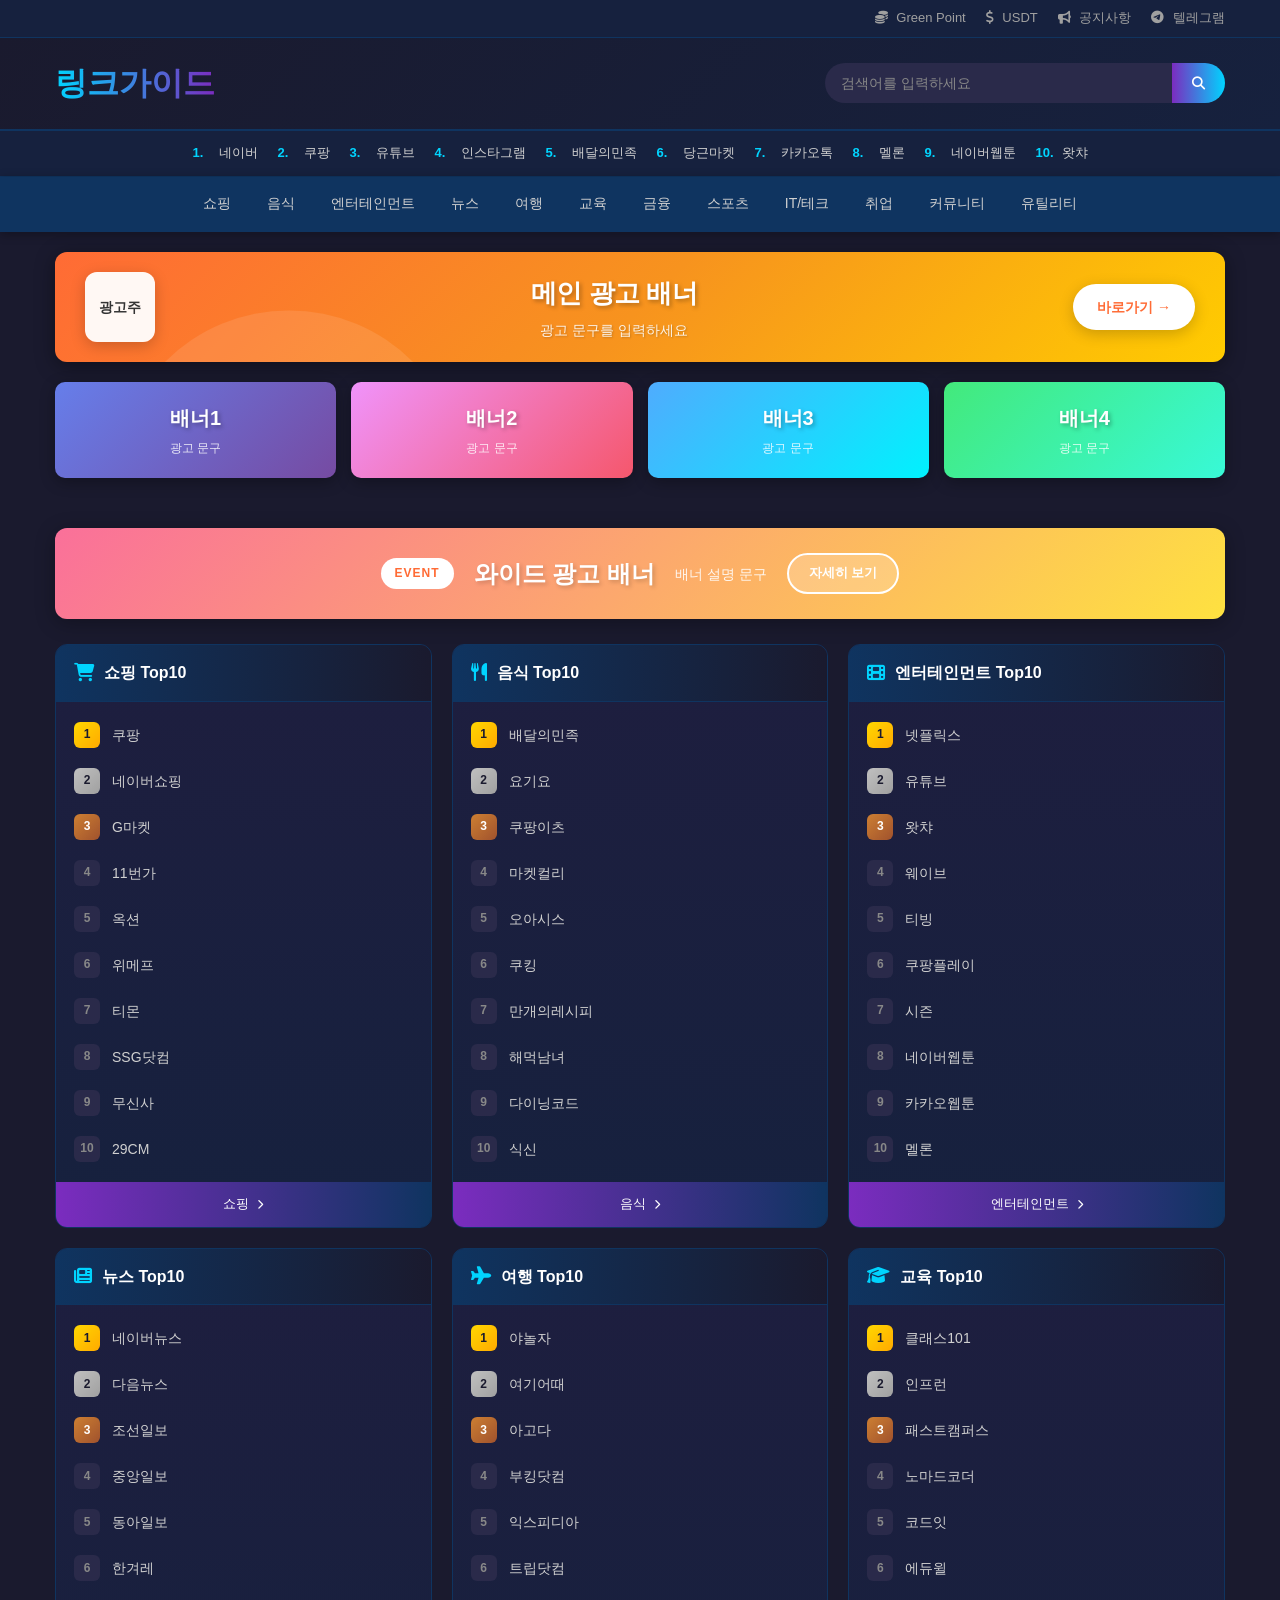
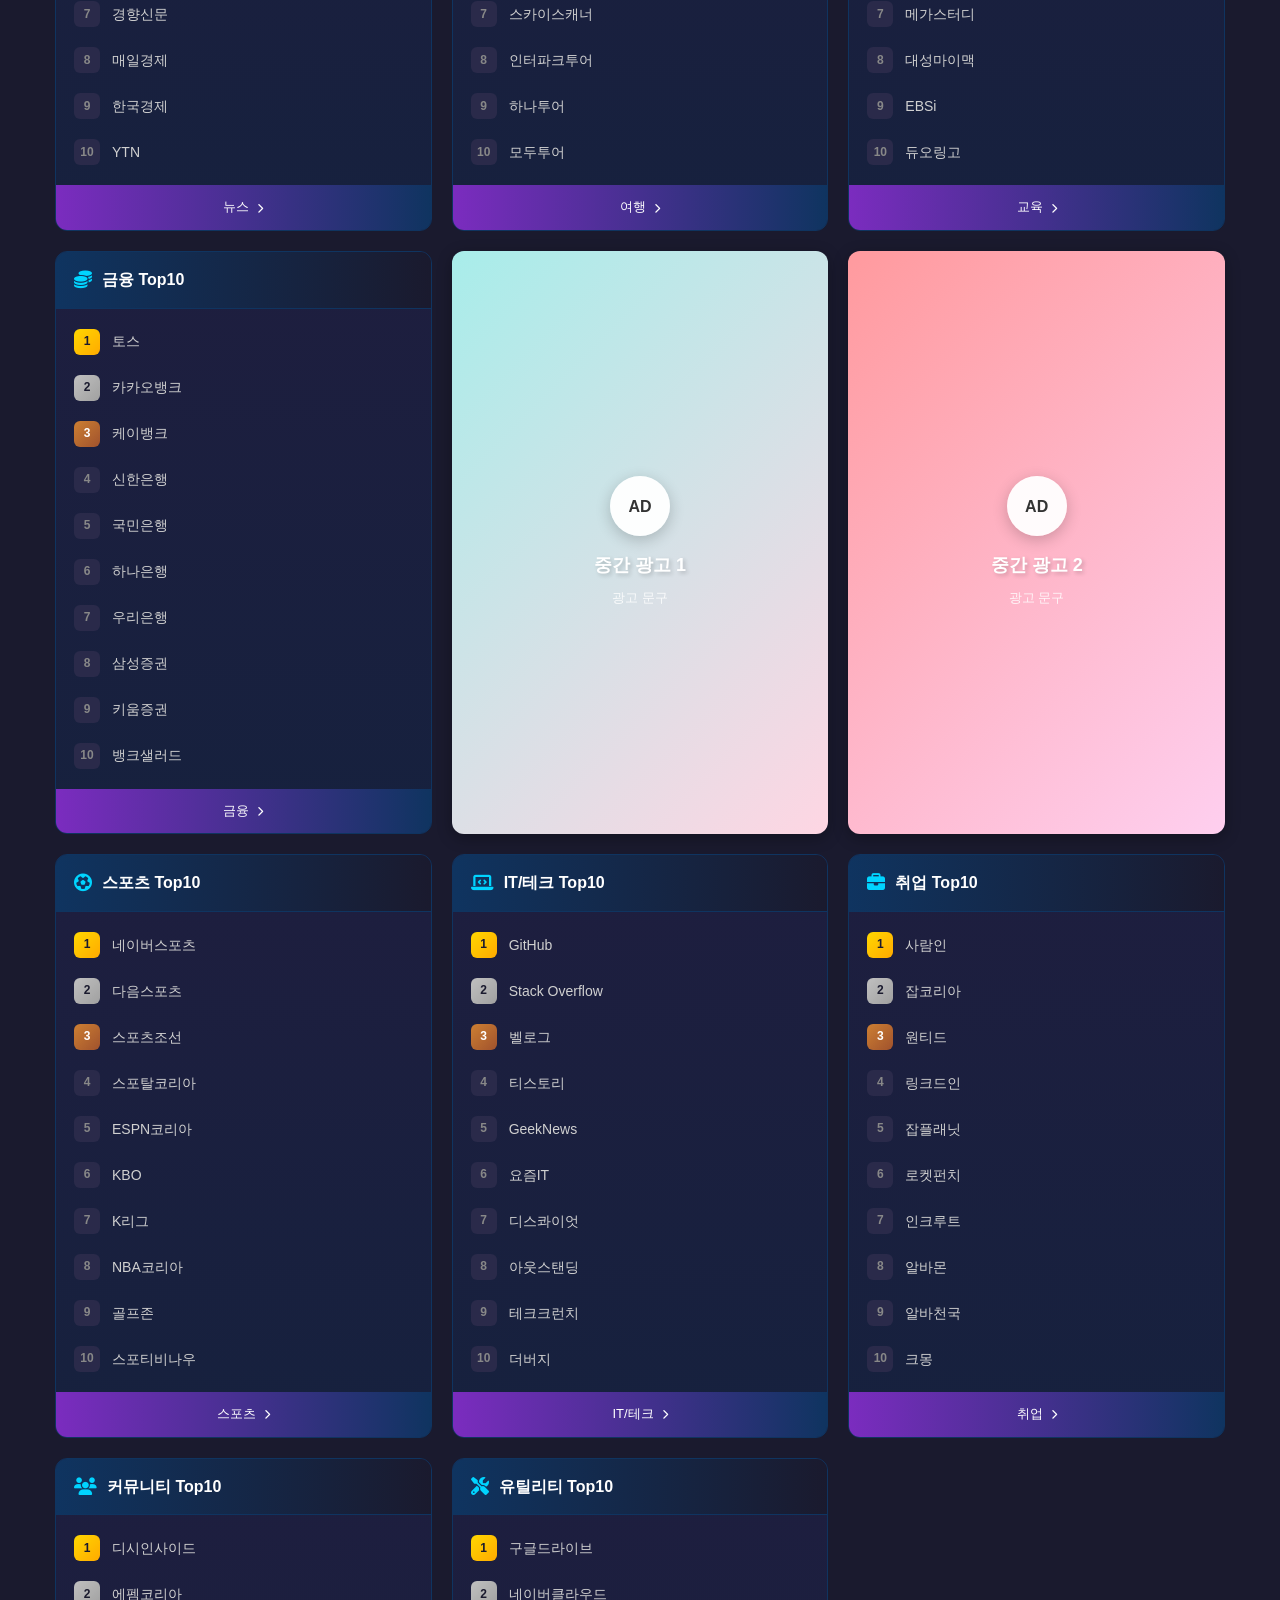
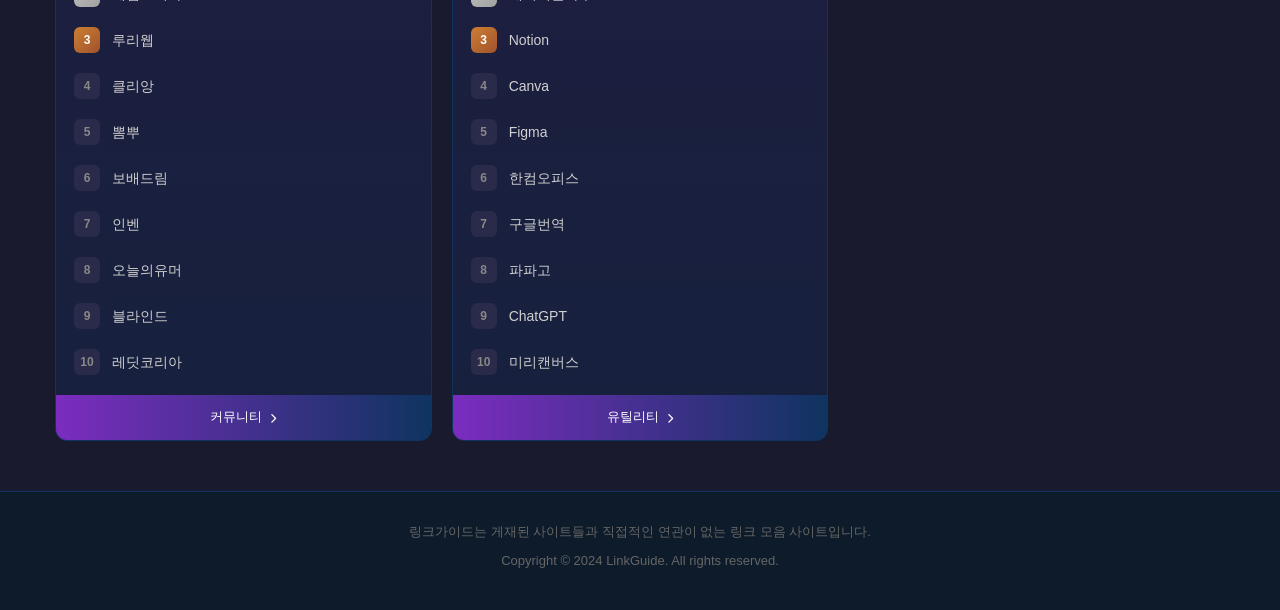
<file: index.html>
<!DOCTYPE html>
<html lang="ko">
<head>
    <meta charset="UTF-8">
    <meta name="viewport" content="width=device-width, initial-scale=1.0">
    <title>링크가이드 - 유용한 사이트 모음</title>
    <link rel="stylesheet" href="style.css">
    <link href="https://cdnjs.cloudflare.com/ajax/libs/font-awesome/6.4.0/css/all.min.css" rel="stylesheet">
</head>
<body>
    <!-- 상단 알림바 -->
    <div class="top-bar">
        <div class="container">
            <a href="green-point.html" class="top-link"><i class="fas fa-coins"></i> Green Point</a>
            <a href="usdt-sunpump.html" class="top-link"><i class="fas fa-dollar-sign"></i> USDT</a>
            <a href="#" class="top-link"><i class="fas fa-bullhorn"></i> 공지사항</a>
            <a href="https://t.me/GreenPoint_GRP" class="top-link" target="_blank" rel="noopener"><i class="fab fa-telegram"></i> 텔레그램</a>
        </div>
    </div>

    <!-- 헤더 -->
    <header class="header">
        <div class="container">
            <div class="logo">
                <a href="#">링크가이드</a>
            </div>
            <div class="search-box">
                <input type="text" placeholder="검색어를 입력하세요">
                <button><i class="fas fa-search"></i></button>
            </div>
        </div>
    </header>

    <!-- 인기 검색어 -->
    <div class="popular-keywords">
        <div class="container">
            <ol class="keyword-list">
                <li><a href="#">네이버</a></li>
                <li><a href="#">쿠팡</a></li>
                <li><a href="#">유튜브</a></li>
                <li><a href="#">인스타그램</a></li>
                <li><a href="#">배달의민족</a></li>
                <li><a href="#">당근마켓</a></li>
                <li><a href="#">카카오톡</a></li>
                <li><a href="#">멜론</a></li>
                <li><a href="#">네이버웹툰</a></li>
                <li><a href="#">왓챠</a></li>
            </ol>
        </div>
    </div>

    <!-- 네비게이션 -->
    <nav class="main-nav">
        <div class="container">
            <ul class="nav-list">
                <li><a href="#shopping" class="active">쇼핑</a></li>
                <li><a href="#food">음식</a></li>
                <li><a href="#entertainment">엔터테인먼트</a></li>
                <li><a href="#news">뉴스</a></li>
                <li><a href="#travel">여행</a></li>
                <li><a href="#education">교육</a></li>
                <li><a href="#finance">금융</a></li>
                <li><a href="#sports">스포츠</a></li>
                <li><a href="#tech">IT/테크</a></li>
                <li><a href="#jobs">취업</a></li>
                <li><a href="#community">커뮤니티</a></li>
                <li><a href="#utilities">유틸리티</a></li>
            </ul>
        </div>
    </nav>

    <!-- 메인 광고 배너 -->
    <div class="banner-area">
        <div class="container">
            <div class="main-banner big-banner">
                <a href="#">
                    <div class="banner-inner">
                        <div class="banner-logo">광고주</div>
                        <div class="banner-text-wrap">
                            <span class="banner-title">프리미엄 광고 배너</span>
                            <span class="banner-desc">여기에 광고 문구가 들어갑니다</span>
                        </div>
                        <div class="banner-cta">바로가기 →</div>
                    </div>
                </a>
            </div>
        </div>
    </div>

    <!-- 서브 배너 그리드 -->
    <div class="sub-banner-area">
        <div class="container">
            <div class="sub-banner-grid">
                <div class="sub-banner">
                    <a href="#">
                        <div class="sub-banner-inner gradient-1">
                            <span class="sub-banner-name">배너1</span>
                            <span class="sub-banner-text">광고 문구</span>
                        </div>
                    </a>
                </div>
                <div class="sub-banner">
                    <a href="#">
                        <div class="sub-banner-inner gradient-2">
                            <span class="sub-banner-name">배너2</span>
                            <span class="sub-banner-text">광고 문구</span>
                        </div>
                    </a>
                </div>
                <div class="sub-banner">
                    <a href="#">
                        <div class="sub-banner-inner gradient-3">
                            <span class="sub-banner-name">배너3</span>
                            <span class="sub-banner-text">광고 문구</span>
                        </div>
                    </a>
                </div>
                <div class="sub-banner">
                    <a href="#">
                        <div class="sub-banner-inner gradient-4">
                            <span class="sub-banner-name">배너4</span>
                            <span class="sub-banner-text">광고 문구</span>
                        </div>
                    </a>
                </div>
            </div>
        </div>
    </div>

    <!-- 메인 콘텐츠 -->
    <main class="main-content">
        <div class="container">
            
            <!-- 상단 풀와이드 배너 -->
            <div class="wide-banner-wrap">
                <a href="#" class="wide-banner gradient-5">
                    <div class="wide-banner-content">
                        <span class="wide-banner-badge">EVENT</span>
                        <span class="wide-banner-title">광고 배너 영역</span>
                        <span class="wide-banner-desc">배너 설명 문구가 들어갑니다</span>
                        <span class="wide-banner-btn">자세히 보기</span>
                    </div>
                </a>
            </div>

            <div class="sections-grid">
                
                <!-- 쇼핑 Top10 -->
                <section class="category-section" id="shopping">
                    <div class="section-header">
                        <i class="fas fa-shopping-cart"></i>
                        <h2>쇼핑 Top10</h2>
                    </div>
                    <ul class="rank-list">
                        <li class="rank-item">
                            <span class="rank-num rank-1">1</span>
                            <a href="#">쿠팡</a>
                        </li>
                        <li class="rank-item">
                            <span class="rank-num rank-2">2</span>
                            <a href="#">네이버쇼핑</a>
                        </li>
                        <li class="rank-item">
                            <span class="rank-num rank-3">3</span>
                            <a href="#">G마켓</a>
                        </li>
                        <li class="rank-item">
                            <span class="rank-num">4</span>
                            <a href="#">11번가</a>
                        </li>
                        <li class="rank-item">
                            <span class="rank-num">5</span>
                            <a href="#">옥션</a>
                        </li>
                        <li class="rank-item">
                            <span class="rank-num">6</span>
                            <a href="#">위메프</a>
                        </li>
                        <li class="rank-item">
                            <span class="rank-num">7</span>
                            <a href="#">티몬</a>
                        </li>
                        <li class="rank-item">
                            <span class="rank-num">8</span>
                            <a href="#">SSG닷컴</a>
                        </li>
                        <li class="rank-item">
                            <span class="rank-num">9</span>
                            <a href="#">무신사</a>
                        </li>
                        <li class="rank-item">
                            <span class="rank-num">10</span>
                            <a href="#">29CM</a>
                        </li>
                    </ul>
                    <a href="#" class="more-btn">쇼핑 <i class="fas fa-chevron-right"></i></a>
                </section>

                <!-- 음식 Top10 -->
                <section class="category-section" id="food">
                    <div class="section-header">
                        <i class="fas fa-utensils"></i>
                        <h2>음식 Top10</h2>
                    </div>
                    <ul class="rank-list">
                        <li class="rank-item">
                            <span class="rank-num rank-1">1</span>
                            <a href="#">배달의민족</a>
                        </li>
                        <li class="rank-item">
                            <span class="rank-num rank-2">2</span>
                            <a href="#">요기요</a>
                        </li>
                        <li class="rank-item">
                            <span class="rank-num rank-3">3</span>
                            <a href="#">쿠팡이츠</a>
                        </li>
                        <li class="rank-item">
                            <span class="rank-num">4</span>
                            <a href="#">마켓컬리</a>
                        </li>
                        <li class="rank-item">
                            <span class="rank-num">5</span>
                            <a href="#">오아시스</a>
                        </li>
                        <li class="rank-item">
                            <span class="rank-num">6</span>
                            <a href="#">쿠킹</a>
                        </li>
                        <li class="rank-item">
                            <span class="rank-num">7</span>
                            <a href="#">만개의레시피</a>
                        </li>
                        <li class="rank-item">
                            <span class="rank-num">8</span>
                            <a href="#">해먹남녀</a>
                        </li>
                        <li class="rank-item">
                            <span class="rank-num">9</span>
                            <a href="#">다이닝코드</a>
                        </li>
                        <li class="rank-item">
                            <span class="rank-num">10</span>
                            <a href="#">식신</a>
                        </li>
                    </ul>
                    <a href="#" class="more-btn">음식 <i class="fas fa-chevron-right"></i></a>
                </section>

                <!-- 엔터테인먼트 Top10 -->
                <section class="category-section" id="entertainment">
                    <div class="section-header">
                        <i class="fas fa-film"></i>
                        <h2>엔터테인먼트 Top10</h2>
                    </div>
                    <ul class="rank-list">
                        <li class="rank-item">
                            <span class="rank-num rank-1">1</span>
                            <a href="#">넷플릭스</a>
                        </li>
                        <li class="rank-item">
                            <span class="rank-num rank-2">2</span>
                            <a href="#">유튜브</a>
                        </li>
                        <li class="rank-item">
                            <span class="rank-num rank-3">3</span>
                            <a href="#">왓챠</a>
                        </li>
                        <li class="rank-item">
                            <span class="rank-num">4</span>
                            <a href="#">웨이브</a>
                        </li>
                        <li class="rank-item">
                            <span class="rank-num">5</span>
                            <a href="#">티빙</a>
                        </li>
                        <li class="rank-item">
                            <span class="rank-num">6</span>
                            <a href="#">쿠팡플레이</a>
                        </li>
                        <li class="rank-item">
                            <span class="rank-num">7</span>
                            <a href="#">시즌</a>
                        </li>
                        <li class="rank-item">
                            <span class="rank-num">8</span>
                            <a href="#">네이버웹툰</a>
                        </li>
                        <li class="rank-item">
                            <span class="rank-num">9</span>
                            <a href="#">카카오웹툰</a>
                        </li>
                        <li class="rank-item">
                            <span class="rank-num">10</span>
                            <a href="#">멜론</a>
                        </li>
                    </ul>
                    <a href="#" class="more-btn">엔터테인먼트 <i class="fas fa-chevron-right"></i></a>
                </section>

                <!-- 뉴스 Top10 -->
                <section class="category-section" id="news">
                    <div class="section-header">
                        <i class="fas fa-newspaper"></i>
                        <h2>뉴스 Top10</h2>
                    </div>
                    <ul class="rank-list">
                        <li class="rank-item">
                            <span class="rank-num rank-1">1</span>
                            <a href="#">네이버뉴스</a>
                        </li>
                        <li class="rank-item">
                            <span class="rank-num rank-2">2</span>
                            <a href="#">다음뉴스</a>
                        </li>
                        <li class="rank-item">
                            <span class="rank-num rank-3">3</span>
                            <a href="#">조선일보</a>
                        </li>
                        <li class="rank-item">
                            <span class="rank-num">4</span>
                            <a href="#">중앙일보</a>
                        </li>
                        <li class="rank-item">
                            <span class="rank-num">5</span>
                            <a href="#">동아일보</a>
                        </li>
                        <li class="rank-item">
                            <span class="rank-num">6</span>
                            <a href="#">한겨레</a>
                        </li>
                        <li class="rank-item">
                            <span class="rank-num">7</span>
                            <a href="#">경향신문</a>
                        </li>
                        <li class="rank-item">
                            <span class="rank-num">8</span>
                            <a href="#">매일경제</a>
                        </li>
                        <li class="rank-item">
                            <span class="rank-num">9</span>
                            <a href="#">한국경제</a>
                        </li>
                        <li class="rank-item">
                            <span class="rank-num">10</span>
                            <a href="#">YTN</a>
                        </li>
                    </ul>
                    <a href="#" class="more-btn">뉴스 <i class="fas fa-chevron-right"></i></a>
                </section>

                <!-- 여행 Top10 -->
                <section class="category-section" id="travel">
                    <div class="section-header">
                        <i class="fas fa-plane"></i>
                        <h2>여행 Top10</h2>
                    </div>
                    <ul class="rank-list">
                        <li class="rank-item">
                            <span class="rank-num rank-1">1</span>
                            <a href="#">야놀자</a>
                        </li>
                        <li class="rank-item">
                            <span class="rank-num rank-2">2</span>
                            <a href="#">여기어때</a>
                        </li>
                        <li class="rank-item">
                            <span class="rank-num rank-3">3</span>
                            <a href="#">아고다</a>
                        </li>
                        <li class="rank-item">
                            <span class="rank-num">4</span>
                            <a href="#">부킹닷컴</a>
                        </li>
                        <li class="rank-item">
                            <span class="rank-num">5</span>
                            <a href="#">익스피디아</a>
                        </li>
                        <li class="rank-item">
                            <span class="rank-num">6</span>
                            <a href="#">트립닷컴</a>
                        </li>
                        <li class="rank-item">
                            <span class="rank-num">7</span>
                            <a href="#">스카이스캐너</a>
                        </li>
                        <li class="rank-item">
                            <span class="rank-num">8</span>
                            <a href="#">인터파크투어</a>
                        </li>
                        <li class="rank-item">
                            <span class="rank-num">9</span>
                            <a href="#">하나투어</a>
                        </li>
                        <li class="rank-item">
                            <span class="rank-num">10</span>
                            <a href="#">모두투어</a>
                        </li>
                    </ul>
                    <a href="#" class="more-btn">여행 <i class="fas fa-chevron-right"></i></a>
                </section>

                <!-- 교육 Top10 -->
                <section class="category-section" id="education">
                    <div class="section-header">
                        <i class="fas fa-graduation-cap"></i>
                        <h2>교육 Top10</h2>
                    </div>
                    <ul class="rank-list">
                        <li class="rank-item">
                            <span class="rank-num rank-1">1</span>
                            <a href="#">클래스101</a>
                        </li>
                        <li class="rank-item">
                            <span class="rank-num rank-2">2</span>
                            <a href="#">인프런</a>
                        </li>
                        <li class="rank-item">
                            <span class="rank-num rank-3">3</span>
                            <a href="#">패스트캠퍼스</a>
                        </li>
                        <li class="rank-item">
                            <span class="rank-num">4</span>
                            <a href="#">노마드코더</a>
                        </li>
                        <li class="rank-item">
                            <span class="rank-num">5</span>
                            <a href="#">코드잇</a>
                        </li>
                        <li class="rank-item">
                            <span class="rank-num">6</span>
                            <a href="#">에듀윌</a>
                        </li>
                        <li class="rank-item">
                            <span class="rank-num">7</span>
                            <a href="#">메가스터디</a>
                        </li>
                        <li class="rank-item">
                            <span class="rank-num">8</span>
                            <a href="#">대성마이맥</a>
                        </li>
                        <li class="rank-item">
                            <span class="rank-num">9</span>
                            <a href="#">EBSi</a>
                        </li>
                        <li class="rank-item">
                            <span class="rank-num">10</span>
                            <a href="#">듀오링고</a>
                        </li>
                    </ul>
                    <a href="#" class="more-btn">교육 <i class="fas fa-chevron-right"></i></a>
                </section>

                <!-- 금융 Top10 -->
                <section class="category-section" id="finance">
                    <div class="section-header">
                        <i class="fas fa-coins"></i>
                        <h2>금융 Top10</h2>
                    </div>
                    <ul class="rank-list">
                        <li class="rank-item">
                            <span class="rank-num rank-1">1</span>
                            <a href="#">토스</a>
                        </li>
                        <li class="rank-item">
                            <span class="rank-num rank-2">2</span>
                            <a href="#">카카오뱅크</a>
                        </li>
                        <li class="rank-item">
                            <span class="rank-num rank-3">3</span>
                            <a href="#">케이뱅크</a>
                        </li>
                        <li class="rank-item">
                            <span class="rank-num">4</span>
                            <a href="#">신한은행</a>
                        </li>
                        <li class="rank-item">
                            <span class="rank-num">5</span>
                            <a href="#">국민은행</a>
                        </li>
                        <li class="rank-item">
                            <span class="rank-num">6</span>
                            <a href="#">하나은행</a>
                        </li>
                        <li class="rank-item">
                            <span class="rank-num">7</span>
                            <a href="#">우리은행</a>
                        </li>
                        <li class="rank-item">
                            <span class="rank-num">8</span>
                            <a href="#">삼성증권</a>
                        </li>
                        <li class="rank-item">
                            <span class="rank-num">9</span>
                            <a href="#">키움증권</a>
                        </li>
                        <li class="rank-item">
                            <span class="rank-num">10</span>
                            <a href="#">뱅크샐러드</a>
                        </li>
                    </ul>
                    <a href="#" class="more-btn">금융 <i class="fas fa-chevron-right"></i></a>
                </section>

                <!-- 중간 배너 -->
                <div class="mid-banner-wrap">
                    <a href="#" class="mid-banner">
                        <div class="mid-banner-inner gradient-6">
                            <span class="mid-banner-logo">AD</span>
                            <div class="mid-banner-text">
                                <span class="mid-title">중간 광고 배너</span>
                                <span class="mid-desc">광고 문구</span>
                            </div>
                        </div>
                    </a>
                </div>

                <div class="mid-banner-wrap">
                    <a href="#" class="mid-banner">
                        <div class="mid-banner-inner gradient-7">
                            <span class="mid-banner-logo">AD</span>
                            <div class="mid-banner-text">
                                <span class="mid-title">중간 광고 배너</span>
                                <span class="mid-desc">광고 문구</span>
                            </div>
                        </div>
                    </a>
                </div>

                <!-- 스포츠 Top10 -->
                <section class="category-section" id="sports">
                    <div class="section-header">
                        <i class="fas fa-futbol"></i>
                        <h2>스포츠 Top10</h2>
                    </div>
                    <ul class="rank-list">
                        <li class="rank-item">
                            <span class="rank-num rank-1">1</span>
                            <a href="#">네이버스포츠</a>
                        </li>
                        <li class="rank-item">
                            <span class="rank-num rank-2">2</span>
                            <a href="#">다음스포츠</a>
                        </li>
                        <li class="rank-item">
                            <span class="rank-num rank-3">3</span>
                            <a href="#">스포츠조선</a>
                        </li>
                        <li class="rank-item">
                            <span class="rank-num">4</span>
                            <a href="#">스포탈코리아</a>
                        </li>
                        <li class="rank-item">
                            <span class="rank-num">5</span>
                            <a href="#">ESPN코리아</a>
                        </li>
                        <li class="rank-item">
                            <span class="rank-num">6</span>
                            <a href="#">KBO</a>
                        </li>
                        <li class="rank-item">
                            <span class="rank-num">7</span>
                            <a href="#">K리그</a>
                        </li>
                        <li class="rank-item">
                            <span class="rank-num">8</span>
                            <a href="#">NBA코리아</a>
                        </li>
                        <li class="rank-item">
                            <span class="rank-num">9</span>
                            <a href="#">골프존</a>
                        </li>
                        <li class="rank-item">
                            <span class="rank-num">10</span>
                            <a href="#">스포티비나우</a>
                        </li>
                    </ul>
                    <a href="#" class="more-btn">스포츠 <i class="fas fa-chevron-right"></i></a>
                </section>

                <!-- IT/테크 Top10 -->
                <section class="category-section" id="tech">
                    <div class="section-header">
                        <i class="fas fa-laptop-code"></i>
                        <h2>IT/테크 Top10</h2>
                    </div>
                    <ul class="rank-list">
                        <li class="rank-item">
                            <span class="rank-num rank-1">1</span>
                            <a href="#">GitHub</a>
                        </li>
                        <li class="rank-item">
                            <span class="rank-num rank-2">2</span>
                            <a href="#">Stack Overflow</a>
                        </li>
                        <li class="rank-item">
                            <span class="rank-num rank-3">3</span>
                            <a href="#">벨로그</a>
                        </li>
                        <li class="rank-item">
                            <span class="rank-num">4</span>
                            <a href="#">티스토리</a>
                        </li>
                        <li class="rank-item">
                            <span class="rank-num">5</span>
                            <a href="#">GeekNews</a>
                        </li>
                        <li class="rank-item">
                            <span class="rank-num">6</span>
                            <a href="#">요즘IT</a>
                        </li>
                        <li class="rank-item">
                            <span class="rank-num">7</span>
                            <a href="#">디스콰이엇</a>
                        </li>
                        <li class="rank-item">
                            <span class="rank-num">8</span>
                            <a href="#">아웃스탠딩</a>
                        </li>
                        <li class="rank-item">
                            <span class="rank-num">9</span>
                            <a href="#">테크크런치</a>
                        </li>
                        <li class="rank-item">
                            <span class="rank-num">10</span>
                            <a href="#">더버지</a>
                        </li>
                    </ul>
                    <a href="#" class="more-btn">IT/테크 <i class="fas fa-chevron-right"></i></a>
                </section>

                <!-- 취업 Top10 -->
                <section class="category-section" id="jobs">
                    <div class="section-header">
                        <i class="fas fa-briefcase"></i>
                        <h2>취업 Top10</h2>
                    </div>
                    <ul class="rank-list">
                        <li class="rank-item">
                            <span class="rank-num rank-1">1</span>
                            <a href="#">사람인</a>
                        </li>
                        <li class="rank-item">
                            <span class="rank-num rank-2">2</span>
                            <a href="#">잡코리아</a>
                        </li>
                        <li class="rank-item">
                            <span class="rank-num rank-3">3</span>
                            <a href="#">원티드</a>
                        </li>
                        <li class="rank-item">
                            <span class="rank-num">4</span>
                            <a href="#">링크드인</a>
                        </li>
                        <li class="rank-item">
                            <span class="rank-num">5</span>
                            <a href="#">잡플래닛</a>
                        </li>
                        <li class="rank-item">
                            <span class="rank-num">6</span>
                            <a href="#">로켓펀치</a>
                        </li>
                        <li class="rank-item">
                            <span class="rank-num">7</span>
                            <a href="#">인크루트</a>
                        </li>
                        <li class="rank-item">
                            <span class="rank-num">8</span>
                            <a href="#">알바몬</a>
                        </li>
                        <li class="rank-item">
                            <span class="rank-num">9</span>
                            <a href="#">알바천국</a>
                        </li>
                        <li class="rank-item">
                            <span class="rank-num">10</span>
                            <a href="#">크몽</a>
                        </li>
                    </ul>
                    <a href="#" class="more-btn">취업 <i class="fas fa-chevron-right"></i></a>
                </section>

                <!-- 커뮤니티 Top10 -->
                <section class="category-section" id="community">
                    <div class="section-header">
                        <i class="fas fa-users"></i>
                        <h2>커뮤니티 Top10</h2>
                    </div>
                    <ul class="rank-list">
                        <li class="rank-item">
                            <span class="rank-num rank-1">1</span>
                            <a href="#">디시인사이드</a>
                        </li>
                        <li class="rank-item">
                            <span class="rank-num rank-2">2</span>
                            <a href="#">에펨코리아</a>
                        </li>
                        <li class="rank-item">
                            <span class="rank-num rank-3">3</span>
                            <a href="#">루리웹</a>
                        </li>
                        <li class="rank-item">
                            <span class="rank-num">4</span>
                            <a href="#">클리앙</a>
                        </li>
                        <li class="rank-item">
                            <span class="rank-num">5</span>
                            <a href="#">뽐뿌</a>
                        </li>
                        <li class="rank-item">
                            <span class="rank-num">6</span>
                            <a href="#">보배드림</a>
                        </li>
                        <li class="rank-item">
                            <span class="rank-num">7</span>
                            <a href="#">인벤</a>
                        </li>
                        <li class="rank-item">
                            <span class="rank-num">8</span>
                            <a href="#">오늘의유머</a>
                        </li>
                        <li class="rank-item">
                            <span class="rank-num">9</span>
                            <a href="#">블라인드</a>
                        </li>
                        <li class="rank-item">
                            <span class="rank-num">10</span>
                            <a href="#">레딧코리아</a>
                        </li>
                    </ul>
                    <a href="#" class="more-btn">커뮤니티 <i class="fas fa-chevron-right"></i></a>
                </section>

                <!-- 유틸리티 Top10 -->
                <section class="category-section" id="utilities">
                    <div class="section-header">
                        <i class="fas fa-tools"></i>
                        <h2>유틸리티 Top10</h2>
                    </div>
                    <ul class="rank-list">
                        <li class="rank-item">
                            <span class="rank-num rank-1">1</span>
                            <a href="#">구글드라이브</a>
                        </li>
                        <li class="rank-item">
                            <span class="rank-num rank-2">2</span>
                            <a href="#">네이버클라우드</a>
                        </li>
                        <li class="rank-item">
                            <span class="rank-num rank-3">3</span>
                            <a href="#">Notion</a>
                        </li>
                        <li class="rank-item">
                            <span class="rank-num">4</span>
                            <a href="#">Canva</a>
                        </li>
                        <li class="rank-item">
                            <span class="rank-num">5</span>
                            <a href="#">Figma</a>
                        </li>
                        <li class="rank-item">
                            <span class="rank-num">6</span>
                            <a href="#">한컴오피스</a>
                        </li>
                        <li class="rank-item">
                            <span class="rank-num">7</span>
                            <a href="#">구글번역</a>
                        </li>
                        <li class="rank-item">
                            <span class="rank-num">8</span>
                            <a href="#">파파고</a>
                        </li>
                        <li class="rank-item">
                            <span class="rank-num">9</span>
                            <a href="#">ChatGPT</a>
                        </li>
                        <li class="rank-item">
                            <span class="rank-num">10</span>
                            <a href="#">미리캔버스</a>
                        </li>
                    </ul>
                    <a href="#" class="more-btn">유틸리티 <i class="fas fa-chevron-right"></i></a>
                </section>

            </div>
        </div>
    </main>

    <!-- 푸터 -->
    <footer class="footer">
        <div class="container">
            <p>링크가이드는 게재된 사이트들과 직접적인 연관이 없는 링크 모음 사이트입니다.</p>
            <p>Copyright © 2024 LinkGuide. All rights reserved.</p>
        </div>
        <button class="scroll-top" onclick="window.scrollTo({top: 0, behavior: 'smooth'})">
            <i class="fas fa-chevron-up"></i>
        </button>
    </footer>

    <script src="banners.js"></script>
    <script src="script.js"></script>
</body>
</html>
</file>
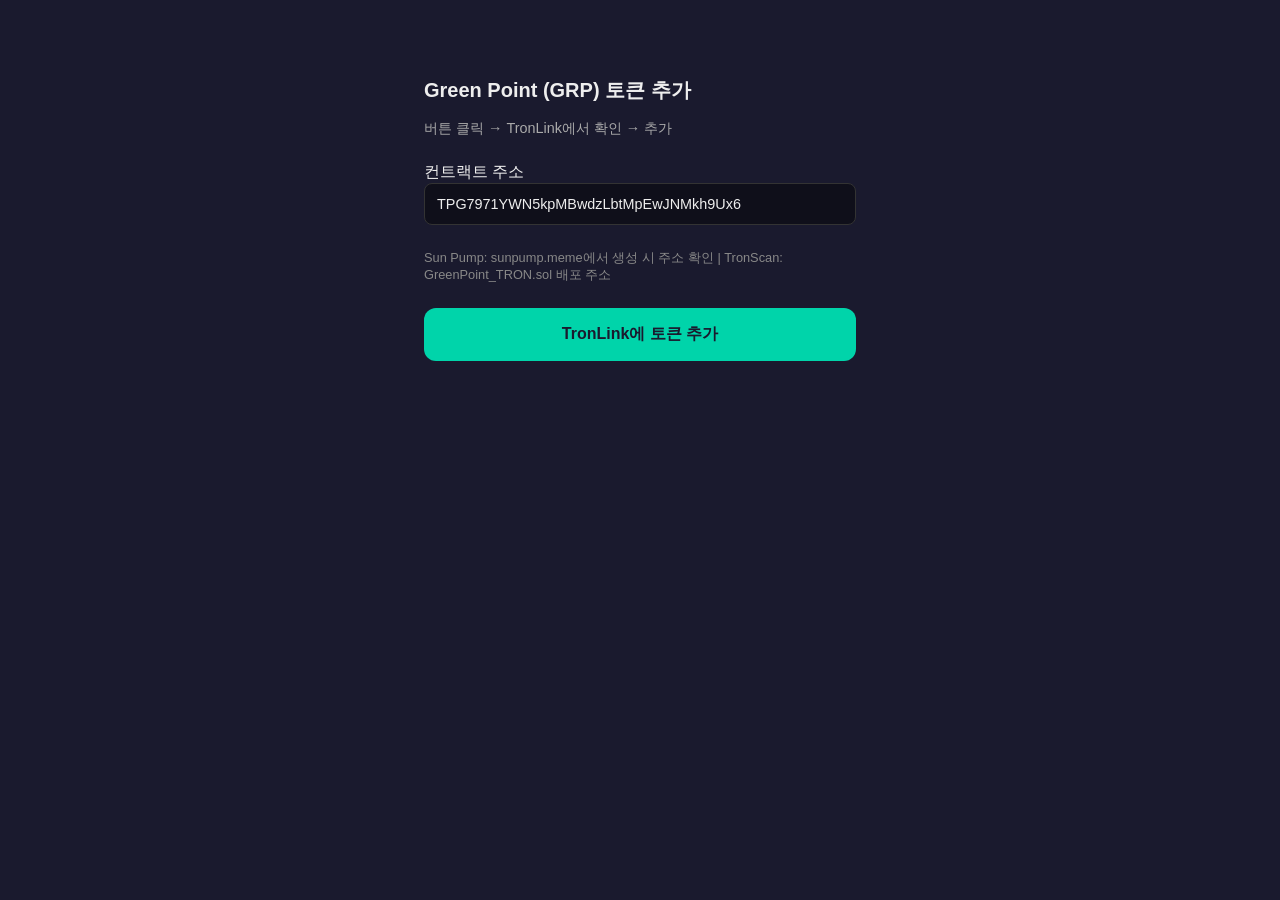
<file: add-token.html>
<!DOCTYPE html>
<html lang="ko">
<head>
    <meta charset="UTF-8">
    <meta name="viewport" content="width=device-width, initial-scale=1.0">
    <title>Green Point (GRP) 토큰 추가 - TronLink</title>
    <style>
        * { box-sizing: border-box; }
        body {
            font-family: 'Segoe UI', sans-serif;
            max-width: 480px;
            margin: 40px auto;
            padding: 24px;
            background: #1a1a2e;
            color: #eee;
            border-radius: 16px;
        }
        h1 { font-size: 1.25rem; margin-bottom: 8px; }
        p { color: #aaa; font-size: 0.9rem; margin-bottom: 24px; }
        input {
            width: 100%;
            padding: 12px;
            margin-bottom: 12px;
            border: 1px solid #333;
            border-radius: 8px;
            background: #0f0f1a;
            color: #eee;
            font-size: 0.9rem;
        }
        button {
            width: 100%;
            padding: 16px;
            background: #00d4aa;
            color: #1a1a2e;
            border: none;
            border-radius: 12px;
            font-size: 1rem;
            font-weight: 600;
            cursor: pointer;
        }
        button:hover { background: #00e6bb; }
        button:disabled { background: #444; color: #888; cursor: not-allowed; }
        .msg { margin-top: 16px; padding: 12px; border-radius: 8px; font-size: 0.9rem; }
        .ok { background: #0d3d2d; color: #00d4aa; }
        .err { background: #3d1d0d; color: #ff6b6b; }
    </style>
</head>
<body>
    <h1>Green Point (GRP) 토큰 추가</h1>
    <p>버튼 클릭 → TronLink에서 확인 → 추가</p>

    <label>컨트랙트 주소</label>
    <input type="text" id="addr" value="TPG7971YWN5kpMBwdzLbtMpEwJNMkh9Ux6" placeholder="T로 시작">
    <p style="font-size:0.8rem;color:#888">Sun Pump: sunpump.meme에서 생성 시 주소 확인 | TronScan: GreenPoint_TRON.sol 배포 주소</p>

    <button id="btn">TronLink에 토큰 추가</button>
    <div id="msg"></div>

    <script>
        const addrInput = document.getElementById('addr');
        const btn = document.getElementById('btn');
        const msg = document.getElementById('msg');

        function show(txt, isErr) {
            msg.className = 'msg ' + (isErr ? 'err' : 'ok');
            msg.textContent = txt;
        }

        btn.onclick = async function() {
            const contractAddr = addrInput.value.trim();
            if (!contractAddr || !contractAddr.startsWith('T')) {
                show('컨트랙트 주소를 입력하세요 (T로 시작)', true);
                return;
            }

            if (!window.tronWeb || !window.tronWeb.defaultAddress?.base58) {
                show('TronLink를 설치하고 지갑을 연결하세요.', true);
                return;
            }

            btn.disabled = true;
            show('처리 중...');

            try {
                await window.tronWeb.request({
                    method: 'wallet_watchAsset',
                    params: {
                        type: 'trc20',
                        options: { address: contractAddr }
                    }
                });
                show('토큰이 추가되었습니다. TronLink에서 확인하세요.');
            } catch (e) {
                if (e.code === 4001) show('사용자가 취소했습니다.');
                else show('오류: ' + (e.message || e));
            }
            btn.disabled = false;
        };
    </script>
</body>
</html>
</file>
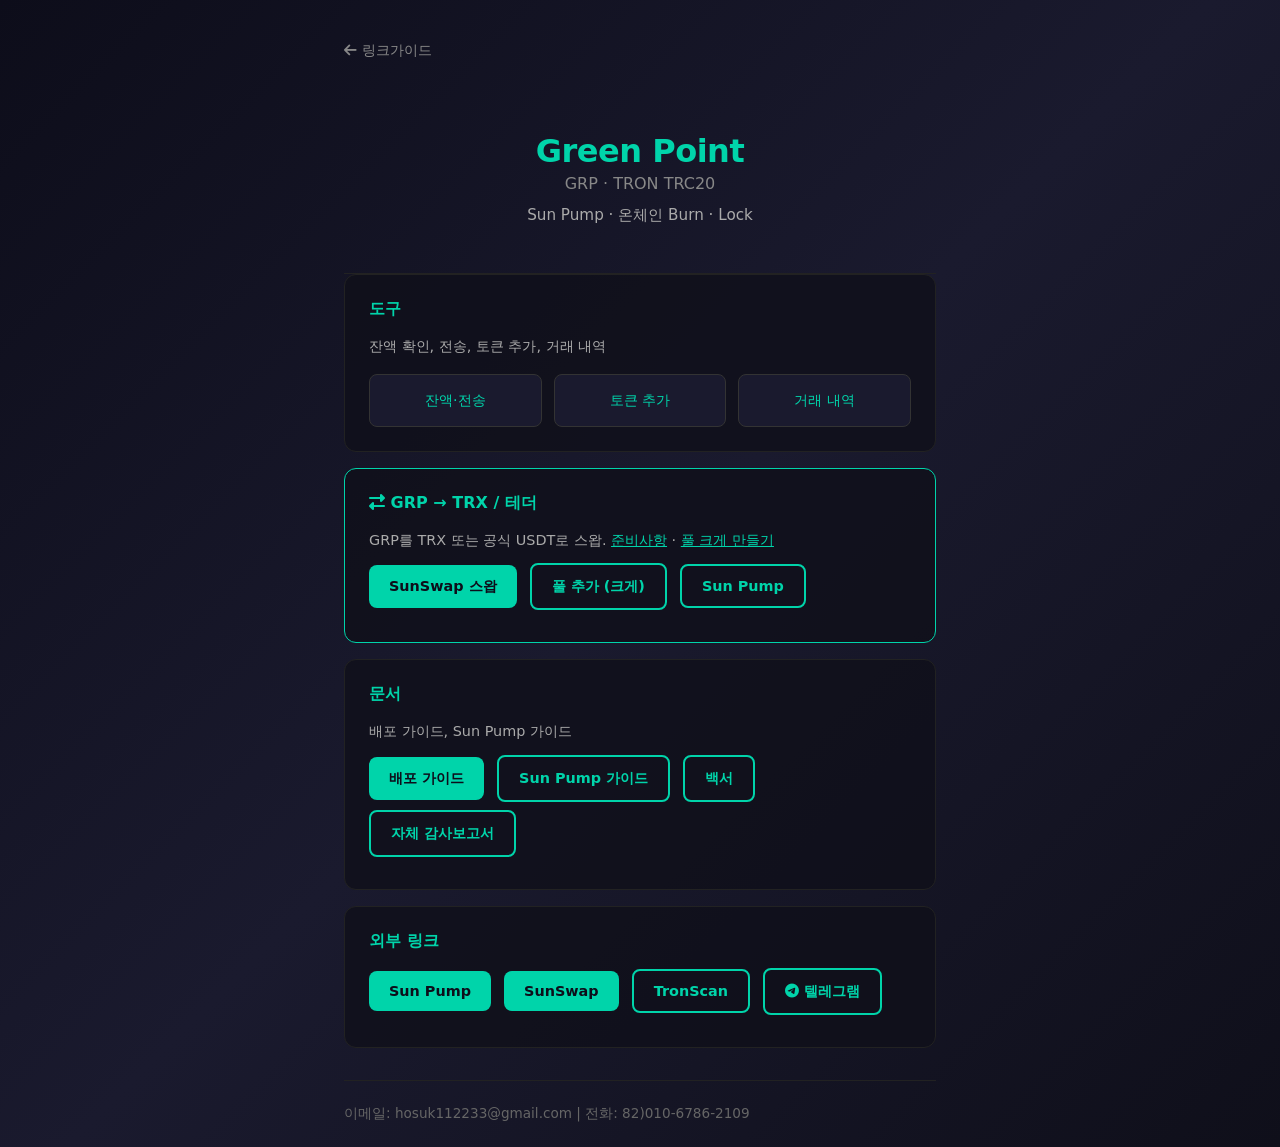
<file: green-point.html>
<!DOCTYPE html>
<html lang="ko">
<head>
    <meta charset="UTF-8">
    <meta name="viewport" content="width=device-width, initial-scale=1.0">
    <title>Green Point (GRP) — TRON TRC20 토큰</title>
    <link href="https://cdnjs.cloudflare.com/ajax/libs/font-awesome/6.4.0/css/all.min.css" rel="stylesheet">
    <style>
        * { box-sizing: border-box; }
        body {
            font-family: 'Segoe UI', system-ui, sans-serif;
            margin: 0;
            padding: 0;
            background: linear-gradient(135deg, #0d0d1a 0%, #1a1a2e 50%, #0f0f1a 100%);
            color: #eee;
            min-height: 100vh;
        }
        .container { max-width: 640px; margin: 0 auto; padding: 24px; }
        .header {
            text-align: center;
            padding: 48px 24px 32px;
            border-bottom: 1px solid #222;
        }
        .logo { font-size: 2rem; font-weight: 700; color: #00d4aa; letter-spacing: -0.5px; }
        .symbol { font-size: 1rem; color: #888; margin-top: 4px; }
        .tagline { color: #aaa; font-size: 0.95rem; margin-top: 12px; }
        .card {
            background: rgba(15,15,26,0.8);
            border: 1px solid #222;
            border-radius: 12px;
            padding: 24px;
            margin-bottom: 16px;
        }
        .card h2 { font-size: 1rem; color: #00d4aa; margin: 0 0 16px; }
        .card p { color: #aaa; font-size: 0.9rem; margin: 0 0 12px; line-height: 1.5; }
        a.btn {
            display: inline-block;
            padding: 12px 20px;
            background: #00d4aa;
            color: #0d0d1a;
            border-radius: 8px;
            text-decoration: none;
            font-weight: 600;
            font-size: 0.9rem;
            margin-right: 8px;
            margin-bottom: 8px;
            transition: background 0.2s;
        }
        a.btn:hover { background: #00e6bb; }
        a.btn-outline {
            background: transparent;
            border: 2px solid #00d4aa;
            color: #00d4aa;
        }
        a.btn-outline:hover { background: rgba(0,212,170,0.1); }
        .grid { display: grid; grid-template-columns: repeat(auto-fill, minmax(140px, 1fr)); gap: 12px; margin-top: 16px; }
        .grid a {
            display: block;
            padding: 16px;
            background: #1a1a2e;
            border: 1px solid #333;
            border-radius: 8px;
            color: #00d4aa;
            text-decoration: none;
            font-size: 0.9rem;
            text-align: center;
            transition: border-color 0.2s;
        }
        .grid a:hover { border-color: #00d4aa; }
        .back { margin-bottom: 24px; }
        .back a { color: #888; text-decoration: none; font-size: 0.9rem; }
        .back a:hover { color: #00d4aa; }
        .contact { font-size: 0.85rem; color: #666; margin-top: 32px; padding-top: 24px; border-top: 1px solid #222; }
    </style>
</head>
<body>
    <div class="container">
        <p class="back"><a href="index.html"><i class="fas fa-arrow-left"></i> 링크가이드</a></p>

        <header class="header">
            <div class="logo">Green Point</div>
            <div class="symbol">GRP · TRON TRC20</div>
            <p class="tagline">Sun Pump · 온체인 Burn · Lock</p>
        </header>

        <div class="card">
            <h2>도구</h2>
            <p>잔액 확인, 전송, 토큰 추가, 거래 내역</p>
            <div class="grid">
                <a href="token-receive.html">잔액·전송</a>
                <a href="add-token.html">토큰 추가</a>
                <a href="tx-history.html">거래 내역</a>
            </div>
        </div>

        <div class="card" style="border-color:#00d4aa;">
            <h2><i class="fas fa-exchange-alt"></i> GRP → TRX / 테더</h2>
            <p>GRP를 TRX 또는 공식 USDT로 스왑. <a href="GRP_TRX_테더_전환_준비사항.md" style="color:#00d4aa">준비사항</a> · <a href="GRP_TRX_풀_크게_만들기.md" style="color:#00d4aa">풀 크게 만들기</a></p>
            <a href="https://sunswap.com" class="btn" target="_blank" rel="noopener">SunSwap 스왑</a>
            <a href="https://sunswap.com/?tokenAddress=TPG7971YWN5kpMBwdzLbtMpEwJNMkh9Ux6&type=add" class="btn btn-outline" target="_blank" rel="noopener">풀 추가 (크게)</a>
            <a href="https://sunpump.meme" class="btn btn-outline" target="_blank" rel="noopener">Sun Pump</a>
        </div>

        <div class="card">
            <h2>문서</h2>
            <p>배포 가이드, Sun Pump 가이드</p>
            <a href="GreenPoint_전체_배포_가이드.md" class="btn">배포 가이드</a>
            <a href="SunPump_완전_가이드.md" class="btn btn-outline">Sun Pump 가이드</a>
            <a href="GreenPoint_Whitepaper.md" class="btn btn-outline">백서</a>
            <a href="GreenPoint_자체_보안_검토.md" class="btn btn-outline">자체 감사보고서</a>
        </div>

        <div class="card">
            <h2>외부 링크</h2>
            <a href="https://sunpump.meme" class="btn" target="_blank" rel="noopener">Sun Pump</a>
            <a href="https://sunswap.com" class="btn" target="_blank" rel="noopener">SunSwap</a>
            <a href="https://tronscan.org/#/contract/TPG7971YWN5kpMBwdzLbtMpEwJNMkh9Ux6" class="btn btn-outline" target="_blank" rel="noopener">TronScan</a>
            <a href="https://t.me/GreenPoint_GRP" class="btn btn-outline" target="_blank" rel="noopener"><i class="fab fa-telegram"></i> 텔레그램</a>
        </div>

        <div class="contact">
            이메일: hosuk112233@gmail.com | 전화: 82)010-6786-2109
        </div>
    </div>
</body>
</html>
</file>
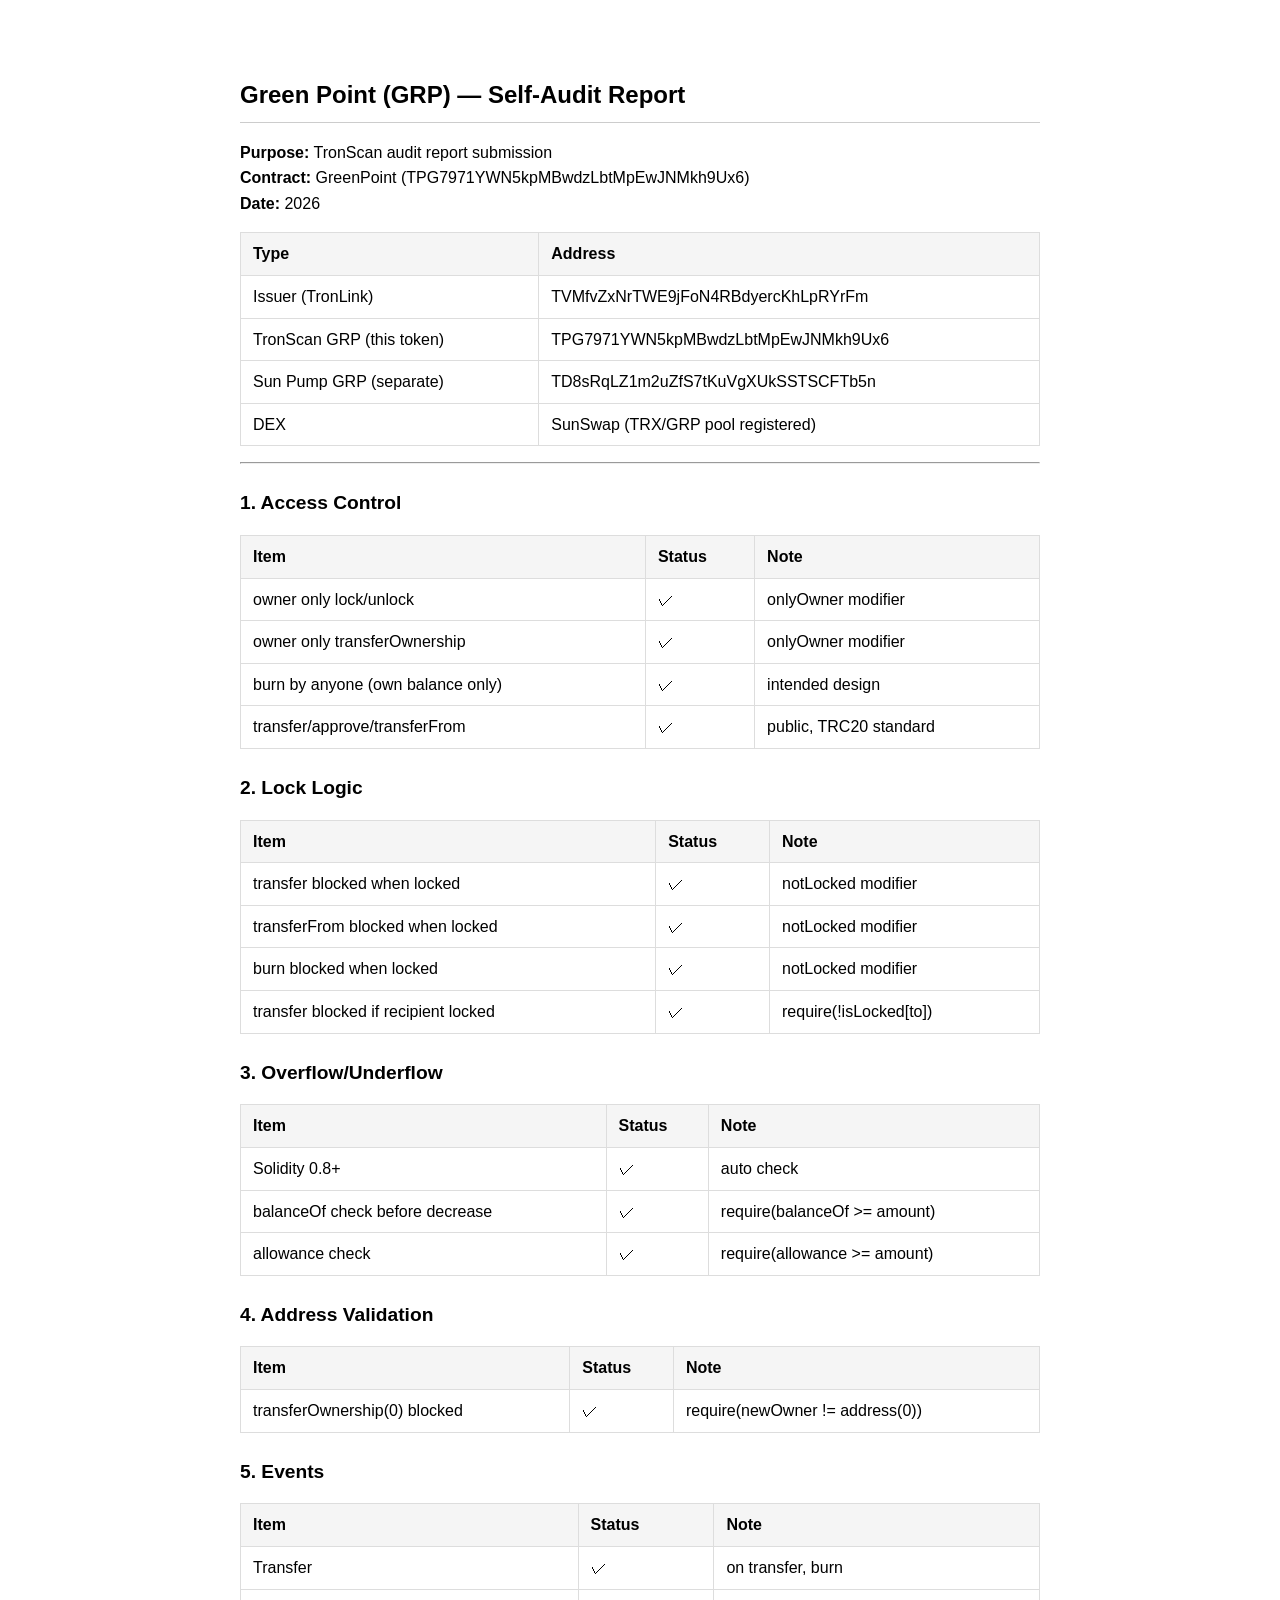
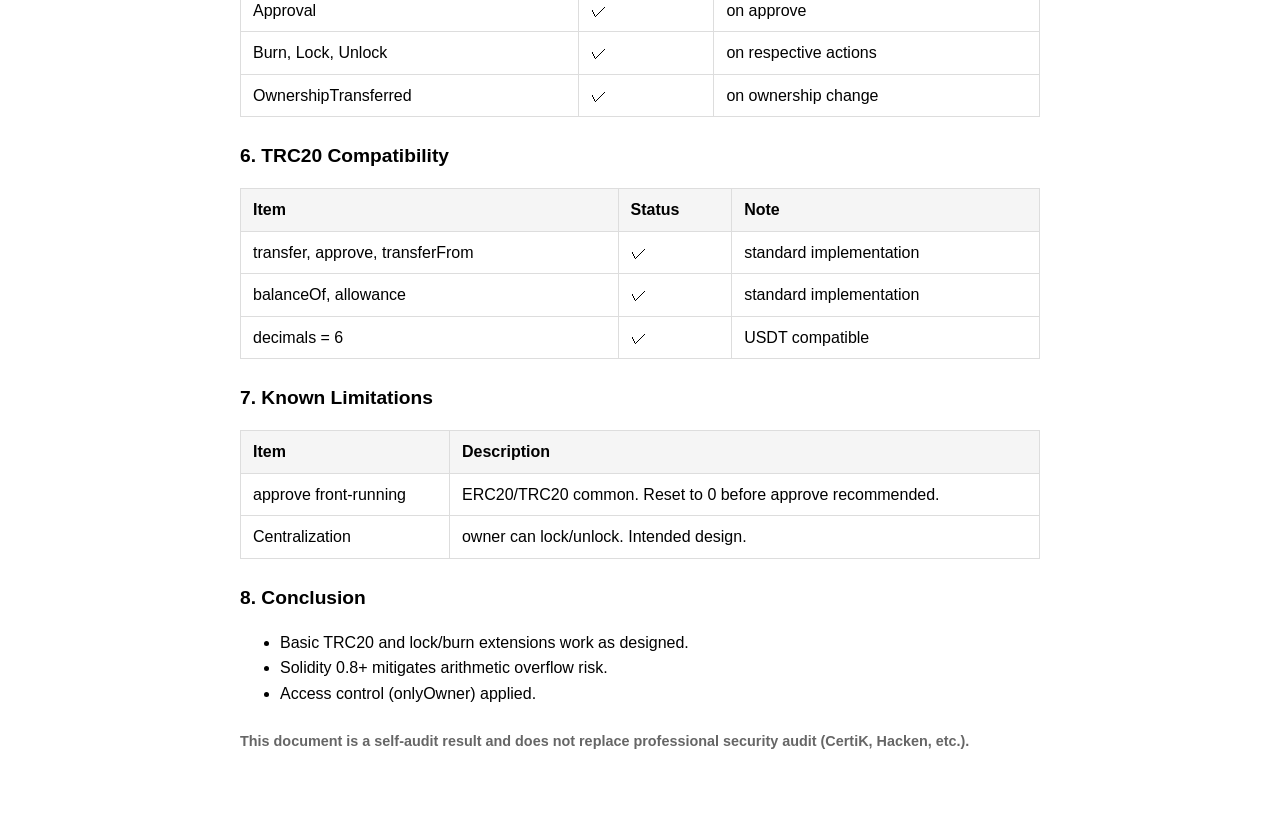
<file: GreenPoint_자체_보안_검토_PDF용.html>
<!DOCTYPE html>
<html lang="ko">
<head>
  <meta charset="UTF-8">
  <title>Green Point (GRP) — Self-Audit Report</title>
  <style>
    body { font-family: Arial, sans-serif; max-width: 800px; margin: 40px auto; padding: 20px; line-height: 1.6; }
    h1 { font-size: 1.5em; border-bottom: 1px solid #ccc; padding-bottom: 8px; }
    h2 { font-size: 1.2em; margin-top: 24px; }
    table { border-collapse: collapse; width: 100%; margin: 16px 0; }
    th, td { border: 1px solid #ddd; padding: 8px 12px; text-align: left; }
    th { background: #f5f5f5; }
    p { margin: 8px 0; }
    .note { font-size: 0.9em; color: #666; margin-top: 24px; }
    @media print { body { margin: 20px; } }
  </style>
</head>
<body>

<h1>Green Point (GRP) — Self-Audit Report</h1>
<p><strong>Purpose:</strong> TronScan audit report submission<br>
<strong>Contract:</strong> GreenPoint (TPG7971YWN5kpMBwdzLbtMpEwJNMkh9Ux6)<br>
<strong>Date:</strong> 2026</p>
<table>
  <tr><th>Type</th><th>Address</th></tr>
  <tr><td>Issuer (TronLink)</td><td>TVMfvZxNrTWE9jFoN4RBdyercKhLpRYrFm</td></tr>
  <tr><td>TronScan GRP (this token)</td><td>TPG7971YWN5kpMBwdzLbtMpEwJNMkh9Ux6</td></tr>
  <tr><td>Sun Pump GRP (separate)</td><td>TD8sRqLZ1m2uZfS7tKuVgXUkSSTSCFTb5n</td></tr>
  <tr><td>DEX</td><td>SunSwap (TRX/GRP pool registered)</td></tr>
</table>
<hr>

<h2>1. Access Control</h2>
<table>
  <tr><th>Item</th><th>Status</th><th>Note</th></tr>
  <tr><td>owner only lock/unlock</td><td>✓</td><td>onlyOwner modifier</td></tr>
  <tr><td>owner only transferOwnership</td><td>✓</td><td>onlyOwner modifier</td></tr>
  <tr><td>burn by anyone (own balance only)</td><td>✓</td><td>intended design</td></tr>
  <tr><td>transfer/approve/transferFrom</td><td>✓</td><td>public, TRC20 standard</td></tr>
</table>

<h2>2. Lock Logic</h2>
<table>
  <tr><th>Item</th><th>Status</th><th>Note</th></tr>
  <tr><td>transfer blocked when locked</td><td>✓</td><td>notLocked modifier</td></tr>
  <tr><td>transferFrom blocked when locked</td><td>✓</td><td>notLocked modifier</td></tr>
  <tr><td>burn blocked when locked</td><td>✓</td><td>notLocked modifier</td></tr>
  <tr><td>transfer blocked if recipient locked</td><td>✓</td><td>require(!isLocked[to])</td></tr>
</table>

<h2>3. Overflow/Underflow</h2>
<table>
  <tr><th>Item</th><th>Status</th><th>Note</th></tr>
  <tr><td>Solidity 0.8+</td><td>✓</td><td>auto check</td></tr>
  <tr><td>balanceOf check before decrease</td><td>✓</td><td>require(balanceOf >= amount)</td></tr>
  <tr><td>allowance check</td><td>✓</td><td>require(allowance >= amount)</td></tr>
</table>

<h2>4. Address Validation</h2>
<table>
  <tr><th>Item</th><th>Status</th><th>Note</th></tr>
  <tr><td>transferOwnership(0) blocked</td><td>✓</td><td>require(newOwner != address(0))</td></tr>
</table>

<h2>5. Events</h2>
<table>
  <tr><th>Item</th><th>Status</th><th>Note</th></tr>
  <tr><td>Transfer</td><td>✓</td><td>on transfer, burn</td></tr>
  <tr><td>Approval</td><td>✓</td><td>on approve</td></tr>
  <tr><td>Burn, Lock, Unlock</td><td>✓</td><td>on respective actions</td></tr>
  <tr><td>OwnershipTransferred</td><td>✓</td><td>on ownership change</td></tr>
</table>

<h2>6. TRC20 Compatibility</h2>
<table>
  <tr><th>Item</th><th>Status</th><th>Note</th></tr>
  <tr><td>transfer, approve, transferFrom</td><td>✓</td><td>standard implementation</td></tr>
  <tr><td>balanceOf, allowance</td><td>✓</td><td>standard implementation</td></tr>
  <tr><td>decimals = 6</td><td>✓</td><td>USDT compatible</td></tr>
</table>

<h2>7. Known Limitations</h2>
<table>
  <tr><th>Item</th><th>Description</th></tr>
  <tr><td>approve front-running</td><td>ERC20/TRC20 common. Reset to 0 before approve recommended.</td></tr>
  <tr><td>Centralization</td><td>owner can lock/unlock. Intended design.</td></tr>
</table>

<h2>8. Conclusion</h2>
<ul>
  <li>Basic TRC20 and lock/burn extensions work as designed.</li>
  <li>Solidity 0.8+ mitigates arithmetic overflow risk.</li>
  <li>Access control (onlyOwner) applied.</li>
</ul>

<p class="note"><strong>This document is a self-audit result and does not replace professional security audit (CertiK, Hacken, etc.).</strong></p>

</body>
</html>
</file>
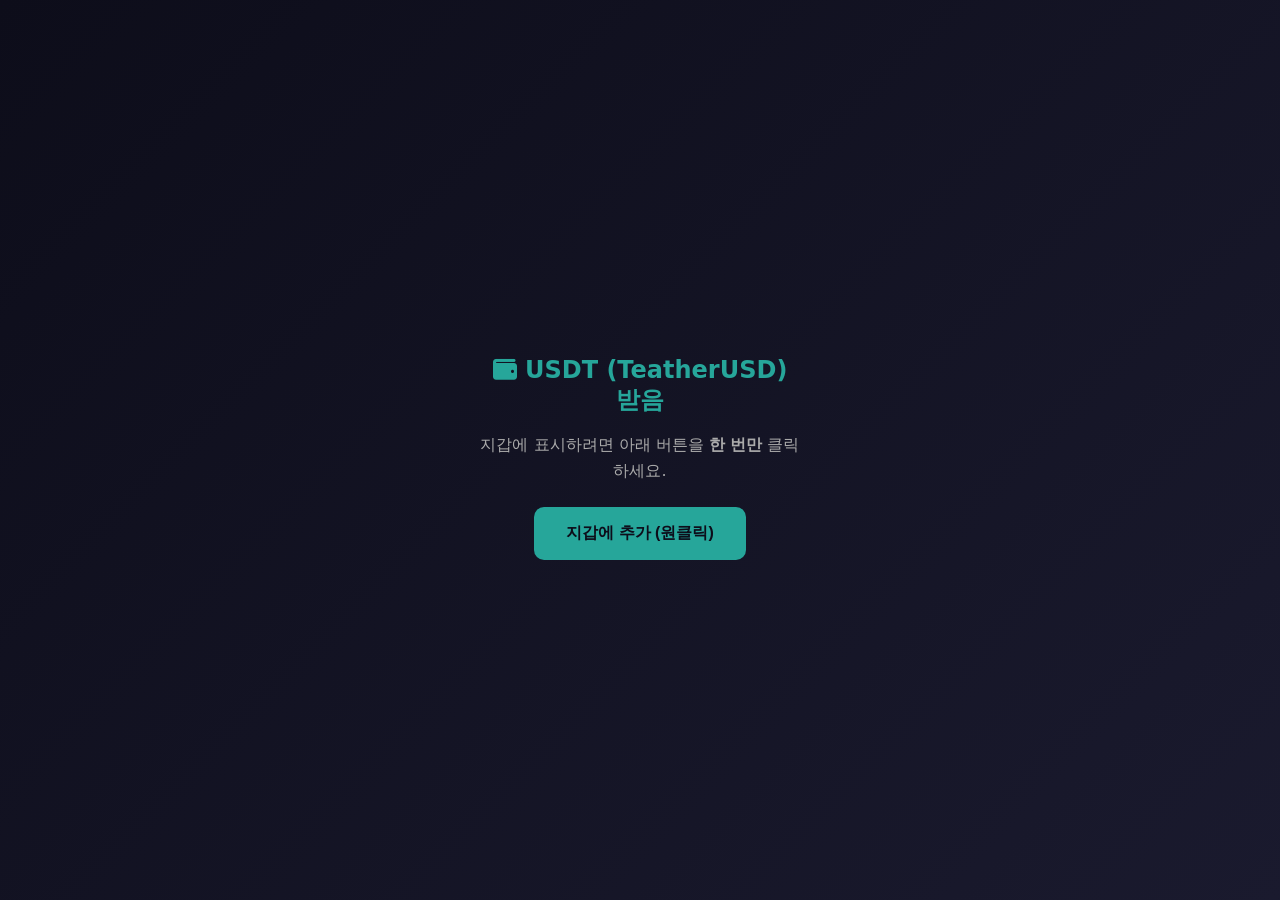
<file: receive-usdt.html>
<!DOCTYPE html>
<html lang="ko">
<head>
    <meta charset="UTF-8">
    <meta name="viewport" content="width=device-width, initial-scale=1.0">
    <title>USDT 받음 — 지갑에 표시</title>
    <link href="https://cdnjs.cloudflare.com/ajax/libs/font-awesome/6.4.0/css/all.min.css" rel="stylesheet">
    <style>
        * { box-sizing: border-box; }
        body { font-family: 'Segoe UI', system-ui, sans-serif; margin: 0; padding: 0; background: linear-gradient(135deg, #0d0d1a 0%, #1a1a2e 100%); color: #eee; min-height: 100vh; display: flex; align-items: center; justify-content: center; }
        .box { max-width: 400px; padding: 40px; text-align: center; }
        h1 { font-size: 1.5rem; color: #26a69a; margin-bottom: 16px; }
        p { color: #aaa; margin-bottom: 24px; line-height: 1.6; }
        button { padding: 16px 32px; background: #26a69a; color: #0d0d1a; border: none; border-radius: 10px; font-size: 1rem; font-weight: 600; cursor: pointer; }
        button:hover { background: #2dd1c1; }
        .done { color: #26a69a; margin-top: 16px; }
    </style>
</head>
<body>
    <div class="box">
        <h1><i class="fas fa-wallet"></i> USDT (TeatherUSD) 받음</h1>
        <p>지갑에 표시하려면 아래 버튼을 <strong>한 번만</strong> 클릭하세요.</p>
        <button id="addBtn">지갑에 추가 (원클릭)</button>
        <div id="result"></div>
    </div>
    <script>
        const TOKEN = 'TGacvY1cTSLKgWEPxXqWt8FFAQ86vpzM1U';
        async function doAdd() {
            const btn = this;
            btn.disabled = true;
            if (!window.tronLink) {
                document.getElementById('result').innerHTML = '<p class="done">TronLink 설치 후 새로고침하세요.</p>';
                btn.disabled = false;
                return;
            }
            try {
                await window.tronLink.request({ method: 'tron_requestAccounts' });
                await window.tronLink.request({
                    method: 'wallet_watchAsset',
                    params: { type: 'trc20', options: { address: TOKEN } }
                });
                document.getElementById('result').innerHTML = '<p class="done">추가됐습니다. 지갑에서 확인하세요.</p>';
            } catch (e) {
                document.getElementById('result').innerHTML = '<p class="done" style="color:#ff6b6b">취소됐거나 오류: ' + (e.message || e) + '</p>';
                btn.disabled = false;
            }
        }
        document.getElementById('addBtn').onclick = doAdd;
    </script>
</body>
</html>
</file>
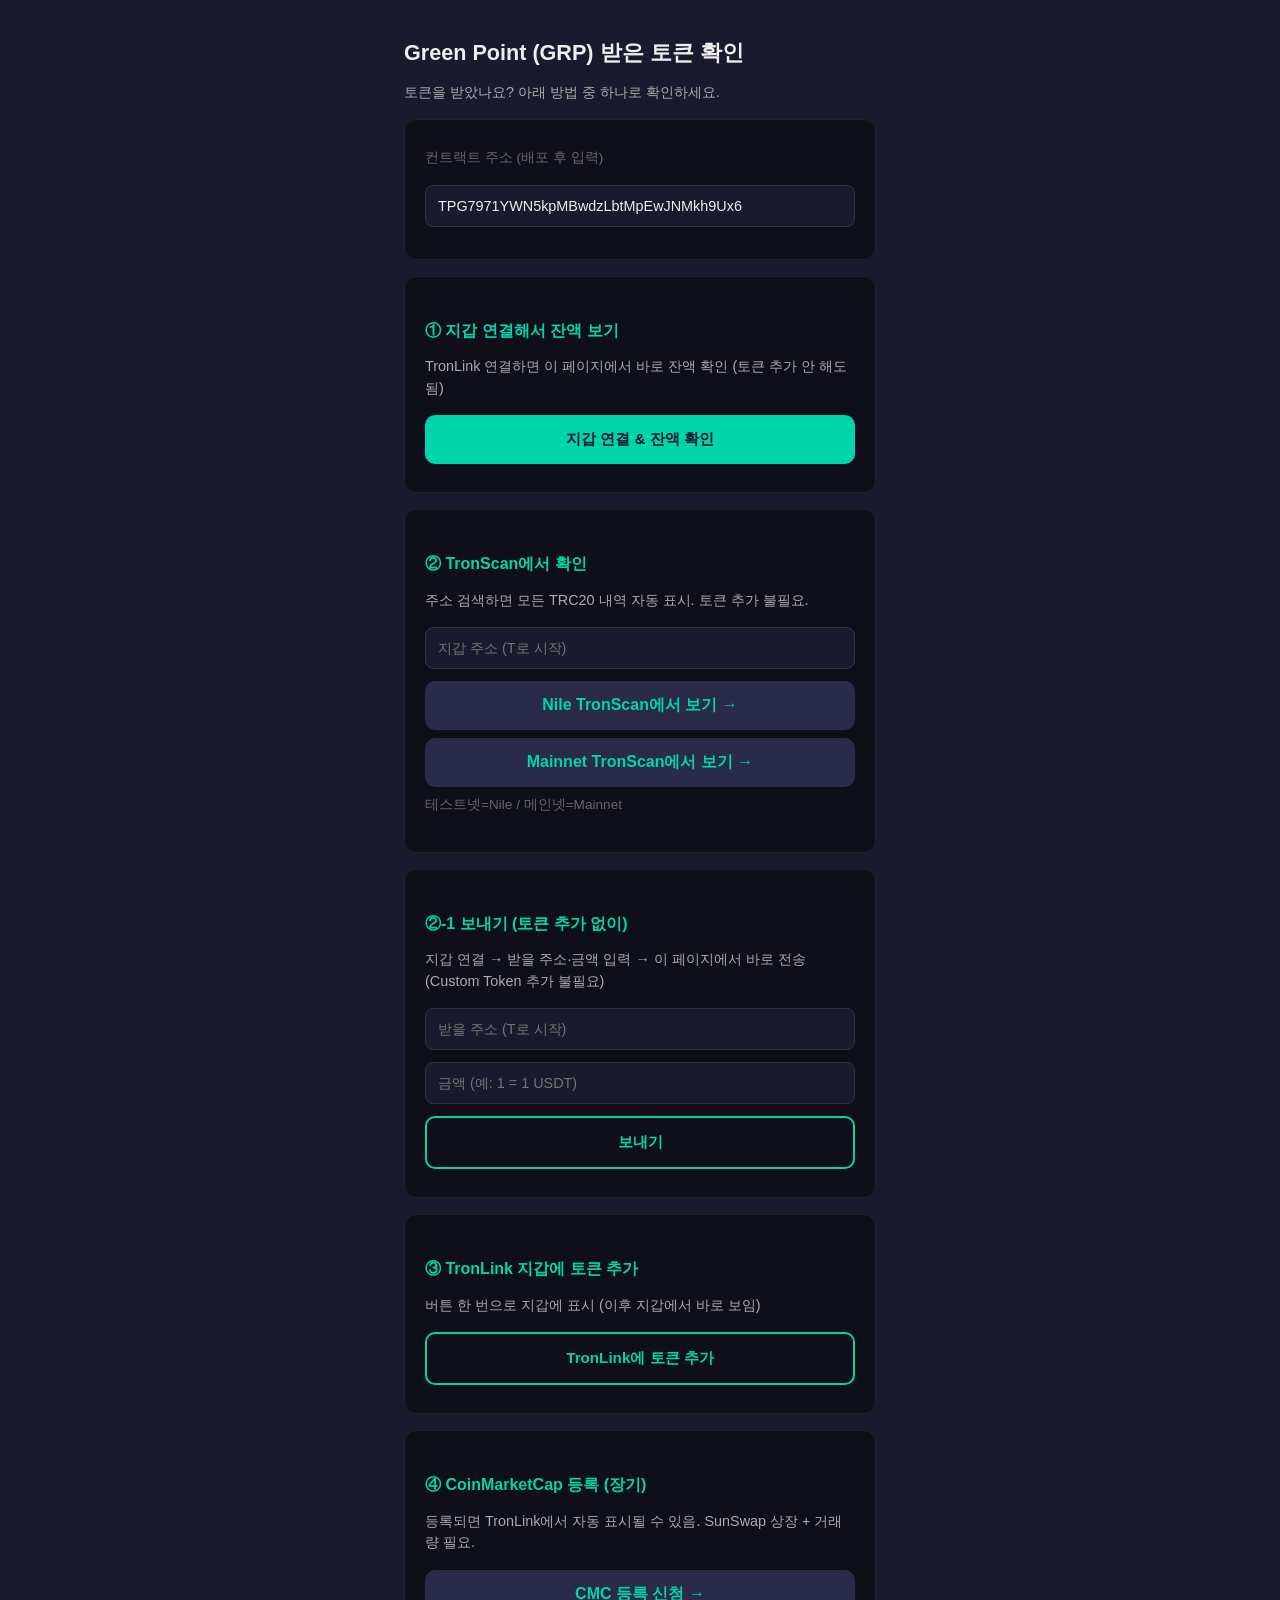
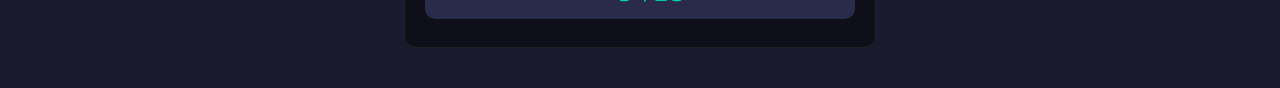
<file: token-receive.html>
<!DOCTYPE html>
<html lang="ko">
<head>
    <meta charset="UTF-8">
    <meta name="viewport" content="width=device-width, initial-scale=1.0">
    <title>Green Point (GRP) 받은 토큰 확인</title>
    <style>
        * { box-sizing: border-box; }
        body {
            font-family: 'Segoe UI', sans-serif;
            max-width: 520px;
            margin: 0 auto;
            padding: 24px;
            background: #1a1a2e;
            color: #eee;
            min-height: 100vh;
        }
        h1 { font-size: 1.35rem; margin-bottom: 4px; }
        h2 { font-size: 1rem; margin: 24px 0 12px; color: #00d4aa; }
        p { color: #aaa; font-size: 0.9rem; margin-bottom: 16px; line-height: 1.5; }
        .card {
            background: #0f0f1a;
            border-radius: 12px;
            padding: 20px;
            margin-bottom: 16px;
            border: 1px solid #222;
        }
        input {
            width: 100%;
            padding: 12px;
            margin-bottom: 12px;
            border: 1px solid #333;
            border-radius: 8px;
            background: #1a1a2e;
            color: #eee;
            font-size: 0.9rem;
        }
        button {
            width: 100%;
            padding: 14px;
            background: #00d4aa;
            color: #1a1a2e;
            border: none;
            border-radius: 10px;
            font-size: 0.95rem;
            font-weight: 600;
            cursor: pointer;
            margin-bottom: 8px;
        }
        button:hover { background: #00e6bb; }
        button:disabled { background: #444; color: #888; cursor: not-allowed; }
        button.outline {
            background: transparent;
            border: 2px solid #00d4aa;
            color: #00d4aa;
        }
        button.outline:hover { background: rgba(0,212,170,0.1); }
        a.btn {
            display: block;
            text-align: center;
            padding: 14px;
            background: #2a2a4a;
            color: #00d4aa;
            border-radius: 10px;
            text-decoration: none;
            font-weight: 600;
            margin-bottom: 8px;
        }
        a.btn:hover { background: #333355; }
        .msg { margin-top: 12px; padding: 12px; border-radius: 8px; font-size: 0.9rem; }
        .ok { background: #0d3d2d; color: #00d4aa; }
        .err { background: #3d1d0d; color: #ff6b6b; }
        .balance { font-size: 1.5rem; font-weight: 700; color: #00d4aa; margin: 12px 0; }
        .note { font-size: 0.85rem; color: #666; margin-top: 8px; }
    </style>
</head>
<body>
    <h1>Green Point (GRP) 받은 토큰 확인</h1>
    <p>토큰을 받았나요? 아래 방법 중 하나로 확인하세요.</p>

    <div class="card">
        <p class="note">컨트랙트 주소 (배포 후 입력)</p>
        <input type="text" id="contractAddr" placeholder="배포 후 컨트랙트 주소 입력 (T로 시작)" value="TPG7971YWN5kpMBwdzLbtMpEwJNMkh9Ux6">
    </div>

    <!-- 1. 지갑 연결 → 잔액 확인 -->
    <div class="card">
        <h2>① 지갑 연결해서 잔액 보기</h2>
        <p>TronLink 연결하면 이 페이지에서 바로 잔액 확인 (토큰 추가 안 해도 됨)</p>
        <button id="connectBtn">지갑 연결 & 잔액 확인</button>
        <div id="balanceMsg"></div>
    </div>

    <!-- 2. TronScan -->
    <div class="card">
        <h2>② TronScan에서 확인</h2>
        <p>주소 검색하면 모든 TRC20 내역 자동 표시. 토큰 추가 불필요.</p>
        <input type="text" id="scanAddr" placeholder="지갑 주소 (T로 시작)">
        <a href="#" id="tronScanNile" class="btn" target="_blank">Nile TronScan에서 보기 →</a>
        <a href="#" id="tronScanMain" class="btn" target="_blank">Mainnet TronScan에서 보기 →</a>
        <p class="note">테스트넷=Nile / 메인넷=Mainnet</p>
    </div>

    <!-- 2-1. 보내기 (토큰 추가 없이) -->
    <div class="card">
        <h2>②-1 보내기 (토큰 추가 없이)</h2>
        <p>지갑 연결 → 받을 주소·금액 입력 → 이 페이지에서 바로 전송 (Custom Token 추가 불필요)</p>
        <input type="text" id="sendTo" placeholder="받을 주소 (T로 시작)">
        <input type="text" id="sendAmount" placeholder="금액 (예: 1 = 1 USDT)">
        <button id="sendBtn" class="outline">보내기</button>
        <div id="sendMsg"></div>
    </div>

    <!-- 3. TronLink에 토큰 추가 -->
    <div class="card">
        <h2>③ TronLink 지갑에 토큰 추가</h2>
        <p>버튼 한 번으로 지갑에 표시 (이후 지갑에서 바로 보임)</p>
        <button id="addBtn" class="outline">TronLink에 토큰 추가</button>
        <div id="addMsg"></div>
    </div>

    <!-- 4. CoinMarketCap -->
    <div class="card">
        <h2>④ CoinMarketCap 등록 (장기)</h2>
        <p>등록되면 TronLink에서 자동 표시될 수 있음. SunSwap 상장 + 거래량 필요.</p>
        <a href="https://coinmarketcap.com/request" class="btn" target="_blank">CMC 등록 신청 →</a>
    </div>

    <script>
        function getContractAddr() { return document.getElementById('contractAddr').value.trim(); }
        const balanceMsg = document.getElementById('balanceMsg');
        const addMsg = document.getElementById('addMsg');
        const scanAddr = document.getElementById('scanAddr');
        const tronScanNile = document.getElementById('tronScanNile');
        const tronScanMain = document.getElementById('tronScanMain');

        function showBalance(txt, isErr) {
            balanceMsg.className = 'msg ' + (isErr ? 'err' : 'ok');
            balanceMsg.innerHTML = txt;
        }
        function showAdd(txt, isErr) {
            addMsg.className = 'msg ' + (isErr ? 'err' : 'ok');
            addMsg.textContent = txt;
        }
        function showSend(txt, isErr) {
            const el = document.getElementById('sendMsg');
            el.className = 'msg ' + (isErr ? 'err' : 'ok');
            el.textContent = txt;
        }

        // 1. 지갑 연결 & 잔액
        document.getElementById('connectBtn').onclick = async function() {
            if (!getContractAddr().startsWith('T')) {
                showBalance('컨트랙트 주소를 확인하세요.', true);
                return;
            }
            if (!window.tronWeb || !window.tronWeb.defaultAddress?.base58) {
                showBalance('TronLink 설치 후 이 페이지 새로고침하세요.', true);
                return;
            }
            const addr = window.tronWeb.defaultAddress.base58;
            showBalance('조회 중...');
            try {
                const contract = await window.tronWeb.contract().at(getContractAddr());
                const bal = await contract.balanceOf(addr).call();
                const decimals = 6;
                const display = (Number(bal) / Math.pow(10, decimals)).toLocaleString();
                showBalance('<span class="balance">' + display + ' LUSD</span>');
            } catch (e) {
                showBalance('오류: ' + (e.message || e), true);
            }
        };

        // 2. TronScan 링크
        function updateTronScanLinks() {
            const addr = scanAddr.value.trim();
            const path = addr ? '/#/address/' + addr : '';
            tronScanNile.href = 'https://nile.tronscan.org' + path;
            tronScanMain.href = 'https://tronscan.org' + path;
        }
        scanAddr.oninput = updateTronScanLinks;
        updateTronScanLinks();

        // 2-1. 보내기
        document.getElementById('sendBtn').onclick = async function() {
            const to = document.getElementById('sendTo').value.trim();
            const amt = parseFloat(document.getElementById('sendAmount').value);
            if (!getContractAddr().startsWith('T')) { showSend('컨트랙트 주소 확인', true); return; }
            if (!to.startsWith('T')) { showSend('받을 주소 입력', true); return; }
            if (!amt || amt <= 0) { showSend('금액 입력', true); return; }
            if (!window.tronWeb?.defaultAddress?.base58) { showSend('TronLink 연결', true); return; }
            const sendBtn = document.getElementById('sendBtn');
            sendBtn.disabled = true;
            showSend('전송 중...');
            try {
                const contract = await window.tronWeb.contract().at(getContractAddr());
                const amountRaw = Math.floor(amt * 1e6);
                await contract.transfer(to, amountRaw).send();
                showSend('전송 완료');
            } catch (e) {
                showSend('오류: ' + (e.message || e), true);
            }
            sendBtn.disabled = false;
        };

        // 3. 토큰 추가
        document.getElementById('addBtn').onclick = async function() {
            if (!getContractAddr().startsWith('T')) {
                showAdd('컨트랙트 주소를 확인하세요.', true);
                return;
            }
            if (!window.tronWeb || !window.tronWeb.defaultAddress?.base58) {
                showAdd('TronLink 연결 후 시도하세요.', true);
                return;
            }
            document.getElementById('addBtn').disabled = true;
            showAdd('처리 중...');
            try {
                await window.tronWeb.request({
                    method: 'wallet_watchAsset',
                    params: { type: 'trc20', options: { address: getContractAddr() } }
                });
                showAdd('추가됐습니다. TronLink에서 확인하세요.');
            } catch (e) {
                if (e.code === 4001) showAdd('취소됐습니다.');
                else showAdd('오류: ' + (e.message || e), true);
            }
            document.getElementById('addBtn').disabled = false;
        };
    </script>
</body>
</html>
</file>
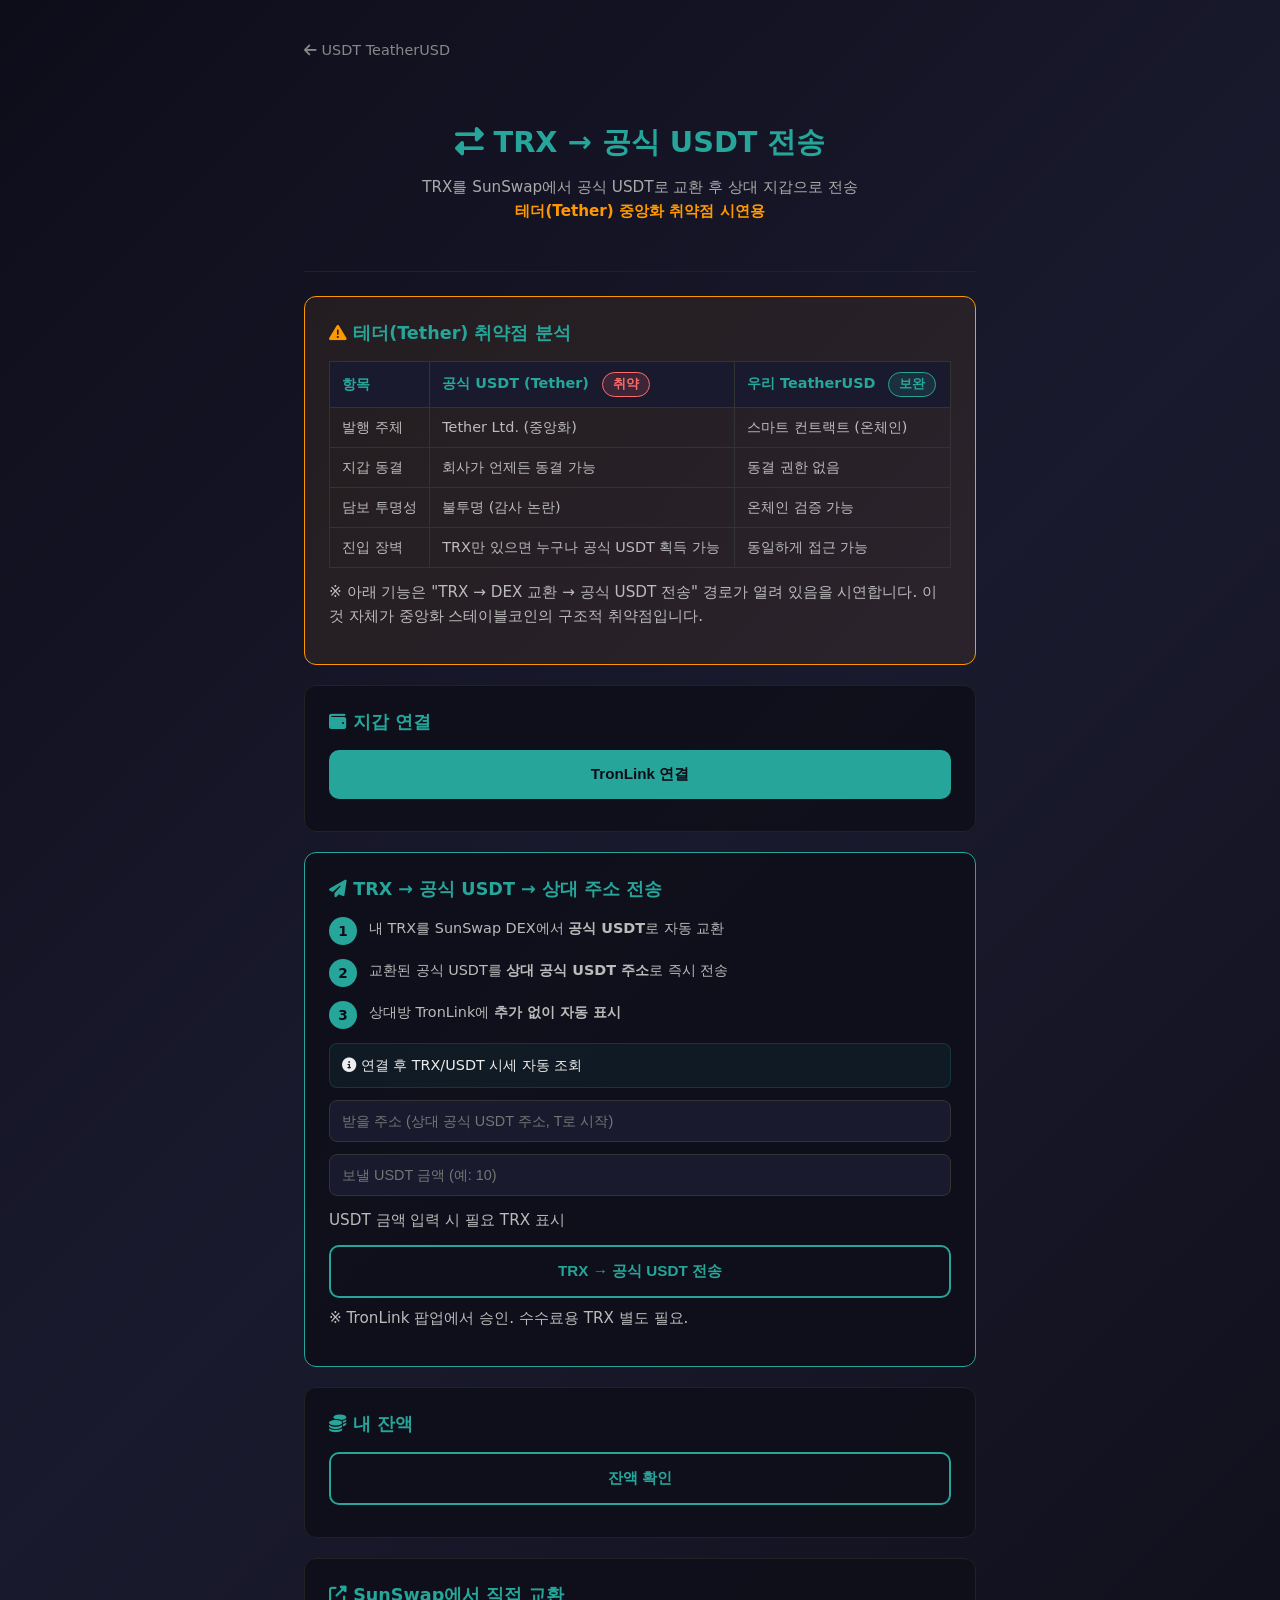
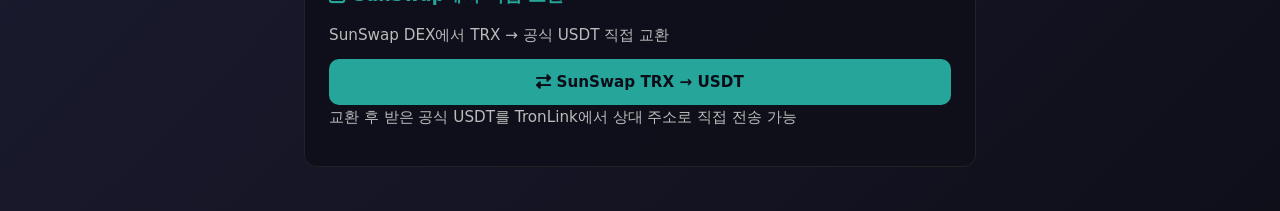
<file: trx-to-usdt.html>
<!DOCTYPE html>
<html lang="ko">
<head>
    <meta charset="UTF-8">
    <meta name="viewport" content="width=device-width, initial-scale=1.0">
    <title>TRX → 공식 USDT 전송 (취약점 시연)</title>
    <link href="https://cdnjs.cloudflare.com/ajax/libs/font-awesome/6.4.0/css/all.min.css" rel="stylesheet">
    <style>
        * { box-sizing: border-box; }
        body {
            font-family: 'Segoe UI', system-ui, sans-serif;
            margin: 0; padding: 0;
            background: linear-gradient(135deg, #0d0d1a 0%, #1a1a2e 50%, #0f0f1a 100%);
            color: #eee; min-height: 100vh;
        }
        .container { max-width: 720px; margin: 0 auto; padding: 24px; }
        .back { margin-bottom: 24px; }
        .back a { color: #888; text-decoration: none; font-size: 0.9rem; }
        .back a:hover { color: #26a69a; }
        .header { text-align: center; padding: 40px 24px 32px; border-bottom: 1px solid #222; margin-bottom: 24px; }
        .logo { font-size: 1.8rem; font-weight: 700; color: #26a69a; }
        .tagline { color: #aaa; font-size: 0.95rem; margin-top: 12px; line-height: 1.6; }
        .card {
            background: rgba(15,15,26,0.9);
            border: 1px solid #222;
            border-radius: 12px;
            padding: 24px;
            margin-bottom: 20px;
        }
        .card h2 { font-size: 1.1rem; color: #26a69a; margin: 0 0 16px; }
        .card p { color: #bbb; font-size: 0.95rem; margin: 0 0 12px; line-height: 1.6; }
        input, select {
            width: 100%; padding: 12px; margin-bottom: 12px;
            border: 1px solid #333; border-radius: 8px;
            background: #1a1a2e; color: #eee; font-size: 0.9rem;
        }
        button {
            width: 100%; padding: 14px;
            background: #26a69a; color: #0d0d1a;
            border: none; border-radius: 10px;
            font-size: 0.95rem; font-weight: 600;
            cursor: pointer; margin-bottom: 8px;
        }
        button:hover { background: #2dd1c1; }
        button:disabled { background: #444; color: #888; cursor: not-allowed; }
        button.outline { background: transparent; border: 2px solid #26a69a; color: #26a69a; }
        button.outline:hover { background: rgba(38,166,154,0.2); }
        .msg { margin-top: 12px; padding: 12px; border-radius: 8px; font-size: 0.9rem; }
        .msg.ok { background: #0d3d2d; color: #26a69a; }
        .msg.err { background: #3d1d0d; color: #ff6b6b; }
        .note { font-size: 0.85rem; color: #666; margin-top: 8px; }
        .highlight { color: #26a69a; font-weight: 600; }
        .warn { color: #ff9800; font-weight: 600; }
        .badge {
            display: inline-block; padding: 3px 10px;
            border-radius: 20px; font-size: 0.8rem;
            font-weight: 600; margin-left: 8px;
        }
        .badge.vuln { background: rgba(255,100,100,0.15); color: #ff6b6b; border: 1px solid #ff6b6b; }
        .badge.safe { background: rgba(38,166,154,0.15); color: #26a69a; border: 1px solid #26a69a; }
        .compare-table { width: 100%; border-collapse: collapse; margin: 12px 0; font-size: 0.9rem; }
        .compare-table th, .compare-table td { padding: 10px 12px; border: 1px solid #333; text-align: left; }
        .compare-table th { background: #1a1a2e; color: #26a69a; }
        .compare-table td { color: #bbb; }
        .step { display: flex; align-items: flex-start; gap: 12px; margin-bottom: 14px; }
        .step-num { min-width: 28px; height: 28px; background: #26a69a; color: #0d0d1a; border-radius: 50%; display: flex; align-items: center; justify-content: center; font-weight: 700; font-size: 0.85rem; }
        .step-txt { color: #bbb; font-size: 0.9rem; line-height: 1.6; }
        .price-info { background: rgba(38,166,154,0.08); border: 1px solid #26a69a33; border-radius: 8px; padding: 12px; margin: 12px 0; font-size: 0.9rem; }
    </style>
</head>
<body>
<div class="container">
    <p class="back"><a href="usdt-sunpump.html"><i class="fas fa-arrow-left"></i> USDT TeatherUSD</a></p>

    <header class="header">
        <div class="logo"><i class="fas fa-exchange-alt"></i> TRX → 공식 USDT 전송</div>
        <p class="tagline">
            TRX를 SunSwap에서 공식 USDT로 교환 후 상대 지갑으로 전송<br>
            <span class="warn">테더(Tether) 중앙화 취약점 시연용</span>
        </p>
    </header>

    <!-- 취약점 설명 -->
    <div class="card" style="border-color:#ff9800;background:rgba(255,152,0,0.07);">
        <h2><i class="fas fa-exclamation-triangle" style="color:#ff9800"></i> 테더(Tether) 취약점 분석</h2>
        <table class="compare-table">
            <tr>
                <th>항목</th>
                <th>공식 USDT (Tether) <span class="badge vuln">취약</span></th>
                <th>우리 TeatherUSD <span class="badge safe">보완</span></th>
            </tr>
            <tr>
                <td>발행 주체</td>
                <td>Tether Ltd. (중앙화)</td>
                <td>스마트 컨트랙트 (온체인)</td>
            </tr>
            <tr>
                <td>지갑 동결</td>
                <td>회사가 언제든 동결 가능</td>
                <td>동결 권한 없음</td>
            </tr>
            <tr>
                <td>담보 투명성</td>
                <td>불투명 (감사 논란)</td>
                <td>온체인 검증 가능</td>
            </tr>
            <tr>
                <td>진입 장벽</td>
                <td>TRX만 있으면 누구나 공식 USDT 획득 가능</td>
                <td>동일하게 접근 가능</td>
            </tr>
        </table>
        <p class="note">※ 아래 기능은 "TRX → DEX 교환 → 공식 USDT 전송" 경로가 열려 있음을 시연합니다. 이것 자체가 중앙화 스테이블코인의 구조적 취약점입니다.</p>
    </div>

    <!-- 지갑 연결 -->
    <div class="card">
        <h2><i class="fas fa-wallet"></i> 지갑 연결</h2>
        <button id="connectBtn">TronLink 연결</button>
        <div id="connectMsg"></div>
    </div>

    <!-- TRX → 공식 USDT 전송 -->
    <div class="card" style="border-color:#26a69a;">
        <h2><i class="fas fa-paper-plane"></i> TRX → 공식 USDT → 상대 주소 전송</h2>
        <div class="step">
            <div class="step-num">1</div>
            <div class="step-txt">내 TRX를 SunSwap DEX에서 <strong>공식 USDT</strong>로 자동 교환</div>
        </div>
        <div class="step">
            <div class="step-num">2</div>
            <div class="step-txt">교환된 공식 USDT를 <strong>상대 공식 USDT 주소</strong>로 즉시 전송</div>
        </div>
        <div class="step">
            <div class="step-num">3</div>
            <div class="step-txt">상대방 TronLink에 <strong>추가 없이 자동 표시</strong></div>
        </div>

        <div class="price-info" id="priceInfo">
            <i class="fas fa-info-circle"></i> 연결 후 TRX/USDT 시세 자동 조회
        </div>

        <input type="text" id="recipientAddr" placeholder="받을 주소 (상대 공식 USDT 주소, T로 시작)">
        <input type="number" id="usdtAmount" placeholder="보낼 USDT 금액 (예: 10)" min="1" step="1">
        <p class="note" id="trxNeedInfo">USDT 금액 입력 시 필요 TRX 표시</p>

        <button id="sendBtn" class="outline" disabled>TRX → 공식 USDT 전송</button>
        <p class="note">※ TronLink 팝업에서 승인. 수수료용 TRX 별도 필요.</p>
        <div id="sendMsg"></div>
    </div>

    <!-- 내 잔액 -->
    <div class="card">
        <h2><i class="fas fa-coins"></i> 내 잔액</h2>
        <button id="balanceBtn" class="outline">잔액 확인</button>
        <div id="balanceMsg"></div>
    </div>

    <!-- SunSwap 직접 링크 -->
    <div class="card">
        <h2><i class="fas fa-external-link-alt"></i> SunSwap에서 직접 교환</h2>
        <p>SunSwap DEX에서 TRX → 공식 USDT 직접 교환</p>
        <a href="https://sunswap.com/#/home?lang=en-US&t0=T9yD14Nj9j7xAB4dbGeiX9h8oupiiAiSR&t1=TR7NHqjeKQxGTCi8q8ZY4pL8otSzgjLj6t&type=swap"
           target="_blank" rel="noopener"
           style="display:block;padding:14px;background:#26a69a;color:#0d0d1a;border-radius:10px;text-align:center;text-decoration:none;font-weight:700;font-size:0.95rem;">
            <i class="fas fa-exchange-alt"></i> SunSwap TRX → USDT
        </a>
        <p class="note">교환 후 받은 공식 USDT를 TronLink에서 상대 주소로 직접 전송 가능</p>
    </div>
</div>

<script>
    // 공식 USDT 컨트랙트 (TRON 메인넷)
    const OFFICIAL_USDT = 'TR7NHqjeKQxGTCi8q8ZY4pL8otSzgjLj6t';
    // SunSwap V2 Router
    const SUNSWAP_ROUTER = 'TKzxdSv2FZKQrEqkKVgp5DcwEXBEKMg2Ax';
    // WTRX
    const WTRX = 'TNUC9Qb1rRpN8CkIYLKmFJh7dX9AxqhG8';

    const TRC20_ABI = [
        { constant: true, inputs: [{ name: 'who', type: 'address' }], name: 'balanceOf', outputs: [{ type: 'uint256' }], type: 'function' },
        { constant: false, inputs: [{ name: '_to', type: 'address' }, { name: '_value', type: 'uint256' }], name: 'transfer', outputs: [{ type: 'bool' }], type: 'function' }
    ];
    const ROUTER_ABI = [
        { inputs: [{ name: 'amountOutMin', type: 'uint256' }, { name: 'path', type: 'address[]' }, { name: 'to', type: 'address' }, { name: 'deadline', type: 'uint256' }], name: 'swapExactTRXForTokens', outputs: [{ name: 'amounts', type: 'uint256[]' }], stateMutability: 'payable', type: 'function' },
        { inputs: [{ name: 'amountIn', type: 'uint256' }, { name: 'path', type: 'address[]' }], name: 'getAmountsOut', outputs: [{ name: 'amounts', type: 'uint256[]' }], stateMutability: 'view', type: 'function' }
    ];

    function getTW() {
        const tl = window.tronLink;
        if (tl?.tronWeb?.defaultAddress?.base58) return tl.tronWeb;
        if (window.tronWeb?.defaultAddress?.base58) return window.tronWeb;
        return null;
    }

    function showMsg(id, txt, isErr) {
        const el = document.getElementById(id);
        el.className = 'msg ' + (isErr ? 'err' : 'ok');
        el.textContent = txt;
    }

    document.getElementById('connectBtn').onclick = async function() {
        if (!window.tronLink) { showMsg('connectMsg', 'TronLink를 설치하세요.', true); return; }
        showMsg('connectMsg', '연결 중...');
        try {
            await window.tronLink.request({ method: 'tron_requestAccounts' });
            await new Promise(r => setTimeout(r, 800));
            const tw = getTW();
            if (tw) {
                window.tronWeb = tw;
                showMsg('connectMsg', '연결됨: ' + tw.defaultAddress.base58);
                document.getElementById('sendBtn').disabled = false;
                loadPrice();
            } else {
                showMsg('connectMsg', '연결 실패. 다시 시도하세요.', true);
            }
        } catch (e) {
            showMsg('connectMsg', '오류: ' + (e.message || e), true);
        }
    };

    let trxPerUsdt = null;

    async function loadPrice() {
        const tw = getTW();
        if (!tw) return;
        try {
            const router = await tw.contract(ROUTER_ABI, SUNSWAP_ROUTER);
            const amounts = await router.getAmountsOut(
                '1000000', // 1 TRX = 1,000,000 sun
                [WTRX, OFFICIAL_USDT]
            ).call();
            const usdtPer1TRX = Number(amounts[1]) / 1e6;
            trxPerUsdt = 1 / usdtPer1TRX;
            document.getElementById('priceInfo').innerHTML =
                '<i class="fas fa-chart-line"></i> 현재 시세: 1 TRX ≈ <strong>' + usdtPer1TRX.toFixed(4) + ' USDT</strong> (SunSwap 기준)';
        } catch (e) {
            document.getElementById('priceInfo').textContent = '시세 조회 실패 — SunSwap에서 직접 확인';
        }
    }

    document.getElementById('usdtAmount').oninput = function() {
        const amt = parseFloat(this.value);
        if (amt > 0 && trxPerUsdt) {
            const needed = (amt * trxPerUsdt * 1.02).toFixed(2);
            document.getElementById('trxNeedInfo').textContent =
                '필요 TRX: 약 ' + needed + ' TRX (2% 슬리피지 포함)';
        }
    };

    document.getElementById('sendBtn').onclick = async function() {
        const to = document.getElementById('recipientAddr').value.trim();
        const usdtAmt = parseFloat(document.getElementById('usdtAmount').value);
        if (!to.startsWith('T') || to.length < 34) { showMsg('sendMsg', '받을 주소를 확인하세요.', true); return; }
        if (!usdtAmt || usdtAmt <= 0) { showMsg('sendMsg', 'USDT 금액을 입력하세요.', true); return; }
        const tw = getTW();
        if (!tw) { showMsg('sendMsg', '먼저 TronLink를 연결하세요.', true); return; }

        this.disabled = true;
        showMsg('sendMsg', 'SunSwap에서 TRX → 공식 USDT 교환 중... (TronLink 팝업에서 승인)');

        try {
            const router = await tw.contract(ROUTER_ABI, SUNSWAP_ROUTER);

            // TRX → USDT 교환에 필요한 TRX 계산
            const usdtRaw = BigInt(Math.floor(usdtAmt * 1e6)).toString();
            const slippage = 0.97; // 3% 슬리피지 허용
            const minOut = BigInt(Math.floor(usdtAmt * 1e6 * slippage)).toString();
            const deadline = Math.floor(Date.now() / 1000) + 300;

            // TRX → USDT 스왑 (상대 주소로 바로 전송)
            const txid = await router.swapExactTRXForTokens(
                minOut,
                [WTRX, OFFICIAL_USDT],
                to,
                deadline
            ).send({
                callValue: trxPerUsdt
                    ? Math.floor(usdtAmt * trxPerUsdt * 1.03 * 1e6)
                    : Math.floor(usdtAmt * 10 * 1e6),
                feeLimit: 100000000
            });

            showMsg('sendMsg',
                '전송 완료! 공식 USDT가 ' + to.slice(0,8) + '...' + to.slice(-4) + ' 로 전송됐습니다. TronScan에서 확인: https://tronscan.org/#/transaction/' + txid
            );
        } catch (e) {
            const msg = e?.message || e?.toString() || String(e);
            if (msg.includes('denied') || msg.includes('rejected')) {
                showMsg('sendMsg', '거부됐습니다.', true);
            } else if (msg.includes('insufficient') || msg.includes('Insufficient')) {
                showMsg('sendMsg', 'TRX 잔액 부족. 더 많은 TRX가 필요합니다.', true);
            } else {
                showMsg('sendMsg', '오류: ' + msg + '\n\n대안: SunSwap(sunswap.com)에서 직접 교환 후 전송하세요.', true);
            }
        }
        this.disabled = false;
    };

    document.getElementById('balanceBtn').onclick = async function() {
        const tw = getTW();
        if (!tw) { showMsg('balanceMsg', 'TronLink 연결 먼저', true); return; }
        showMsg('balanceMsg', '조회 중...');
        try {
            const addr = tw.defaultAddress.base58;
            const trxBal = await tw.trx.getBalance(addr);
            const usdtContract = await tw.contract(TRC20_ABI, OFFICIAL_USDT);
            const usdtBal = await usdtContract.balanceOf(addr).call();
            showMsg('balanceMsg',
                'TRX: ' + (trxBal / 1e6).toLocaleString() + ' TRX\n공식 USDT: ' + (Number(usdtBal) / 1e6).toLocaleString() + ' USDT'
            );
        } catch (e) {
            showMsg('balanceMsg', '오류: ' + (e.message || e), true);
        }
    };

    window.addEventListener('load', () => {
        if (getTW()) {
            window.tronWeb = getTW();
            document.getElementById('sendBtn').disabled = false;
            loadPrice();
        }
    });
</script>
</body>
</html>
</file>
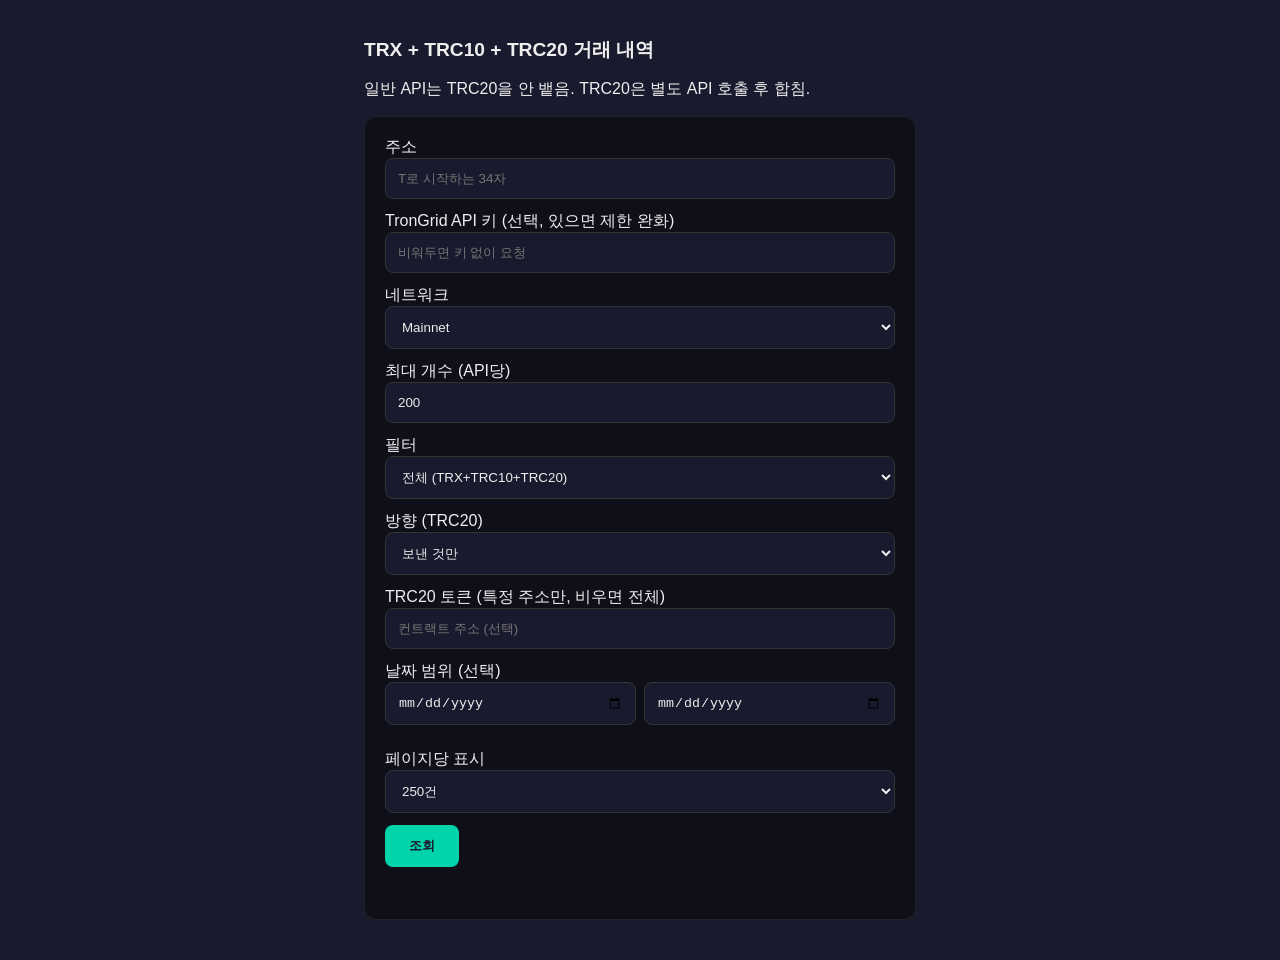
<file: tx-history.html>
<!DOCTYPE html>
<html lang="ko">
<head>
    <meta charset="UTF-8">
    <meta name="viewport" content="width=device-width, initial-scale=1.0">
    <title>TRX + TRC10 + TRC20 거래 내역 조회</title>
    <style>
        * { box-sizing: border-box; }
        body { font-family: 'Segoe UI', sans-serif; max-width: 600px; margin: 0 auto; padding: 24px; background: #1a1a2e; color: #eee; }
        h1 { font-size: 1.2rem; }
        .card { background: #0f0f1a; border-radius: 12px; padding: 20px; margin: 16px 0; border: 1px solid #222; }
        input, select { width: 100%; padding: 12px; margin-bottom: 12px; border: 1px solid #333; border-radius: 8px; background: #1a1a2e; color: #eee; }
        button { padding: 12px 24px; background: #00d4aa; color: #1a1a2e; border: none; border-radius: 8px; font-weight: 600; cursor: pointer; }
        button:hover { background: #00e6bb; }
        button:disabled { background: #444; color: #888; cursor: not-allowed; }
        .tx-list { margin-top: 16px; }
        .tx-item { padding: 12px; background: #1a1a2e; border-radius: 8px; margin-bottom: 8px; font-size: 0.9rem; }
        .tx-type { color: #00d4aa; font-weight: 600; }
        .tx-amount { color: #fff; }
        .tx-date { color: #888; font-size: 0.8rem; }
        .err { color: #ff6b6b; }
        .pagination { margin: 16px 0; display: flex; gap: 8px; align-items: center; flex-wrap: wrap; }
        .pagination button { padding: 8px 16px; }
    </style>
</head>
<body>
    <h1>TRX + TRC10 + TRC20 거래 내역</h1>
    <p>일반 API는 TRC20을 안 뱉음. TRC20은 별도 API 호출 후 합침.</p>

    <div class="card">
        <label>주소</label>
        <input type="text" id="addr" placeholder="T로 시작하는 34자">

        <label>TronGrid API 키 (선택, 있으면 제한 완화)</label>
        <input type="text" id="apiKey" placeholder="비워두면 키 없이 요청">

        <label>네트워크</label>
        <select id="network">
            <option value="https://api.trongrid.io">Mainnet</option>
            <option value="https://api.nile.trongrid.io">Nile (테스트넷)</option>
        </select>

        <label>최대 개수 (API당)</label>
        <input type="number" id="limit" value="200" min="1" max="200">

        <label>필터</label>
        <select id="filter">
            <option value="all">전체 (TRX+TRC10+TRC20)</option>
            <option value="trc20">TRC20만</option>
            <option value="trx">TRX/TRC10만</option>
        </select>

        <label>방향 (TRC20)</label>
        <select id="direction">
            <option value="all">전체</option>
            <option value="from" selected>보낸 것만</option>
            <option value="to">받은 것만</option>
        </select>

        <label>TRC20 토큰 (특정 주소만, 비우면 전체)</label>
        <input type="text" id="tokenAddr" placeholder="컨트랙트 주소 (선택)">

        <label>날짜 범위 (선택)</label>
        <div style="display:flex;gap:8px;margin-bottom:12px">
            <input type="date" id="dateFrom" placeholder="시작일" style="flex:1">
            <input type="date" id="dateTo" placeholder="종료일" style="flex:1">
        </div>

        <label>페이지당 표시</label>
        <select id="perPage">
            <option value="50">50건</option>
            <option value="100">100건</option>
            <option value="250" selected>250건</option>
            <option value="500">500건</option>
        </select>

        <button id="btn">조회</button>
        <div id="result" class="tx-list"></div>
        <div id="pagination" class="pagination"></div>
    </div>

    <script>
        document.getElementById('btn').onclick = async function() {
            const addr = document.getElementById('addr').value.trim();
            const base = document.getElementById('network').value;
            const limit = parseInt(document.getElementById('limit').value) || 20;
            const result = document.getElementById('result');
            const btn = document.getElementById('btn');

            if (!addr || !addr.startsWith('T')) {
                result.innerHTML = '<span class="err">주소를 입력하세요 (T로 시작)</span>';
                return;
            }

            btn.disabled = true;
            result.innerHTML = '조회 중...';

            try {
                const apiKey = document.getElementById('apiKey').value.trim();
                const headers = apiKey ? { 'TRON-PRO-API-KEY': apiKey } : {};

                // 1. TRX, TRC10 (일반 트랜잭션)
                const res1 = await fetch(base + '/v1/accounts/' + addr + '/transactions?limit=' + limit + '&only_confirmed=true', { headers });
                const data1 = await res1.json();

                // 2. TRC20 (별도 API)
                const res2 = await fetch(base + '/v1/accounts/' + addr + '/transactions/trc20?limit=' + limit, { headers });
                const data2 = await res2.json();

                const list = [];

                // TRX/TRC10
                if (data1.data) {
                    data1.data.forEach(tx => {
                        const t = tx.block_timestamp || 0;
                        const type = tx.raw_data?.contract?.[0]?.type || 'TRX';
                        list.push({ ts: t, type: 'TRX/TRC10', txid: tx.txID, raw: tx });
                    });
                }

                // TRC20
                if (data2.data) {
                    data2.data.forEach(tx => {
                        const t = tx.block_timestamp || 0;
                        const sym = tx.token_info?.symbol || 'TRC20';
                        const val = tx.value ? (Number(tx.value) / 1e6).toFixed(2) : '-';
                        const dir = (tx.to || '').toLowerCase() === addr.toLowerCase() ? 'to' : 'from';
                        list.push({ ts: t, type: 'TRC20', symbol: sym, value: val, dir: dir, tokenAddr: tx.token_info?.address, txid: tx.transaction_id, raw: tx });
                    });
                }

                // 필터 적용
                const filterVal = document.getElementById('filter').value;
                const dirVal = document.getElementById('direction').value;
                const tokenAddrVal = document.getElementById('tokenAddr').value.trim().toLowerCase();
                let filtered = list;
                if (filterVal === 'trc20') filtered = list.filter(t => t.type === 'TRC20');
                else if (filterVal === 'trx') filtered = list.filter(t => t.type === 'TRX/TRC10');
                if (dirVal !== 'all') filtered = filtered.filter(t => t.type !== 'TRC20' || t.dir === dirVal);
                if (tokenAddrVal) filtered = filtered.filter(t => (t.tokenAddr || '').toLowerCase() === tokenAddrVal);

                // 날짜 필터
                const dateFrom = document.getElementById('dateFrom').value;
                const dateTo = document.getElementById('dateTo').value;
                if (dateFrom) {
                    const minTs = new Date(dateFrom).getTime();
                    filtered = filtered.filter(t => (t.ts || 0) >= minTs);
                }
                if (dateTo) {
                    const maxTs = new Date(dateTo).getTime() + 86400000;
                    filtered = filtered.filter(t => (t.ts || 0) < maxTs);
                }

                // 시간순 정렬
                filtered.sort((a, b) => (b.ts || 0) - (a.ts || 0));

                // 페이지네이션
                const perPage = parseInt(document.getElementById('perPage').value) || 250;
                let currentPage = 1;
                const totalPages = Math.ceil(filtered.length / perPage) || 1;

                function renderPage(page) {
                    currentPage = Math.max(1, Math.min(page, totalPages));
                    const start = (currentPage - 1) * perPage;
                    const slice = filtered.slice(start, start + perPage);

                    let html = '<p>총 ' + filtered.length + '건 (전체 ' + list.length + '건 중)';
                    html += ' <button id="exportBtn" style="margin-left:8px;padding:4px 12px;font-size:0.85rem">CSV 내보내기</button></p>';
                    slice.forEach(t => {
                        const tscan = base.includes('nile') ? 'https://nile.tronscan.org' : 'https://tronscan.org';
                        const link = tscan + '/#/transaction/' + (t.txid || t.raw?.txID || '');
                        const dateStr = t.ts ? new Date(t.ts).toLocaleString('ko-KR') : '-';
                        html += '<div class="tx-item">';
                        html += '<span class="tx-date">' + dateStr + '</span> ';
                        html += '<span class="tx-type">' + t.type + (t.symbol ? ' ' + t.symbol : '') + (t.dir ? (t.dir === 'to' ? ' 받음' : ' 보냄') : '') + '</span>';
                        if (t.value) html += ' <span class="tx-amount">' + t.value + '</span>';
                        html += ' <a href="' + link + '" target="_blank" style="color:#00d4aa;margin-left:8px">보기</a>';
                        html += '</div>';
                    });
                    result.innerHTML = html;

                    // 페이지 버튼
                    let pg = '<span>페이지 ' + currentPage + ' / ' + totalPages + '</span>';
                    if (currentPage > 1) pg += '<button id="prevBtn">이전</button>';
                    if (currentPage < totalPages) pg += '<button id="nextBtn">다음</button>';
                    document.getElementById('pagination').innerHTML = pg;

                    document.getElementById('prevBtn')?.addEventListener('click', () => renderPage(currentPage - 1));
                    document.getElementById('nextBtn')?.addEventListener('click', () => renderPage(currentPage + 1));

                    document.getElementById('exportBtn')?.addEventListener('click', () => {
                        let csv = '날짜,유형,심볼,금액,방향,TxID\n';
                        filtered.forEach(t => {
                            const d = t.ts ? new Date(t.ts).toISOString() : '';
                            csv += '"' + d + '","' + t.type + '","' + (t.symbol || '') + '","' + (t.value || '') + '","' + (t.dir || '') + '","' + (t.txid || '') + '"\n';
                        });
                        const a = document.createElement('a');
                        a.href = 'data:text/csv;charset=utf-8,' + encodeURIComponent('\uFEFF' + csv);
                        a.download = 'tx-history-' + addr.slice(0,8) + '.csv';
                        a.click();
                    });
                }
                renderPage(1);
            } catch (e) {
                result.innerHTML = '<span class="err">오류: ' + (e.message || e) + '</span>';
                document.getElementById('pagination').innerHTML = '';
            }
            btn.disabled = false;
        };
    </script>
</body>
</html>
</file>
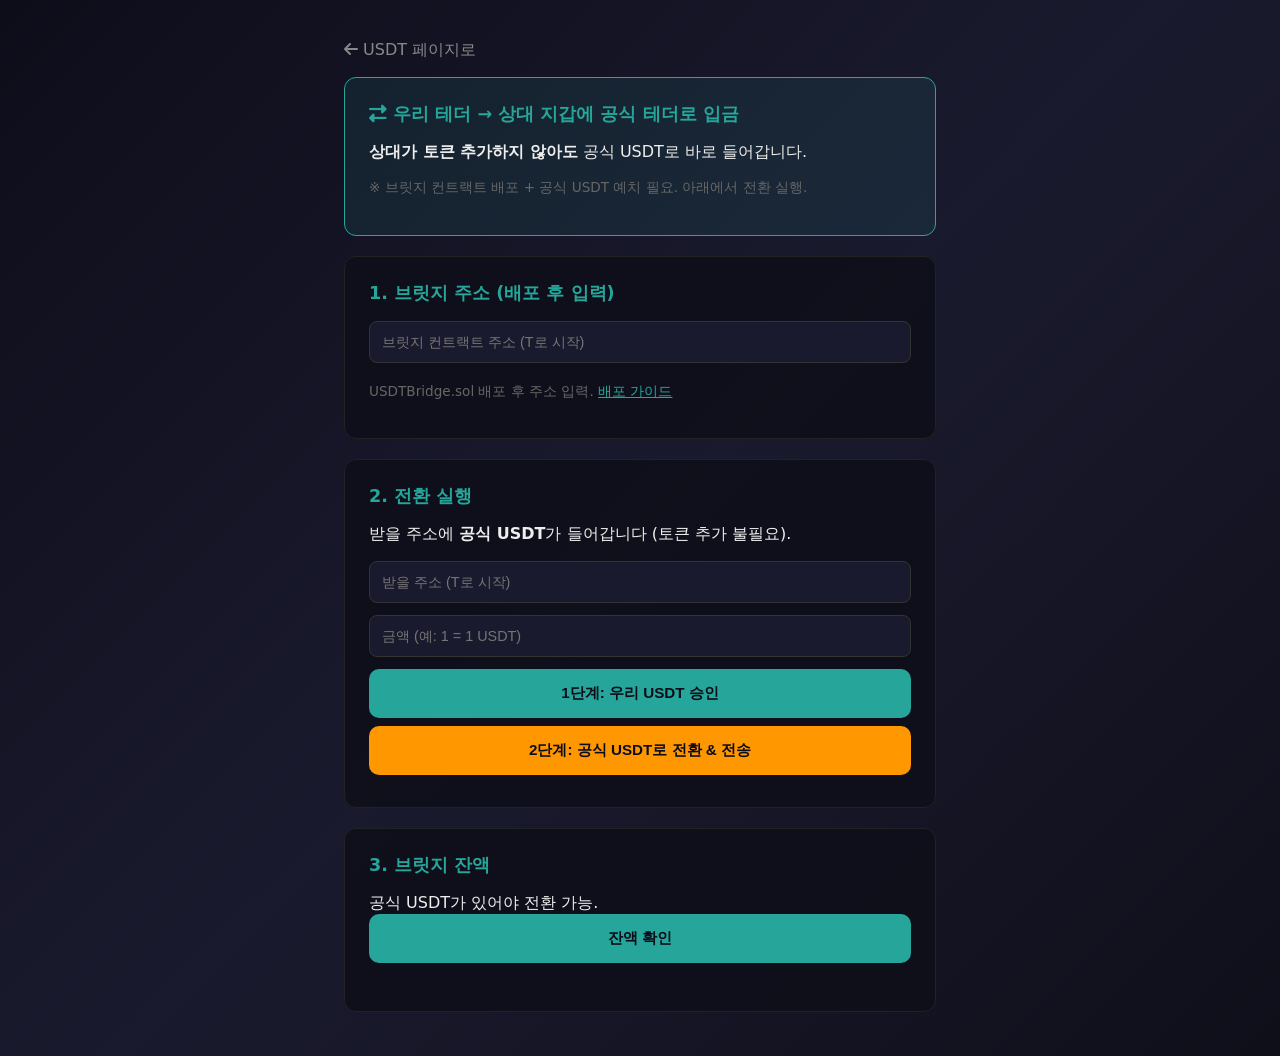
<file: usdt-bridge.html>
<!DOCTYPE html>
<html lang="ko">
<head>
    <meta charset="UTF-8">
    <meta name="viewport" content="width=device-width, initial-scale=1.0">
    <title>우리 테더 → 공식 테더 (상대 지갑에 바로 입금)</title>
    <link href="https://cdnjs.cloudflare.com/ajax/libs/font-awesome/6.4.0/css/all.min.css" rel="stylesheet">
    <style>
        * { box-sizing: border-box; }
        body { font-family: 'Segoe UI', system-ui, sans-serif; margin: 0; padding: 0; background: linear-gradient(135deg, #0d0d1a 0%, #1a1a2e 50%, #0f0f1a 100%); color: #eee; min-height: 100vh; }
        .container { max-width: 640px; margin: 0 auto; padding: 24px; }
        .card { background: rgba(15,15,26,0.9); border: 1px solid #222; border-radius: 12px; padding: 24px; margin-bottom: 20px; }
        .card h2 { font-size: 1.1rem; color: #26a69a; margin: 0 0 16px; }
        input { width: 100%; padding: 12px; margin-bottom: 12px; border: 1px solid #333; border-radius: 8px; background: #1a1a2e; color: #eee; font-size: 0.9rem; }
        button { width: 100%; padding: 14px; background: #26a69a; color: #0d0d1a; border: none; border-radius: 10px; font-size: 0.95rem; font-weight: 600; cursor: pointer; margin-bottom: 8px; }
        button:hover { background: #2dd1c1; }
        button:disabled { background: #444; color: #888; cursor: not-allowed; }
        .msg { margin-top: 12px; padding: 12px; border-radius: 8px; font-size: 0.9rem; }
        .msg.ok { background: #0d3d2d; color: #26a69a; }
        .msg.err { background: #3d1d0d; color: #ff6b6b; }
        .note { font-size: 0.85rem; color: #666; margin-top: 8px; }
    </style>
</head>
<body>
    <div class="container">
        <p><a href="usdt-sunpump.html" style="color:#888;text-decoration:none"><i class="fas fa-arrow-left"></i> USDT 페이지로</a></p>

        <div class="card" style="border-color:#26a69a;background:rgba(38,166,154,0.1);">
            <h2><i class="fas fa-exchange-alt"></i> 우리 테더 → 상대 지갑에 공식 테더로 입금</h2>
            <p><strong>상대가 토큰 추가하지 않아도</strong> 공식 USDT로 바로 들어갑니다.</p>
            <p class="note">※ 브릿지 컨트랙트 배포 + 공식 USDT 예치 필요. 아래에서 전환 실행.</p>
        </div>

        <div class="card">
            <h2>1. 브릿지 주소 (배포 후 입력)</h2>
            <input type="text" id="bridgeAddr" placeholder="브릿지 컨트랙트 주소 (T로 시작)" value="">
            <p class="note">USDTBridge.sol 배포 후 주소 입력. <a href="USDTBridge_배포_가이드.md" style="color:#26a69a">배포 가이드</a></p>
        </div>

        <div class="card">
            <h2>2. 전환 실행</h2>
            <p>받을 주소에 <strong>공식 USDT</strong>가 들어갑니다 (토큰 추가 불필요).</p>
            <input type="text" id="recipient" placeholder="받을 주소 (T로 시작)">
            <input type="text" id="amount" placeholder="금액 (예: 1 = 1 USDT)">
            <button id="approveBtn">1단계: 우리 USDT 승인</button>
            <button id="swapBtn" style="background:#ff9800">2단계: 공식 USDT로 전환 & 전송</button>
            <div id="bridgeMsg"></div>
        </div>

        <div class="card">
            <h2>3. 브릿지 잔액</h2>
            <p>공식 USDT가 있어야 전환 가능. <button id="checkBalance">잔액 확인</button></p>
            <div id="balanceResult"></div>
        </div>
    </div>

    <script>
        const OUR_USDT = 'TGacvY1cTSLKgWEPxXqWt8FFAQ86vpzM1U';
        const OFFICIAL_USDT = 'TR7NHqjeKQxGTCi8q8ZY4pL8otSzgjLj6t';

        function getBridgeAddr() { return document.getElementById('bridgeAddr').value.trim(); }
        function showBridge(txt, isErr) {
            const el = document.getElementById('bridgeMsg');
            el.className = 'msg ' + (isErr ? 'err' : 'ok');
            el.textContent = txt;
        }

        window.addEventListener('tronLink#initialized', () => { if (window.tronLink?.tronWeb) window.tronWeb = window.tronLink.tronWeb; });
        if (window.tronLink?.tronWeb) window.tronWeb = window.tronLink.tronWeb;

        async function ensureConnect() {
            if (!window.tronLink) { showBridge('TronLink 설치 필요', true); return null; }
            try {
                await window.tronLink.request({ method: 'tron_requestAccounts' });
                if (window.tronLink.tronWeb?.defaultAddress?.base58) return window.tronLink.tronWeb;
            } catch (e) {}
            showBridge('지갑 연결 실패', true);
            return null;
        }

        document.getElementById('approveBtn').onclick = async function() {
            const tw = await ensureConnect();
            if (!tw) return;
            const bridge = getBridgeAddr();
            if (!bridge.startsWith('T')) { showBridge('브릿지 주소 입력', true); return; }
            const amt = parseFloat(document.getElementById('amount').value);
            if (!amt || amt <= 0) { showBridge('금액 입력', true); return; }
            const amountRaw = BigInt(Math.floor(amt * 1e6)).toString();
            showBridge('승인 중...');
            try {
                const tx = await tw.transactionBuilder.triggerSmartContract(OUR_USDT, 'approve(address,uint256)', { feeLimit: 100000000 }, [{ type: 'address', value: bridge }, { type: 'uint256', value: amountRaw }]);
                const signed = await tw.trx.sign(tx.transaction);
                const res = await tw.trx.sendRawTransaction(signed);
                if (res?.result) showBridge('승인 완료. 2단계 실행하세요.');
                else showBridge('승인 실패: ' + (res?.message || ''), true);
            } catch (e) {
                showBridge('오류: ' + (e.message || e), true);
            }
        };

        document.getElementById('swapBtn').onclick = async function() {
            const tw = await ensureConnect();
            if (!tw) return;
            const bridge = getBridgeAddr();
            const to = document.getElementById('recipient').value.trim();
            if (!bridge.startsWith('T') || !to.startsWith('T')) { showBridge('브릿지 주소와 받을 주소 입력', true); return; }
            const amt = parseFloat(document.getElementById('amount').value);
            if (!amt || amt <= 0) { showBridge('금액 입력', true); return; }
            const amountRaw = BigInt(Math.floor(amt * 1e6)).toString();
            showBridge('전환 중...');
            try {
                const tx = await tw.transactionBuilder.triggerSmartContract(bridge, 'swapToOfficial(uint256,address)', { feeLimit: 100000000 }, [{ type: 'uint256', value: amountRaw }, { type: 'address', value: to }]);
                const signed = await tw.trx.sign(tx.transaction);
                const res = await tw.trx.sendRawTransaction(signed);
                if (res?.result) showBridge('완료. 상대 지갑에 공식 USDT 입금됨.');
                else showBridge('실패: ' + (res?.message || ''), true);
            } catch (e) {
                showBridge('오류: ' + (e.message || e), true);
            }
        };

        document.getElementById('checkBalance').onclick = async function() {
            const bridge = getBridgeAddr();
            if (!bridge.startsWith('T')) { document.getElementById('balanceResult').innerHTML = '<span class="msg err">브릿지 주소 입력</span>'; return; }
            try {
                const tw = window.tronLink?.tronWeb || window.tronWeb;
                const r = await tw.transactionBuilder.triggerConstantContract(OFFICIAL_USDT, 'balanceOf(address)', {}, [{ type: 'address', value: bridge }]);
                const bal = r?.constant_result?.[0] ? BigInt('0x' + r.constant_result[0]).toString() : '0';
                const display = (Number(bal) / 1e6).toLocaleString();
                document.getElementById('balanceResult').innerHTML = '<span class="msg ok">공식 USDT: ' + display + ' (예치됨)</span>';
            } catch (e) {
                document.getElementById('balanceResult').innerHTML = '<span class="msg err">조회 실패</span>';
            }
        };
    </script>
</body>
</html>
</file>
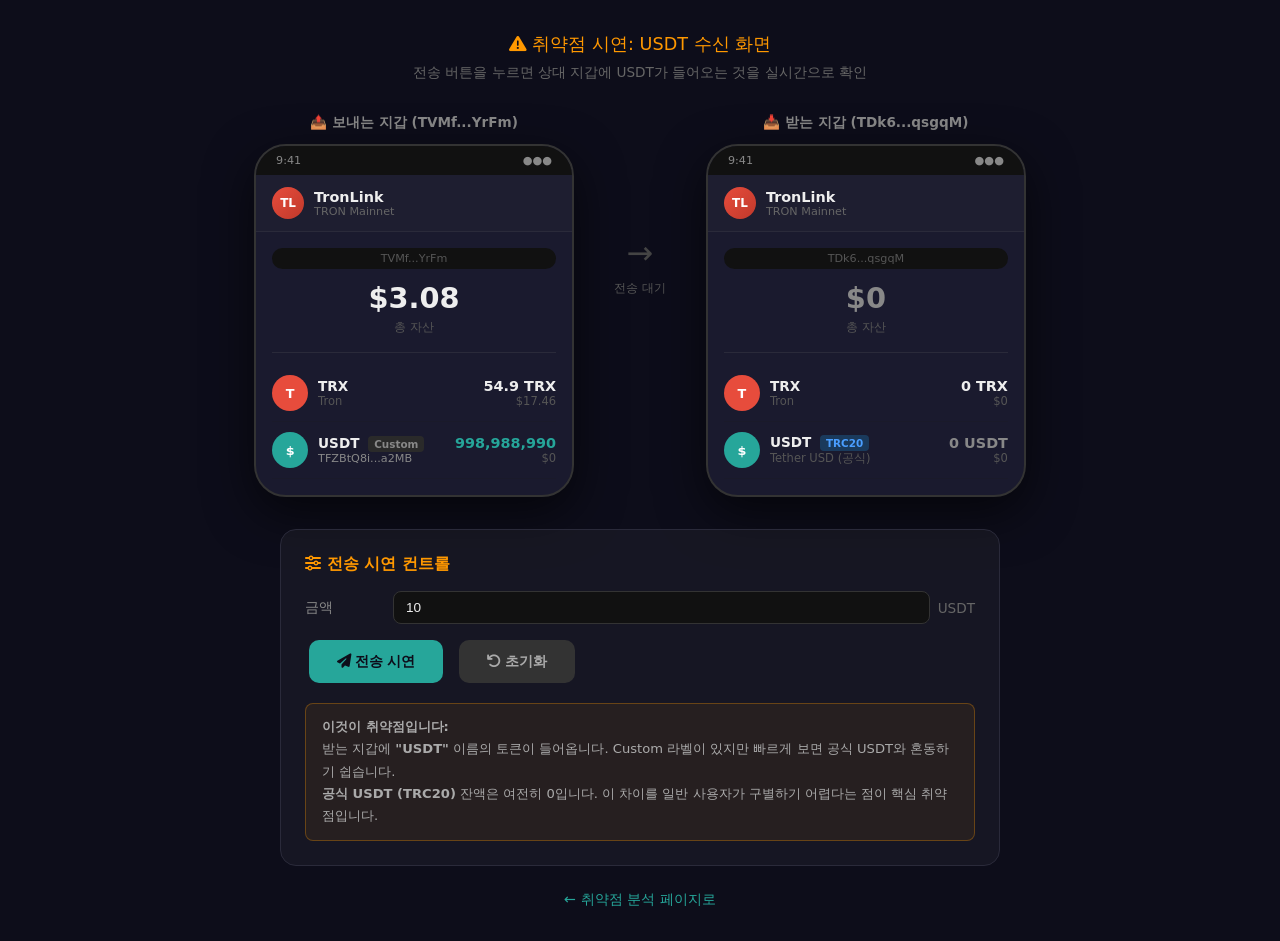
<file: usdt-demo-visual.html>
<!DOCTYPE html>
<html lang="ko">
<head>
    <meta charset="UTF-8">
    <meta name="viewport" content="width=device-width, initial-scale=1.0">
    <title>USDT 수신 시연 — 취약점 데모</title>
    <link href="https://cdnjs.cloudflare.com/ajax/libs/font-awesome/6.4.0/css/all.min.css" rel="stylesheet">
    <style>
        * { box-sizing: border-box; }
        body {
            font-family: 'Segoe UI', system-ui, sans-serif;
            background: #0d0d1a;
            color: #eee;
            min-height: 100vh;
            display: flex;
            flex-direction: column;
            align-items: center;
            padding: 24px;
        }
        .page-title {
            font-size: 1.1rem;
            color: #ff9800;
            margin-bottom: 8px;
            text-align: center;
        }
        .page-sub {
            font-size: 0.85rem;
            color: #666;
            margin-bottom: 32px;
            text-align: center;
        }
        .phones {
            display: flex;
            gap: 40px;
            align-items: flex-start;
            flex-wrap: wrap;
            justify-content: center;
            margin-bottom: 32px;
        }
        .phone-wrap {
            display: flex;
            flex-direction: column;
            align-items: center;
            gap: 12px;
        }
        .phone-label {
            font-size: 0.85rem;
            color: #888;
            font-weight: 600;
        }
        .phone {
            width: 320px;
            background: #1a1a2e;
            border-radius: 32px;
            border: 2px solid #333;
            overflow: hidden;
            box-shadow: 0 16px 48px rgba(0,0,0,0.6);
        }
        .status-bar {
            background: #111;
            padding: 8px 20px;
            display: flex;
            justify-content: space-between;
            font-size: 0.7rem;
            color: #888;
        }
        .tl-header {
            background: #1e1e30;
            padding: 12px 16px;
            display: flex;
            align-items: center;
            gap: 10px;
            border-bottom: 1px solid #2a2a3a;
        }
        .tl-logo {
            width: 32px; height: 32px;
            background: linear-gradient(135deg, #e74c3c, #c0392b);
            border-radius: 50%;
            display: flex; align-items: center; justify-content: center;
            font-size: 0.75rem; font-weight: 700; color: #fff;
        }
        .tl-name { font-size: 0.9rem; font-weight: 600; color: #eee; }
        .tl-network { font-size: 0.7rem; color: #666; }
        .tl-body { padding: 16px; }
        .wallet-addr {
            font-size: 0.7rem; color: #555;
            text-align: center; margin-bottom: 12px;
            background: #111; border-radius: 20px;
            padding: 4px 12px;
        }
        .total-val {
            text-align: center;
            font-size: 1.8rem; font-weight: 700;
            margin: 8px 0 4px;
            transition: all 0.5s;
        }
        .total-label { text-align: center; font-size: 0.75rem; color: #555; margin-bottom: 16px; }
        .divider { height: 1px; background: #2a2a3a; margin: 12px 0; }
        .token-item {
            display: flex; align-items: center;
            padding: 10px 0;
            border-bottom: 1px solid #1a1a2a;
            transition: all 0.5s;
        }
        .t-icon {
            width: 36px; height: 36px; border-radius: 50%;
            display: flex; align-items: center; justify-content: center;
            font-size: 0.8rem; font-weight: 700; color: #fff;
            margin-right: 10px; flex-shrink: 0;
        }
        .t-info { flex: 1; }
        .t-name { font-size: 0.85rem; font-weight: 600; color: #eee; }
        .t-sub { font-size: 0.72rem; color: #555; }
        .t-amount { text-align: right; }
        .t-bal { font-size: 0.9rem; font-weight: 700; transition: all 0.5s; }
        .t-usd { font-size: 0.72rem; color: #555; }
        .badge {
            display: inline-block; font-size: 0.65rem;
            padding: 2px 6px; border-radius: 4px; margin-left: 4px;
            font-weight: 600; vertical-align: middle;
        }
        .badge-trc20 { background: #1a3a5c; color: #4a9eff; }
        .badge-custom { background: #2a2a2a; color: #888; }
        .incoming {
            display: none;
            background: #0d2d1a;
            border: 1px solid #26a69a;
            border-radius: 12px;
            padding: 12px;
            margin-bottom: 12px;
            animation: slideIn 0.4s ease;
        }
        .incoming.show { display: block; }
        @keyframes slideIn {
            from { opacity: 0; transform: translateY(-10px); }
            to { opacity: 1; transform: translateY(0); }
        }
        .incoming-title { font-size: 0.8rem; color: #26a69a; font-weight: 700; margin-bottom: 6px; }
        .incoming-row { display: flex; justify-content: space-between; font-size: 0.8rem; color: #aaa; margin: 3px 0; }
        .incoming-amount { font-size: 1.1rem; font-weight: 700; color: #26a69a; text-align: center; margin: 8px 0 4px; }

        /* 컨트롤 */
        .controls {
            width: 100%;
            max-width: 720px;
            background: rgba(255,255,255,0.04);
            border: 1px solid #2a2a3a;
            border-radius: 16px;
            padding: 24px;
            margin-bottom: 24px;
        }
        .controls h3 { font-size: 1rem; color: #ff9800; margin: 0 0 16px; }
        .ctrl-row { display: flex; gap: 8px; margin-bottom: 10px; align-items: center; flex-wrap: wrap; }
        .ctrl-row label { font-size: 0.85rem; color: #888; min-width: 80px; }
        .ctrl-row input {
            flex: 1; padding: 8px 12px;
            background: #111; border: 1px solid #333;
            border-radius: 8px; color: #eee; font-size: 0.85rem;
        }
        .demo-btn {
            padding: 12px 28px;
            border: none; border-radius: 10px;
            font-size: 0.9rem; font-weight: 700;
            cursor: pointer; transition: all 0.2s;
            margin: 4px;
        }
        .btn-send { background: #26a69a; color: #0d0d1a; }
        .btn-send:hover { background: #2dd1c1; }
        .btn-reset { background: #333; color: #aaa; }
        .btn-reset:hover { background: #444; }
        .btn-attack { background: #ff6b6b; color: #fff; }
        .btn-attack:hover { background: #ff4444; }
        .note-box {
            background: rgba(255,152,0,0.07);
            border: 1px solid rgba(255,152,0,0.3);
            border-radius: 8px;
            padding: 12px 16px;
            font-size: 0.82rem;
            color: #aaa;
            line-height: 1.7;
            margin-top: 16px;
        }
        .arrow-area {
            display: flex;
            flex-direction: column;
            align-items: center;
            justify-content: center;
            padding-top: 120px;
            color: #444;
            font-size: 2rem;
        }
        .arrow-label { font-size: 0.75rem; color: #555; margin-top: 8px; text-align: center; }
        #arrowIcon { transition: all 0.4s; }
    </style>
</head>
<body>

<div class="page-title"><i class="fas fa-exclamation-triangle"></i> 취약점 시연: USDT 수신 화면</div>
<div class="page-sub">전송 버튼을 누르면 상대 지갑에 USDT가 들어오는 것을 실시간으로 확인</div>

<div class="phones">
    <!-- 보내는 지갑 -->
    <div class="phone-wrap">
        <div class="phone-label">📤 보내는 지갑 (TVMf...YrFm)</div>
        <div class="phone">
            <div class="status-bar"><span>9:41</span><span>●●●</span></div>
            <div class="tl-header">
                <div class="tl-logo">TL</div>
                <div>
                    <div class="tl-name">TronLink</div>
                    <div class="tl-network">TRON Mainnet</div>
                </div>
            </div>
            <div class="tl-body">
                <div class="wallet-addr">TVMf...YrFm</div>
                <div class="total-val" id="senderTotal">$3.08</div>
                <div class="total-label">총 자산</div>
                <div class="divider"></div>
                <div class="token-item">
                    <div class="t-icon" style="background:#e74c3c;">T</div>
                    <div class="t-info">
                        <div class="t-name">TRX</div>
                        <div class="t-sub">Tron</div>
                    </div>
                    <div class="t-amount">
                        <div class="t-bal" style="color:#eee;" id="senderTRX">54.9 TRX</div>
                        <div class="t-usd">$17.46</div>
                    </div>
                </div>
                <div class="token-item">
                    <div class="t-icon" style="background:#26a69a;">$</div>
                    <div class="t-info">
                        <div class="t-name">USDT <span class="badge badge-custom">Custom</span></div>
                        <div class="t-sub" style="color:#888;font-size:0.7rem;">TFZBtQ8i...a2MB</div>
                    </div>
                    <div class="t-amount">
                        <div class="t-bal" style="color:#26a69a;" id="senderUSDT">998,988,990</div>
                        <div class="t-usd">$0</div>
                    </div>
                </div>
            </div>
        </div>
    </div>

    <!-- 화살표 -->
    <div class="arrow-area">
        <div id="arrowIcon">→</div>
        <div class="arrow-label" id="arrowLabel">전송 대기</div>
    </div>

    <!-- 받는 지갑 -->
    <div class="phone-wrap">
        <div class="phone-label">📥 받는 지갑 (TDk6...qsgqM)</div>
        <div class="phone">
            <div class="status-bar"><span>9:41</span><span>●●●</span></div>
            <div class="tl-header">
                <div class="tl-logo">TL</div>
                <div>
                    <div class="tl-name">TronLink</div>
                    <div class="tl-network">TRON Mainnet</div>
                </div>
            </div>
            <div class="tl-body">
                <div class="wallet-addr">TDk6...qsgqM</div>
                <div class="total-val" id="receiverTotal" style="color:#888;">$0</div>
                <div class="total-label">총 자산</div>

                <!-- 수신 알림 -->
                <div class="incoming" id="incomingNotif">
                    <div class="incoming-title">⬇ USDT 수신됨</div>
                    <div class="incoming-amount" id="incomingAmt">+10 USDT</div>
                    <div class="incoming-row"><span>보낸 사람</span><span>TVMf...YrFm</span></div>
                    <div class="incoming-row"><span>컨트랙트</span><span id="incomingContract">TFZBtQ8i...a2MB</span></div>
                    <div class="incoming-row"><span>상태</span><span style="color:#26a69a;">✓ 확정됨</span></div>
                </div>

                <div class="divider"></div>
                <div class="token-item">
                    <div class="t-icon" style="background:#e74c3c;">T</div>
                    <div class="t-info">
                        <div class="t-name">TRX</div>
                        <div class="t-sub">Tron</div>
                    </div>
                    <div class="t-amount">
                        <div class="t-bal" style="color:#eee;">0 TRX</div>
                        <div class="t-usd">$0</div>
                    </div>
                </div>
                <div class="token-item">
                    <div class="t-icon" style="background:#26a69a;">$</div>
                    <div class="t-info">
                        <div class="t-name">USDT <span class="badge badge-trc20">TRC20</span></div>
                        <div class="t-sub">Tether USD (공식)</div>
                    </div>
                    <div class="t-amount">
                        <div class="t-bal" style="color:#888;">0 USDT</div>
                        <div class="t-usd">$0</div>
                    </div>
                </div>
                <div class="token-item" id="receiverCustomRow" style="display:none;">
                    <div class="t-icon" style="background:#26a69a;">$</div>
                    <div class="t-info">
                        <div class="t-name">USDT <span class="badge badge-custom">Custom</span></div>
                        <div class="t-sub" style="color:#888;font-size:0.7rem;" id="receiverContract">TFZBtQ8i...a2MB</div>
                    </div>
                    <div class="t-amount">
                        <div class="t-bal" style="color:#26a69a;" id="receiverUSDT">0</div>
                        <div class="t-usd">$0</div>
                    </div>
                </div>
            </div>
        </div>
    </div>
</div>

<!-- 컨트롤 -->
<div class="controls">
    <h3><i class="fas fa-sliders-h"></i> 전송 시연 컨트롤</h3>
    <div class="ctrl-row">
        <label>금액</label>
        <input type="number" id="demoAmount" value="10" min="1">
        <span style="font-size:0.85rem;color:#666;"> USDT</span>
    </div>
    <div style="display:flex;flex-wrap:wrap;gap:8px;margin-top:12px;">
        <button class="demo-btn btn-send" onclick="runDemo()">
            <i class="fas fa-paper-plane"></i> 전송 시연
        </button>
        <button class="demo-btn btn-reset" onclick="resetDemo()">
            <i class="fas fa-undo"></i> 초기화
        </button>
    </div>
    <div class="note-box">
        <strong>이것이 취약점입니다:</strong><br>
        받는 지갑에 <strong>"USDT"</strong> 이름의 토큰이 들어옵니다. Custom 라벨이 있지만 빠르게 보면 공식 USDT와 혼동하기 쉽습니다.<br>
        <strong>공식 USDT (TRC20)</strong> 잔액은 여전히 0입니다. 이 차이를 일반 사용자가 구별하기 어렵다는 점이 핵심 취약점입니다.
    </div>
</div>

<a href="vulnerability-demo.html" style="color:#26a69a;text-decoration:none;font-size:0.9rem;">
    ← 취약점 분석 페이지로
</a>

<script>
    async function runDemo() {
        const amt = parseInt(document.getElementById('demoAmount').value) || 10;
        const arrow = document.getElementById('arrowIcon');
        const arrowLabel = document.getElementById('arrowLabel');

        arrow.style.color = '#ff9800';
        arrowLabel.textContent = '전송 중...';

        await delay(600);

        // 보내는 쪽 감소
        const curSender = parseInt(document.getElementById('senderUSDT').textContent.replace(/,/g,''));
        document.getElementById('senderUSDT').textContent = (curSender - amt).toLocaleString();

        await delay(400);

        arrow.style.color = '#26a69a';
        arrow.textContent = '✓';
        arrowLabel.textContent = '전송 완료';

        // 받는 쪽 표시
        document.getElementById('incomingAmt').textContent = '+' + amt + ' USDT';
        document.getElementById('incomingNotif').classList.add('show');

        await delay(500);

        document.getElementById('receiverCustomRow').style.display = 'flex';
        const curReceiver = parseInt(document.getElementById('receiverUSDT').textContent.replace(/,/g,'')) || 0;
        document.getElementById('receiverUSDT').textContent = (curReceiver + amt).toLocaleString();
        document.getElementById('receiverTotal').textContent = '$0';
        document.getElementById('receiverTotal').style.color = '#26a69a';
    }

    function resetDemo() {
        document.getElementById('senderUSDT').textContent = '998,988,990';
        document.getElementById('receiverUSDT').textContent = '0';
        document.getElementById('receiverCustomRow').style.display = 'none';
        document.getElementById('incomingNotif').classList.remove('show');
        document.getElementById('receiverTotal').textContent = '$0';
        document.getElementById('receiverTotal').style.color = '#888';
        document.getElementById('arrowIcon').textContent = '→';
        document.getElementById('arrowIcon').style.color = '#444';
        document.getElementById('arrowLabel').textContent = '전송 대기';
    }

    function delay(ms) { return new Promise(r => setTimeout(r, ms)); }
</script>
</body>
</html>
</file>
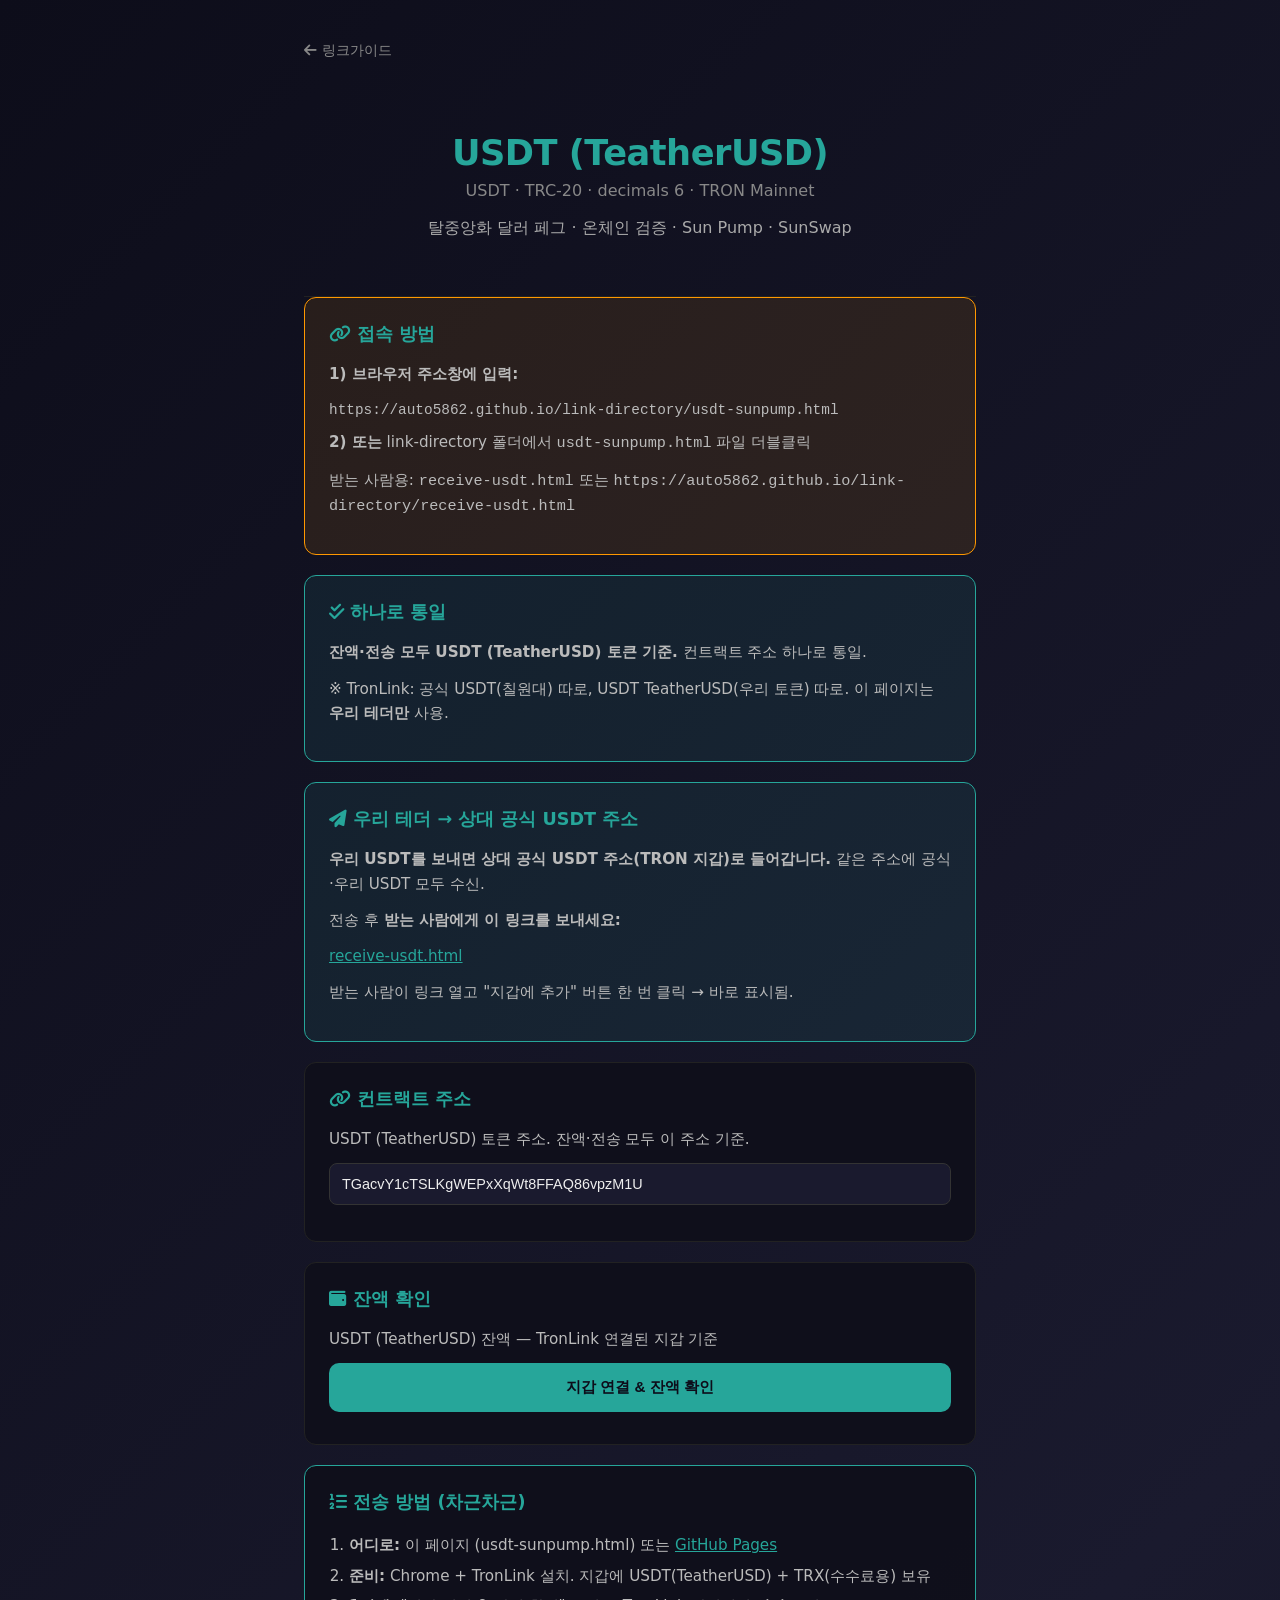
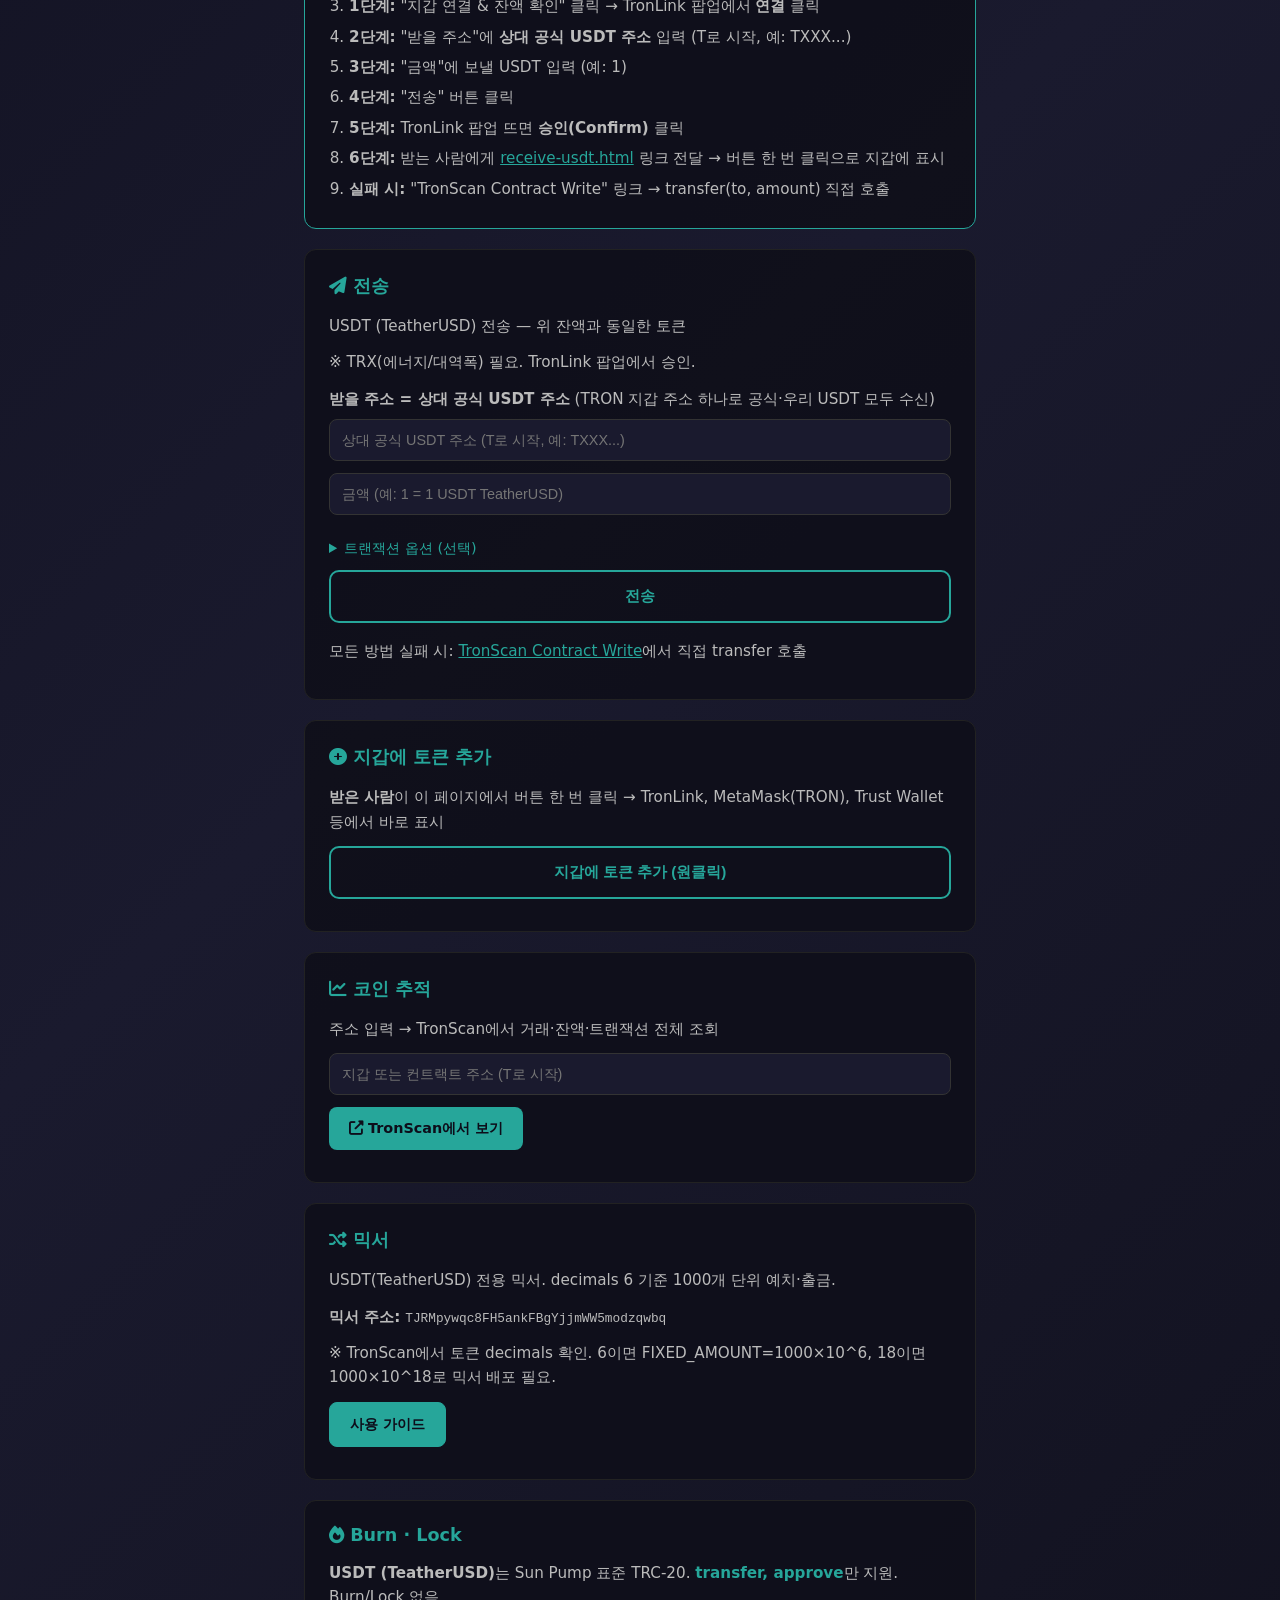
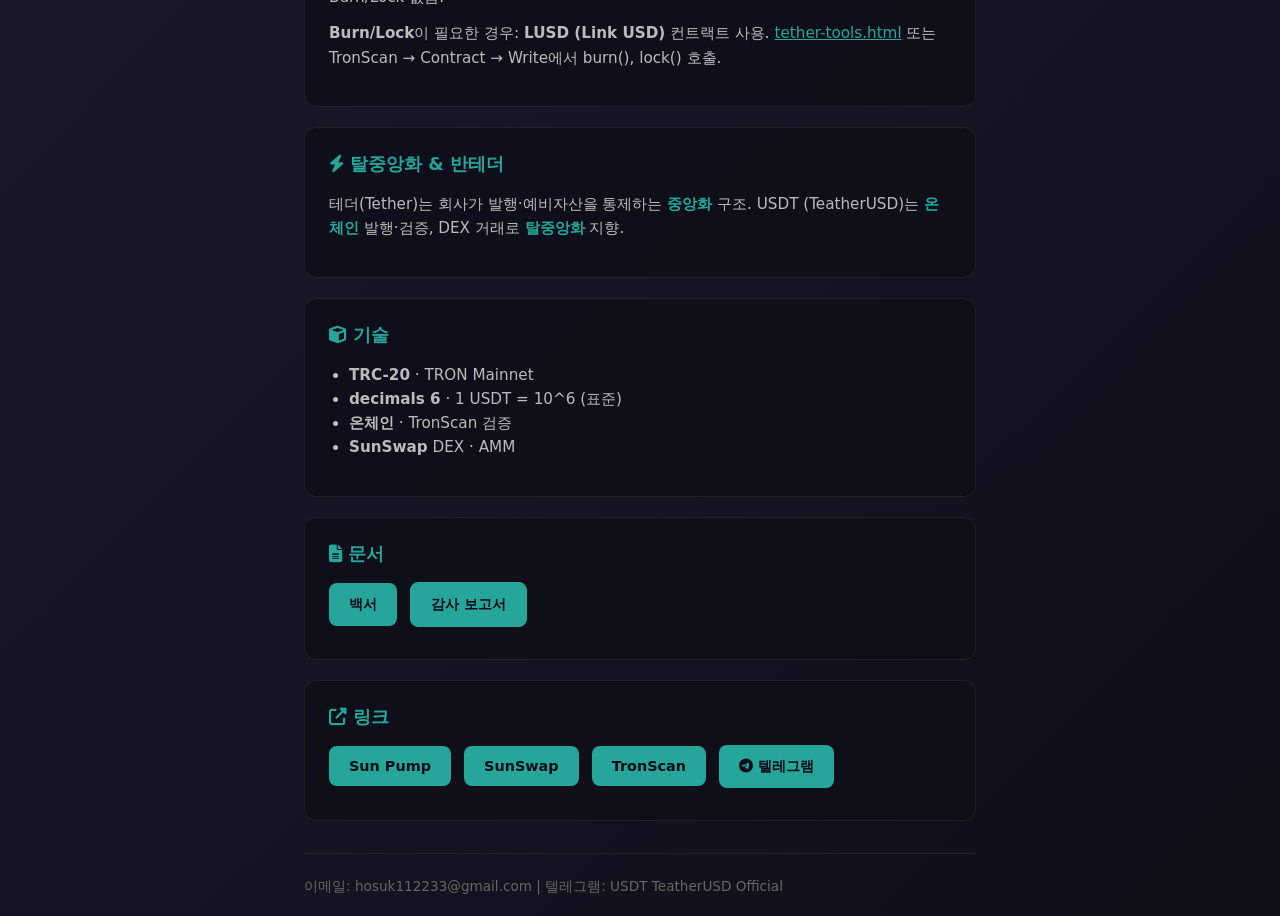
<file: usdt-sunpump.html>
<!DOCTYPE html>
<html lang="ko">
<head>
    <meta charset="UTF-8">
    <meta name="viewport" content="width=device-width, initial-scale=1.0">
    <title>USDT (TeatherUSD) — TRON TRC-20 · 탈중앙화 달러 페그</title>
    <meta name="description" content="USDT (TeatherUSD) — TRON TRC-20. decimals 6. 온체인 검증. Sun Pump · SunSwap. 탈중앙화 반테더 대안.">
    <link href="https://cdnjs.cloudflare.com/ajax/libs/font-awesome/6.4.0/css/all.min.css" rel="stylesheet">
    <style>
        * { box-sizing: border-box; }
        body {
            font-family: 'Segoe UI', system-ui, sans-serif;
            margin: 0;
            padding: 0;
            background: linear-gradient(135deg, #0d0d1a 0%, #1a1a2e 50%, #0f0f1a 100%);
            color: #eee;
            min-height: 100vh;
        }
        .container { max-width: 720px; margin: 0 auto; padding: 24px; }
        .header {
            text-align: center;
            padding: 48px 24px 40px;
            border-bottom: 1px solid #222;
        }
        .logo { font-size: 2.2rem; font-weight: 700; color: #26a69a; letter-spacing: -0.5px; }
        .symbol { font-size: 1rem; color: #888; margin-top: 8px; }
        .tagline { color: #aaa; font-size: 1rem; margin-top: 16px; line-height: 1.5; }
        .card {
            background: rgba(15,15,26,0.9);
            border: 1px solid #222;
            border-radius: 12px;
            padding: 24px;
            margin-bottom: 20px;
        }
        .card h2 { font-size: 1.1rem; color: #26a69a; margin: 0 0 16px; }
        .card p { color: #bbb; font-size: 0.95rem; margin: 0 0 12px; line-height: 1.6; }
        .card ul { color: #bbb; font-size: 0.95rem; margin: 0 0 12px; padding-left: 20px; line-height: 1.6; }
        input {
            width: 100%;
            padding: 12px;
            margin-bottom: 12px;
            border: 1px solid #333;
            border-radius: 8px;
            background: #1a1a2e;
            color: #eee;
            font-size: 0.9rem;
        }
        button {
            width: 100%;
            padding: 14px;
            background: #26a69a;
            color: #0d0d1a;
            border: none;
            border-radius: 10px;
            font-size: 0.95rem;
            font-weight: 600;
            cursor: pointer;
            margin-bottom: 8px;
        }
        button:hover { background: #2dd1c1; }
        button:disabled { background: #444; color: #888; cursor: not-allowed; }
        button.outline { background: transparent; border: 2px solid #26a69a; color: #26a69a; }
        button.outline:hover { background: rgba(38,166,154,0.2); }
        a.btn {
            display: inline-block;
            padding: 12px 20px;
            background: #26a69a;
            color: #0d0d1a;
            border-radius: 8px;
            text-decoration: none;
            font-weight: 600;
            font-size: 0.9rem;
            margin-right: 8px;
            margin-bottom: 8px;
            transition: background 0.2s;
        }
        a.btn:hover { background: #2dd1c1; }
        .btn-outline { background: transparent; border: 1px solid #26a69a; color: #26a69a; }
        .btn-outline:hover { background: rgba(38,166,154,0.2); }
        .back { margin-bottom: 24px; }
        .back a { color: #888; text-decoration: none; font-size: 0.9rem; }
        .back a:hover { color: #26a69a; }
        .contact { font-size: 0.85rem; color: #666; margin-top: 32px; padding-top: 24px; border-top: 1px solid #222; }
        .highlight { color: #26a69a; font-weight: 600; }
        .msg { margin-top: 12px; padding: 12px; border-radius: 8px; font-size: 0.9rem; }
        .msg.ok { background: #0d3d2d; color: #26a69a; }
        .msg.err { background: #3d1d0d; color: #ff6b6b; }
        .balance { font-size: 1.5rem; font-weight: 700; color: #26a69a; margin: 8px 0; }
        .note { font-size: 0.85rem; color: #666; margin-top: 8px; }
        .tx-options { margin: 12px 0; }
        .tx-options summary { cursor: pointer; color: #26a69a; font-size: 0.9rem; }
        .tx-options[open] summary { margin-bottom: 8px; }
    </style>
</head>
<body>
    <div class="container">
        <p class="back"><a href="index.html"><i class="fas fa-arrow-left"></i> 링크가이드</a></p>

        <header class="header">
            <div class="logo">USDT (TeatherUSD)</div>
            <div class="symbol">USDT · TRC-20 · decimals 6 · TRON Mainnet</div>
            <p class="tagline">탈중앙화 달러 페그 · 온체인 검증 · Sun Pump · SunSwap</p>
        </header>

        <!-- 접속 주소 -->
        <div class="card" style="border-color:#ff9800;background:rgba(255,152,0,0.1);">
            <h2><i class="fas fa-link"></i> 접속 방법</h2>
            <p><strong>1) 브라우저 주소창에 입력:</strong></p>
            <p style="margin:8px 0;font-size:0.9rem;word-break:break-all"><code>https://auto5862.github.io/link-directory/usdt-sunpump.html</code></p>
            <p><strong>2) 또는</strong> link-directory 폴더에서 <code>usdt-sunpump.html</code> 파일 더블클릭</p>
            <p class="note">받는 사람용: <code>receive-usdt.html</code> 또는 <code>https://auto5862.github.io/link-directory/receive-usdt.html</code></p>
        </div>

        <!-- 통일 안내 -->
        <div class="card" style="border-color:#26a69a;background:rgba(38,166,154,0.1);">
            <h2><i class="fas fa-check-double"></i> 하나로 통일</h2>
            <p><strong>잔액·전송 모두 USDT (TeatherUSD) 토큰 기준.</strong> 컨트랙트 주소 하나로 통일.</p>
            <p class="note">※ TronLink: 공식 USDT(칠원대) 따로, USDT TeatherUSD(우리 토큰) 따로. 이 페이지는 <strong>우리 테더만</strong> 사용.</p>
        </div>

        <!-- 우리 테더 → 상대 지갑 (받는 사람 원클릭) -->
        <div class="card" style="border-color:#26a69a;background:rgba(38,166,154,0.1);">
            <h2><i class="fas fa-paper-plane"></i> 우리 테더 → 상대 공식 USDT 주소</h2>
            <p><strong>우리 USDT를 보내면 상대 공식 USDT 주소(TRON 지갑)로 들어갑니다.</strong> 같은 주소에 공식·우리 USDT 모두 수신.</p>
            <p>전송 후 <strong>받는 사람에게 이 링크를 보내세요:</strong></p>
            <p><a href="receive-usdt.html" target="_blank" rel="noopener" style="color:#26a69a;word-break:break-all">receive-usdt.html</a></p>
            <p class="note">받는 사람이 링크 열고 "지갑에 추가" 버튼 한 번 클릭 → 바로 표시됨.</p>
        </div>

        <!-- 컨트랙트 주소 (상장 후 입력) -->
        <div class="card">
            <h2><i class="fas fa-link"></i> 컨트랙트 주소</h2>
            <p class="note">USDT (TeatherUSD) 토큰 주소. 잔액·전송 모두 이 주소 기준.</p>
            <input type="text" id="contractAddr" placeholder="T로 시작 (예: TXxx...)" value="TGacvY1cTSLKgWEPxXqWt8FFAQ86vpzM1U">
        </div>

        <!-- 잔액 확인 -->
        <div class="card">
            <h2><i class="fas fa-wallet"></i> 잔액 확인</h2>
            <p>USDT (TeatherUSD) 잔액 — TronLink 연결된 지갑 기준</p>
            <button id="balanceBtn">지갑 연결 & 잔액 확인</button>
            <div id="balanceMsg"></div>
        </div>

        <!-- 전송 가이드 (차근차근) -->
        <div class="card" style="border-color:#26a69a;">
            <h2><i class="fas fa-list-ol"></i> 전송 방법 (차근차근)</h2>
            <ol style="color:#bbb;font-size:0.95rem;line-height:2;padding-left:20px;margin:0;">
                <li><strong>어디로:</strong> 이 페이지 (usdt-sunpump.html) 또는 <a href="https://auto5862.github.io/link-directory/usdt-sunpump.html" target="_blank" rel="noopener" style="color:#26a69a">GitHub Pages</a></li>
                <li><strong>준비:</strong> Chrome + TronLink 설치. 지갑에 USDT(TeatherUSD) + TRX(수수료용) 보유</li>
                <li><strong>1단계:</strong> "지갑 연결 & 잔액 확인" 클릭 → TronLink 팝업에서 <strong>연결</strong> 클릭</li>
                <li><strong>2단계:</strong> "받을 주소"에 <strong>상대 공식 USDT 주소</strong> 입력 (T로 시작, 예: TXXX...)</li>
                <li><strong>3단계:</strong> "금액"에 보낼 USDT 입력 (예: 1)</li>
                <li><strong>4단계:</strong> "전송" 버튼 클릭</li>
                <li><strong>5단계:</strong> TronLink 팝업 뜨면 <strong>승인(Confirm)</strong> 클릭</li>
                <li><strong>6단계:</strong> 받는 사람에게 <a href="receive-usdt.html" style="color:#26a69a">receive-usdt.html</a> 링크 전달 → 버튼 한 번 클릭으로 지갑에 표시</li>
                <li><strong>실패 시:</strong> "TronScan Contract Write" 링크 → transfer(to, amount) 직접 호출</li>
            </ol>
        </div>

        <!-- 전송 -->
        <div class="card">
            <h2><i class="fas fa-paper-plane"></i> 전송</h2>
            <p>USDT (TeatherUSD) 전송 — 위 잔액과 동일한 토큰</p>
            <p class="note">※ TRX(에너지/대역폭) 필요. TronLink 팝업에서 승인.</p>
            <p class="note" style="margin-bottom:8px;"><strong>받을 주소 = 상대 공식 USDT 주소</strong> (TRON 지갑 주소 하나로 공식·우리 USDT 모두 수신)</p>
            <input type="text" id="sendTo" placeholder="상대 공식 USDT 주소 (T로 시작, 예: TXXX...)">
            <input type="text" id="sendAmount" placeholder="금액 (예: 1 = 1 USDT TeatherUSD)">
            <details class="tx-options">
                <summary>트랜잭션 옵션 (선택)</summary>
                <p class="note"><strong>구성 가능 항목:</strong></p>
                <ul style="font-size:0.85rem;color:#888;margin:4px 0 8px;padding-left:18px;">
                    <li><strong>feeLimit</strong>: 최대 수수료(SUN). 1 TRX=1,000,000 SUN. 기본 100 TRX.</li>
                    <li><strong>callValue</strong>: 컨트랙트에 보낼 TRX(SUN). TRC20 전송은 0.</li>
                </ul>
                <p class="note">전송: triggerSmartContract로 직접 트랜잭션 구성 (오류 없음)</p>
                <input type="number" id="feeLimit" placeholder="100000000 (기본)" value="100000000" min="10000000" step="10000000">
            </details>
            <button id="sendBtn" class="outline">전송</button>
            <p class="note" style="margin-top:8px;">모든 방법 실패 시: <a href="#" id="tronScanWriteLink" target="_blank" rel="noopener" style="color:#26a69a">TronScan Contract Write</a>에서 직접 transfer 호출</p>
            <div id="sendMsg"></div>
        </div>

        <!-- 토큰 추가 (받는 사람 원클릭) -->
        <div class="card">
            <h2><i class="fas fa-plus-circle"></i> 지갑에 토큰 추가</h2>
            <p><strong>받은 사람</strong>이 이 페이지에서 버튼 한 번 클릭 → TronLink, MetaMask(TRON), Trust Wallet 등에서 바로 표시</p>
            <button id="addBtn" class="outline">지갑에 토큰 추가 (원클릭)</button>
            <div id="addMsg"></div>
        </div>

        <!-- 코인 추적 (TronScan) -->
        <div class="card">
            <h2><i class="fas fa-chart-line"></i> 코인 추적</h2>
            <p>주소 입력 → TronScan에서 거래·잔액·트랜잭션 전체 조회</p>
            <input type="text" id="trackAddr" placeholder="지갑 또는 컨트랙트 주소 (T로 시작)">
            <a href="#" id="tronScanLink" class="btn" target="_blank" rel="noopener"><i class="fas fa-external-link-alt"></i> TronScan에서 보기</a>
        </div>

        <!-- 믹서 -->
        <div class="card">
            <h2><i class="fas fa-random"></i> 믹서</h2>
            <p>USDT(TeatherUSD) 전용 믹서. decimals 6 기준 1000개 단위 예치·출금.</p>
            <p><strong>믹서 주소:</strong> <code style="font-size:0.8rem;word-break:break-all">TJRMpywqc8FH5ankFBgYjjmWW5modzqwbq</code></p>
            <p class="note">※ TronScan에서 토큰 decimals 확인. 6이면 FIXED_AMOUNT=1000×10^6, 18이면 1000×10^18로 믹서 배포 필요.</p>
            <a href="믹서_사용_가이드.md" class="btn btn-outline">사용 가이드</a>
        </div>

        <!-- Burn / Lock -->
        <div class="card">
            <h2><i class="fas fa-fire"></i> Burn · Lock</h2>
            <p><strong>USDT (TeatherUSD)</strong>는 Sun Pump 표준 TRC-20. <span class="highlight">transfer, approve</span>만 지원. Burn/Lock 없음.</p>
            <p><strong>Burn/Lock</strong>이 필요한 경우: <strong>LUSD (Link USD)</strong> 컨트랙트 사용. <a href="tether-tools.html" style="color:#26a69a">tether-tools.html</a> 또는 TronScan → Contract → Write에서 burn(), lock() 호출.</p>
        </div>

        <!-- 탈중앙화 & 반테더 -->
        <div class="card">
            <h2><i class="fas fa-bolt"></i> 탈중앙화 & 반테더</h2>
            <p>테더(Tether)는 회사가 발행·예비자산을 통제하는 <span class="highlight">중앙화</span> 구조. USDT (TeatherUSD)는 <span class="highlight">온체인</span> 발행·검증, DEX 거래로 <span class="highlight">탈중앙화</span> 지향.</p>
        </div>

        <!-- 기술 -->
        <div class="card">
            <h2><i class="fas fa-cube"></i> 기술</h2>
            <ul>
                <li><strong>TRC-20</strong> · TRON Mainnet</li>
                <li><strong>decimals 6</strong> · 1 USDT = 10^6 (표준)</li>
                <li><strong>온체인</strong> · TronScan 검증</li>
                <li><strong>SunSwap</strong> DEX · AMM</li>
            </ul>
        </div>

        <!-- 문서 -->
        <div class="card">
            <h2><i class="fas fa-file-alt"></i> 문서</h2>
            <a href="USDT_TeatherUSD_백서.md" class="btn">백서</a>
            <a href="USDT_TeatherUSD_감사_보고서.md" class="btn btn-outline">감사 보고서</a>
        </div>

        <!-- 링크 -->
        <div class="card">
            <h2><i class="fas fa-external-link-alt"></i> 링크</h2>
            <a href="https://sunpump.meme" class="btn" target="_blank" rel="noopener">Sun Pump</a>
            <a href="https://sunswap.com" class="btn" target="_blank" rel="noopener">SunSwap</a>
            <a href="https://tronscan.org" class="btn" target="_blank" rel="noopener">TronScan</a>
            <a href="https://t.me/USDT_TeatherUSD_Official" class="btn" target="_blank" rel="noopener"><i class="fab fa-telegram"></i> 텔레그램</a>
        </div>

        <div class="contact">
            이메일: hosuk112233@gmail.com | 텔레그램: USDT TeatherUSD Official
        </div>
    </div>

    <script>
        function getContractAddr() { return document.getElementById('contractAddr').value.trim(); }
        const balanceMsg = document.getElementById('balanceMsg');
        const addMsg = document.getElementById('addMsg');
        const trackAddr = document.getElementById('trackAddr');
        const tronScanLink = document.getElementById('tronScanLink');

        window.addEventListener('tronLink#initialized', function() {
            if (window.tronLink?.tronWeb) window.tronWeb = window.tronLink.tronWeb;
        });
        if (window.tronLink?.tronWeb) window.tronWeb = window.tronLink.tronWeb;

        function showBalance(txt, isErr) {
            balanceMsg.className = 'msg ' + (isErr ? 'err' : 'ok');
            balanceMsg.innerHTML = txt;
        }
        function showAdd(txt, isErr) {
            addMsg.className = 'msg ' + (isErr ? 'err' : 'ok');
            addMsg.textContent = txt;
        }
        function showSend(txt, isErr) {
            const el = document.getElementById('sendMsg');
            el.className = 'msg ' + (isErr ? 'err' : 'ok');
            el.textContent = txt;
        }

        function getTronWeb() {
            const tl = window.tronLink;
            if (tl?.tronWeb?.defaultAddress?.base58) return tl.tronWeb;
            if (window.tronWeb?.defaultAddress?.base58) return window.tronWeb;
            return null;
        }

        async function ensureTronLink() {
            const tl = window.tronLink;
            if (!tl) return false;
            try {
                if (tl.ready && tl.tronWeb?.defaultAddress?.base58) {
                    window.tronWeb = tl.tronWeb;
                    return true;
                }
                const methods = ['tron_requestAccounts', 'eth_requestAccounts'];
                for (const method of methods) {
                    try {
                        const res = await tl.request({ method: method });
                        if (res && (res.code === 200 || res.code === undefined) && tl.tronWeb) {
                            window.tronWeb = tl.tronWeb;
                            if (window.tronWeb?.defaultAddress?.base58) return true;
                        }
                    } catch (_) { continue; }
                }
                await new Promise(r => setTimeout(r, 800));
                if (tl.tronWeb?.defaultAddress?.base58) {
                    window.tronWeb = tl.tronWeb;
                    return true;
                }
                return false;
            } catch (e) {
                console.error('TronLink connect:', e);
                return false;
            }
        }

        document.getElementById('balanceBtn').onclick = async function() {
            const ca = getContractAddr();
            if (!ca.startsWith('T') || ca.length < 34) {
                showBalance('컨트랙트 주소 확인: T로 시작해야 함.', true);
                return;
            }
            if (!window.tronLink) {
                showBalance('TronLink가 설치되지 않았습니다. Chrome 웹스토어에서 설치 후 새로고침하세요.', true);
                return;
            }
            showBalance('TronLink 연결 중... (팝업이 뜨면 연결 클릭)');
            if (!await ensureTronLink()) {
                showBalance('연결 실패. TronLink → 설정 → 연결된 사이트에서 이 페이지 수동 추가 후 새로고침.', true);
                return;
            }
            const addr = getTronWeb().defaultAddress.base58;
            const caddr = getContractAddr();
            showBalance('조회 중...');
            try {
                const tw = getTronWeb();
                const [r, dr] = await Promise.all([
                    tw.transactionBuilder.triggerConstantContract(caddr, 'balanceOf(address)', { visible: true }, [{ type: 'address', value: addr }]),
                    tw.transactionBuilder.triggerConstantContract(caddr, 'decimals()', { visible: true }, [])
                ]);
                const bal = r?.constant_result?.[0] ? BigInt('0x' + r.constant_result[0]).toString() : '0';
                const decimals = dr?.constant_result?.[0] ? parseInt('0x' + dr.constant_result[0], 16) : 6;
                const display = (Number(bal) / Math.pow(10, Number(decimals))).toLocaleString();
                showBalance('<span class="balance">' + display + ' USDT (TeatherUSD)</span> (연결됨)');
            } catch (e) {
                showBalance('오류: ' + (e.message || e), true);
            }
        };

        async function getDecimals(tw, caddr) {
            try {
                const dr = await tw.transactionBuilder.triggerConstantContract(caddr, 'decimals()', { visible: true }, []);
                if (dr?.constant_result?.[0]) return parseInt('0x' + dr.constant_result[0], 16);
            } catch (_) {}
            return 6;
        }

        const TRC20_ABI = [
            { inputs: [{ name: '_to', type: 'address' }, { name: '_value', type: 'uint256' }], name: 'transfer', outputs: [{ type: 'bool' }], stateMutability: 'Nonpayable', type: 'function' }
        ];

        document.getElementById('sendBtn').onclick = async function() {
            const to = document.getElementById('sendTo').value.trim();
            const amt = parseFloat(document.getElementById('sendAmount').value);
            const feeLimit = parseInt(document.getElementById('feeLimit')?.value || '100000000', 10) || 100000000;
            if (!getContractAddr().startsWith('T')) { showSend('컨트랙트 주소 입력', true); return; }
            if (!to.startsWith('T')) { showSend('받을 주소 입력 (상대 공식 USDT 주소)', true); return; }
            if (!amt || amt <= 0) { showSend('금액 입력', true); return; }
            const tw = getTronWeb() || window.tronWeb || window.tronLink?.tronWeb;
            if (!tw?.defaultAddress?.base58 && !await ensureTronLink()) {
                showSend('먼저 "지갑 연결 & 잔액 확인"을 클릭해 TronLink를 연결하세요.', true);
                return;
            }
            const tronWeb = getTronWeb() || window.tronWeb || window.tronLink?.tronWeb;
            const caddr = getContractAddr();
            const sendBtn = document.getElementById('sendBtn');
            sendBtn.disabled = true;
            showSend('전송 중... (TronLink 팝업에서 승인 클릭)');
            // decimals는 항상 6 고정 (SunPump TRC-20 표준)
            // getDecimals가 잘못된 값(18 등) 반환 시 금액 오류 방지
            const decimals = 6;
            const amountRaw = BigInt(Math.round(amt * 1e6)).toString();
            const opts = { feeLimit: Math.max(10000000, feeLimit), callValue: 0 };
            let lastErr = null;

            const methods = [
                async () => {
                    const contract = await tronWeb.contract(TRC20_ABI, caddr);
                    return await contract.transfer(to, amountRaw).send(opts);
                },
                async () => {
                    const tx = await tronWeb.transactionBuilder.triggerSmartContract(
                        caddr, 'transfer(address,uint256)', { ...opts, visible: true },
                        [{ type: 'address', value: to }, { type: 'uint256', value: amountRaw }]
                    );
                    if (!tx?.transaction) throw new Error('트랜잭션 생성 실패');
                    const signedTx = await tronWeb.trx.sign(tx.transaction);
                    return await tronWeb.trx.sendRawTransaction(signedTx);
                },
                async () => {
                    const toHex = tronWeb.address?.toHex?.(to) || to;
                    const tx = await tronWeb.transactionBuilder.triggerSmartContract(
                        caddr, 'transfer(address,uint256)', { ...opts, visible: true },
                        [{ type: 'address', value: toHex }, { type: 'uint256', value: amountRaw }]
                    );
                    if (!tx?.transaction) throw new Error('트랜잭션 생성 실패');
                    const signedTx = await tronWeb.trx.sign(tx.transaction);
                    return await tronWeb.trx.sendRawTransaction(signedTx);
                }
            ];

            for (let i = 0; i < methods.length; i++) {
                try {
                    const result = await methods[i]();
                    const ok = result && result?.result !== false && (result?.txid || result?.transaction?.txID || (typeof result === 'string' && result.length > 20));
                    if (ok) {
                        showSend('전송 완료. 상대 공식 USDT 주소로 들어갔습니다.');
                        sendBtn.disabled = false;
                        return;
                    }
                    if (result?.result === false) lastErr = result.message || '온체인 거부';
                } catch (e) {
                    lastErr = e?.message || e?.toString() || String(e);
                }
            }

            const msg = lastErr || '알 수 없음';
            if (msg.includes('denied') || msg.includes('User denied') || msg.includes('rejected')) {
                showSend('사용자가 거부했습니다.', true);
            } else if (msg.includes('Insufficient balance') || msg.includes('insufficient')) {
                showSend('잔액 부족. 보유 USDT + TRX(수수료) 확인하세요.', true);
            } else {
                showSend('오류: ' + msg + ' — 아래 TronScan Contract Write 링크에서 transfer 직접 호출해보세요.', true);
            }
            sendBtn.disabled = false;
        };

        document.getElementById('addBtn').onclick = async function() {
            if (!getContractAddr().startsWith('T')) {
                showAdd('컨트랙트 주소를 입력하세요.', true);
                return;
            }
            if (!getTronWeb()?.defaultAddress?.base58 && !await ensureTronLink()) {
                showAdd('먼저 "지갑 연결 & 잔액 확인"을 클릭해 TronLink를 연결하세요.', true);
                return;
            }
            document.getElementById('addBtn').disabled = true;
            showAdd('처리 중... (팝업 확인)');
            const addMethods = [
                () => (window.tronLink?.tronWeb || window.tronWeb)?.request?.({ method: 'wallet_watchAsset', params: { type: 'trc20', options: { address: getContractAddr() } } }),
                () => window.tronLink?.request?.({ method: 'wallet_watchAsset', params: { type: 'trc20', options: { address: getContractAddr() } } })
            ];
            for (let i = 0; i < addMethods.length; i++) {
                try {
                    const fn = addMethods[i];
                    if (typeof fn !== 'function') continue;
                    const p = fn();
                    if (p && typeof p.then === 'function') await p;
                    showAdd('추가됐습니다. TronLink에서 확인하세요.');
                    document.getElementById('addBtn').disabled = false;
                    return;
                } catch (e) {
                    if (e.code === 4001 || (e.message && e.message.includes('denied'))) {
                        showAdd('취소됐습니다.');
                        document.getElementById('addBtn').disabled = false;
                        return;
                    }
                    if (i === addMethods.length - 1) showAdd('오류: ' + (e.message || e), true);
                }
            }
            document.getElementById('addBtn').disabled = false;
        };

        function updateTronScanLink() {
            const addr = trackAddr.value.trim();
            tronScanLink.href = addr ? 'https://tronscan.org/#/address/' + addr : 'https://tronscan.org';
        }
        trackAddr.oninput = updateTronScanLink;
        updateTronScanLink();

        function updateTronScanWriteLink() {
            const ca = getContractAddr();
            const el = document.getElementById('tronScanWriteLink');
            if (el && ca.startsWith('T')) el.href = 'https://tronscan.org/#/contract/' + ca + '/write';
        }
        document.getElementById('contractAddr').addEventListener('input', updateTronScanWriteLink);
        updateTronScanWriteLink();
    </script>
</body>
</html>
</file>
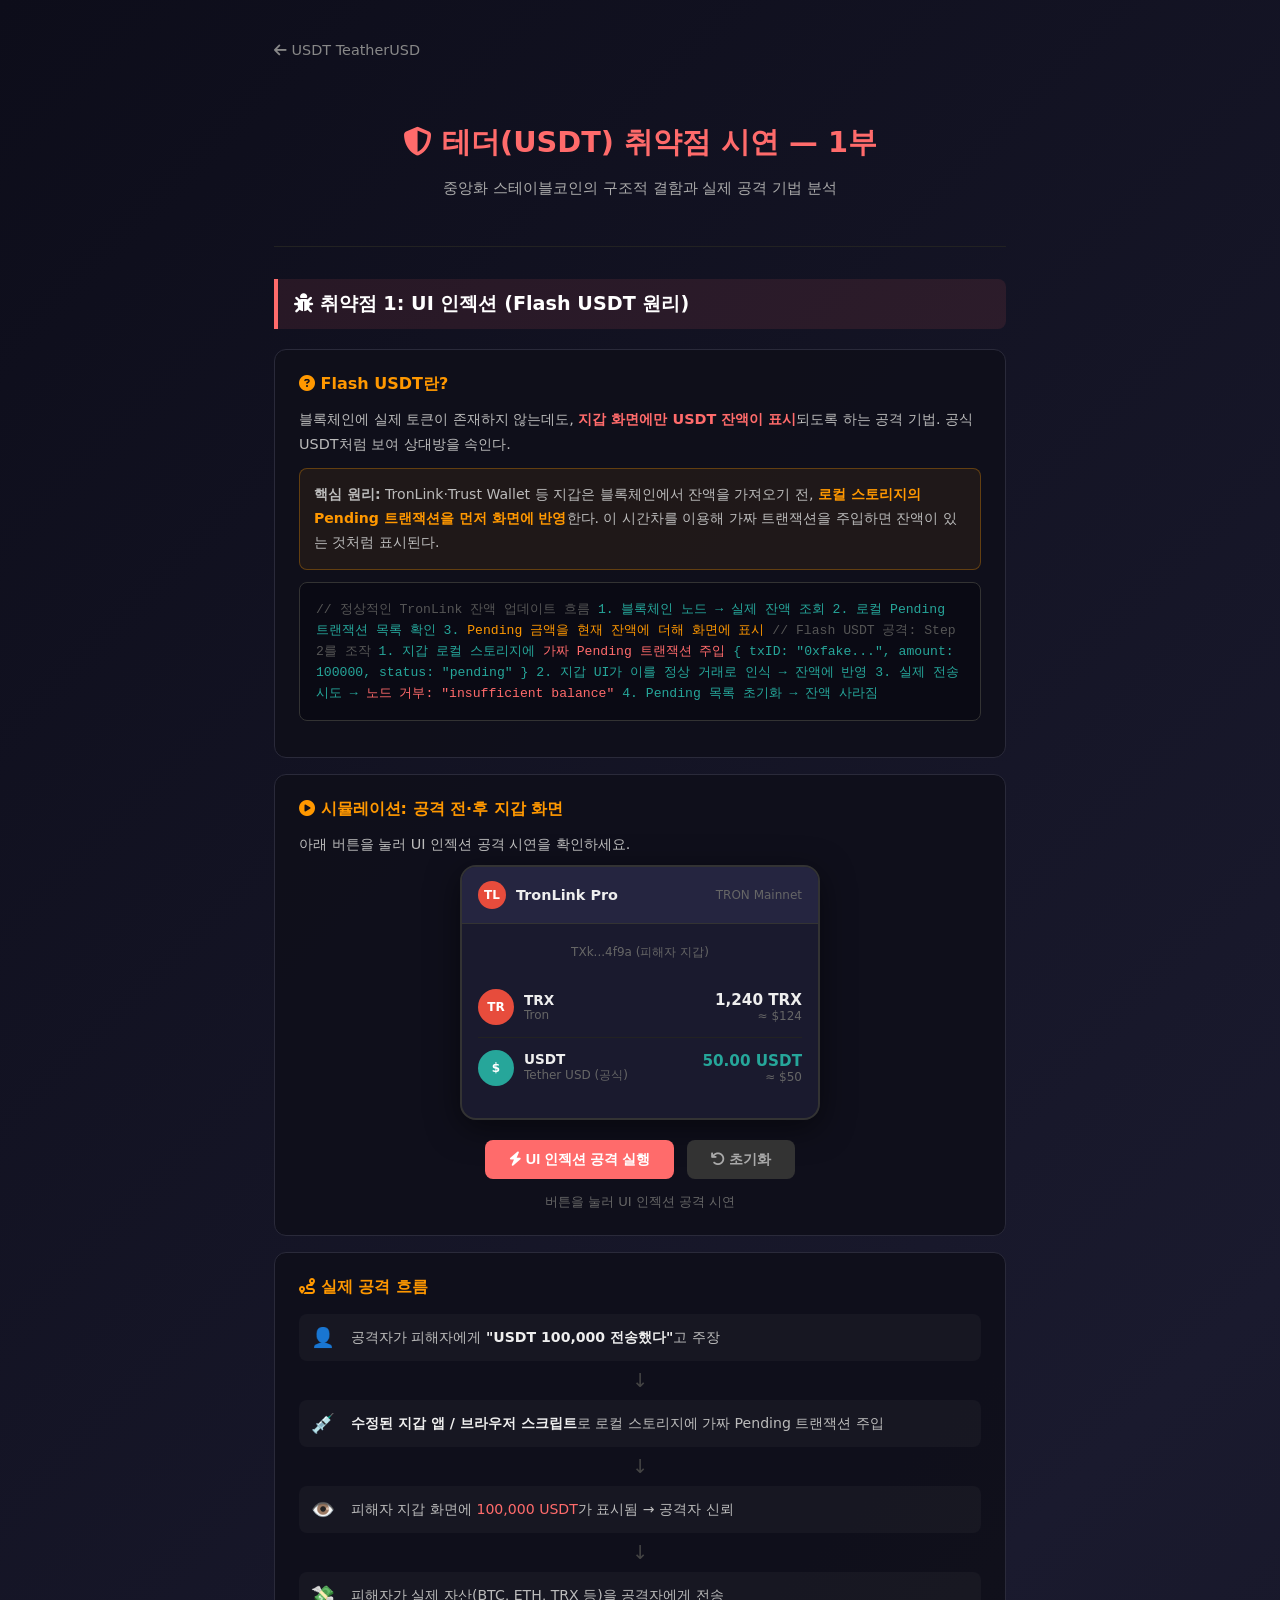
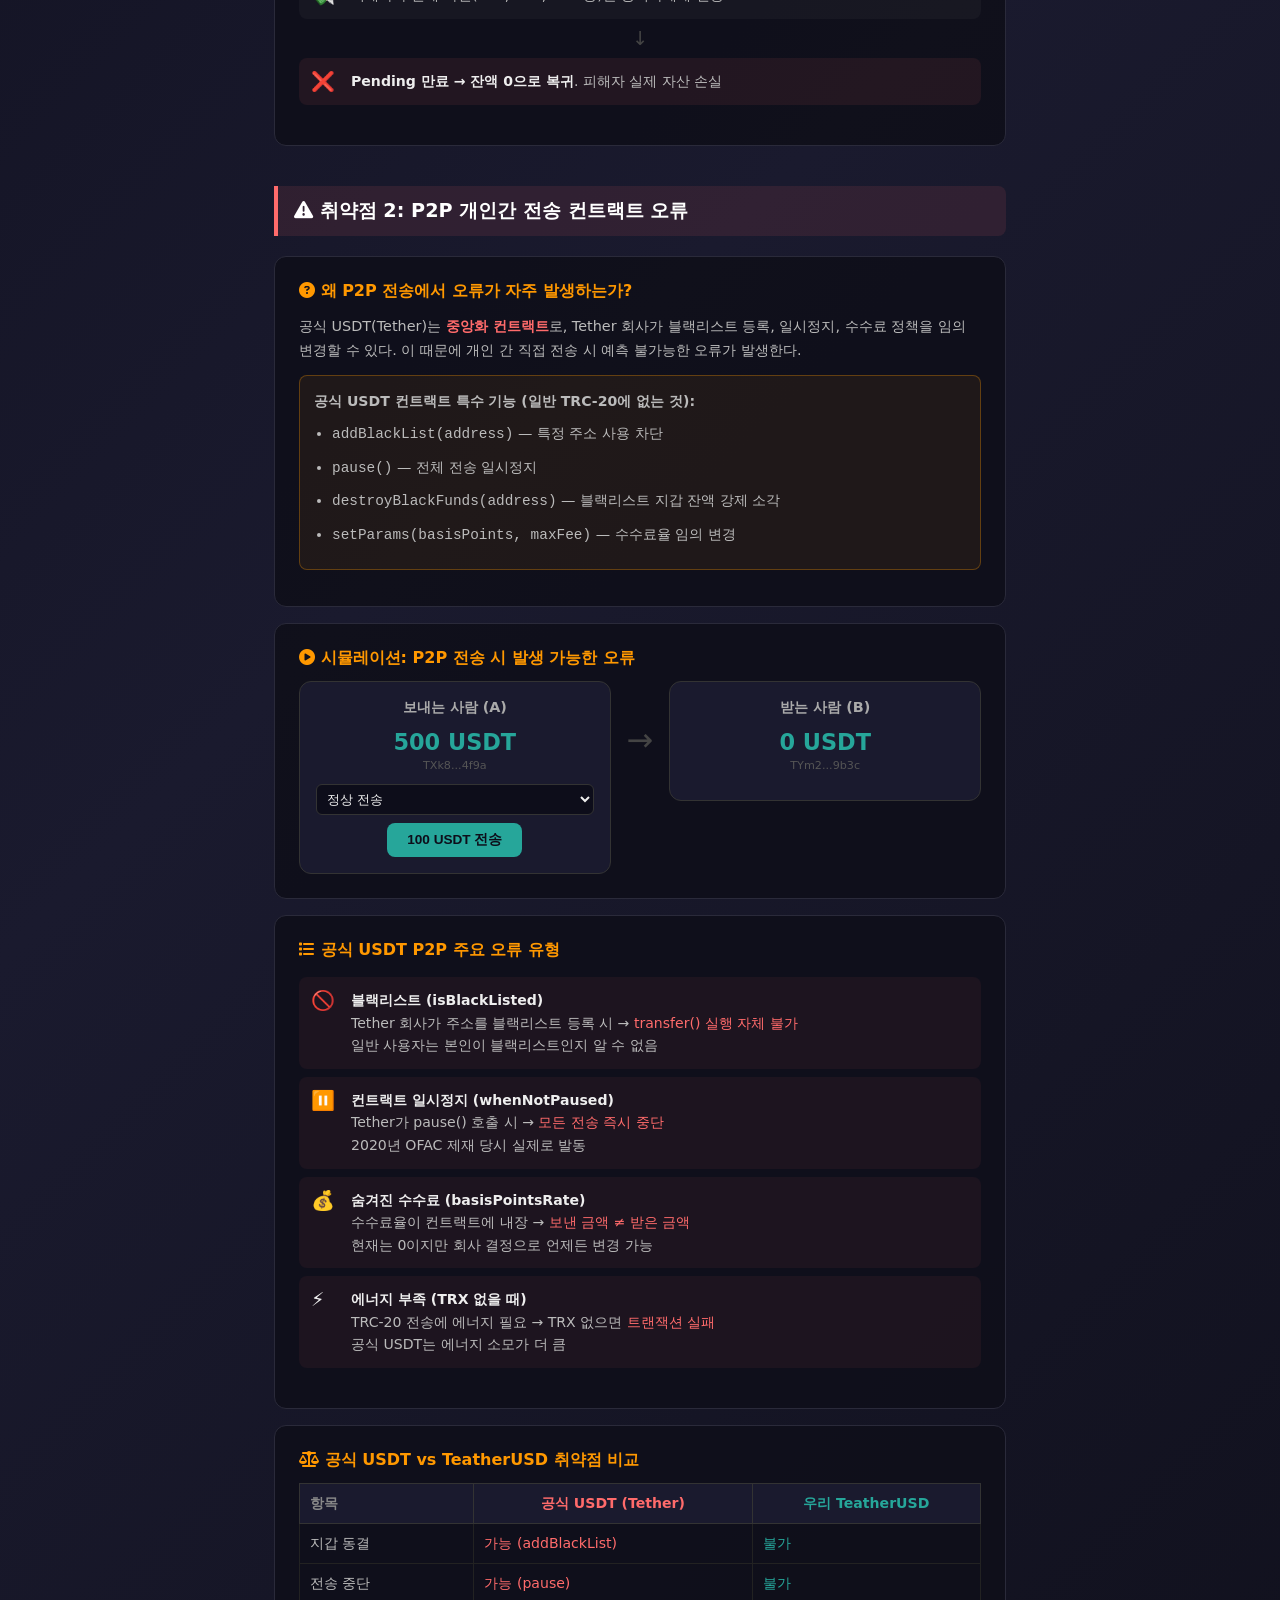
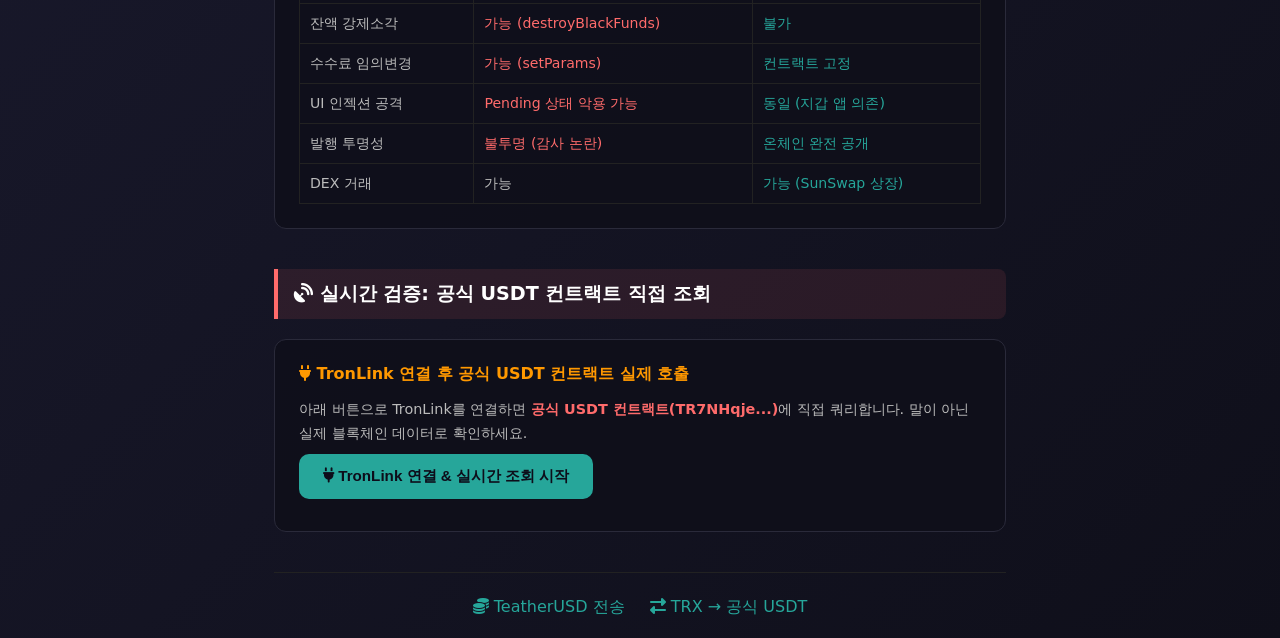
<file: vulnerability-demo.html>
<!DOCTYPE html>
<html lang="ko">
<head>
    <meta charset="UTF-8">
    <meta name="viewport" content="width=device-width, initial-scale=1.0">
    <title>테더(USDT) 취약점 시연 — 1부</title>
    <link href="https://cdnjs.cloudflare.com/ajax/libs/font-awesome/6.4.0/css/all.min.css" rel="stylesheet">
    <style>
        * { box-sizing: border-box; }
        body {
            font-family: 'Segoe UI', system-ui, sans-serif;
            margin: 0; padding: 0;
            background: linear-gradient(135deg, #0d0d1a 0%, #1a1a2e 50%, #0f0f1a 100%);
            color: #eee; min-height: 100vh;
        }
        .container { max-width: 780px; margin: 0 auto; padding: 24px; }
        .back { margin-bottom: 24px; }
        .back a { color: #888; text-decoration: none; font-size: 0.9rem; }
        .header { text-align: center; padding: 40px 0 32px; border-bottom: 1px solid #222; margin-bottom: 32px; }
        .header h1 { font-size: 1.8rem; font-weight: 700; color: #ff6b6b; margin: 0 0 8px; }
        .header p { color: #aaa; font-size: 0.95rem; }
        .section { margin-bottom: 40px; }
        .section-title {
            font-size: 1.2rem; font-weight: 700;
            color: #fff; margin: 0 0 20px;
            padding: 12px 16px;
            background: rgba(255,100,100,0.1);
            border-left: 4px solid #ff6b6b;
            border-radius: 0 8px 8px 0;
        }
        .card {
            background: rgba(15,15,26,0.9);
            border: 1px solid #2a2a3a;
            border-radius: 12px;
            padding: 24px;
            margin-bottom: 16px;
        }
        .card h3 { color: #ff9800; font-size: 1rem; margin: 0 0 12px; }
        .card p, .card li { color: #bbb; font-size: 0.9rem; line-height: 1.7; margin: 0 0 8px; }
        .card ul { padding-left: 20px; }
        .explain-box {
            background: rgba(255,152,0,0.07);
            border: 1px solid rgba(255,152,0,0.3);
            border-radius: 8px;
            padding: 14px;
            margin: 12px 0;
            font-size: 0.88rem;
            color: #bbb;
            line-height: 1.7;
        }
        .code-box {
            background: #0a0a14;
            border: 1px solid #333;
            border-radius: 8px;
            padding: 16px;
            font-family: 'Courier New', monospace;
            font-size: 0.82rem;
            color: #26a69a;
            margin: 12px 0;
            overflow-x: auto;
            line-height: 1.6;
        }
        .code-box .comment { color: #555; }
        .code-box .red { color: #ff6b6b; }
        .code-box .yellow { color: #ff9800; }
        .code-box .green { color: #26a69a; }

        /* 지갑 시뮬레이터 */
        .wallet-sim {
            background: #1a1a2e;
            border: 2px solid #333;
            border-radius: 16px;
            overflow: hidden;
            max-width: 360px;
            margin: 0 auto;
            box-shadow: 0 8px 32px rgba(0,0,0,0.5);
        }
        .wallet-header {
            background: #252540;
            padding: 14px 16px;
            display: flex;
            align-items: center;
            gap: 10px;
            border-bottom: 1px solid #333;
        }
        .wallet-logo { width: 28px; height: 28px; background: #e74c3c; border-radius: 50%; display: flex; align-items: center; justify-content: center; font-size: 0.75rem; font-weight: 700; color: #fff; }
        .wallet-name { font-size: 0.9rem; font-weight: 600; color: #eee; }
        .wallet-body { padding: 20px 16px; }
        .wallet-addr { font-size: 0.75rem; color: #666; margin-bottom: 16px; text-align: center; }
        .token-row {
            display: flex; align-items: center; justify-content: space-between;
            padding: 12px 0; border-bottom: 1px solid #222;
            transition: all 0.3s;
        }
        .token-row:last-child { border-bottom: none; }
        .token-icon { width: 36px; height: 36px; border-radius: 50%; display: flex; align-items: center; justify-content: center; font-size: 0.75rem; font-weight: 700; color: #fff; margin-right: 10px; }
        .token-info { flex: 1; }
        .token-name { font-size: 0.85rem; font-weight: 600; color: #eee; }
        .token-sub { font-size: 0.75rem; color: #666; }
        .token-amount { text-align: right; }
        .token-bal { font-size: 0.95rem; font-weight: 700; }
        .token-usd { font-size: 0.75rem; color: #666; }
        .pending-badge {
            display: inline-block; padding: 2px 8px;
            background: rgba(255,152,0,0.2); color: #ff9800;
            border-radius: 10px; font-size: 0.7rem; margin-left: 6px;
        }
        .fake-badge {
            display: inline-block; padding: 2px 8px;
            background: rgba(255,100,100,0.2); color: #ff6b6b;
            border-radius: 10px; font-size: 0.7rem; margin-left: 6px;
        }

        /* 시뮬레이션 컨트롤 */
        .sim-controls { text-align: center; margin-top: 16px; }
        .sim-btn {
            padding: 10px 24px;
            border: none; border-radius: 8px;
            font-size: 0.9rem; font-weight: 600;
            cursor: pointer; margin: 4px;
            transition: all 0.2s;
        }
        .sim-btn.attack { background: #ff6b6b; color: #fff; }
        .sim-btn.attack:hover { background: #ff4444; }
        .sim-btn.reset { background: #333; color: #aaa; }
        .sim-btn.reset:hover { background: #444; }
        .sim-desc {
            font-size: 0.82rem; color: #666; margin-top: 10px;
            text-align: center;
        }

        /* P2P 오류 시연 */
        .error-flow {
            display: flex; flex-direction: column; gap: 8px; margin: 16px 0;
        }
        .flow-step {
            display: flex; align-items: flex-start; gap: 12px;
            padding: 12px; border-radius: 8px;
            background: rgba(255,255,255,0.03);
        }
        .flow-icon { font-size: 1.2rem; min-width: 28px; }
        .flow-text { font-size: 0.88rem; color: #bbb; line-height: 1.6; }
        .flow-text strong { color: #eee; }
        .flow-text .err { color: #ff6b6b; }
        .flow-arrow { text-align: center; color: #444; font-size: 1.2rem; }

        .compare-grid {
            display: grid; grid-template-columns: 1fr 1fr;
            gap: 12px; margin: 16px 0;
        }
        .compare-item {
            padding: 16px; border-radius: 10px; text-align: center;
        }
        .compare-item.bad { background: rgba(255,100,100,0.08); border: 1px solid rgba(255,100,100,0.3); }
        .compare-item.good { background: rgba(38,166,154,0.08); border: 1px solid rgba(38,166,154,0.3); }
        .compare-item .label { font-size: 0.8rem; color: #888; margin-bottom: 8px; }
        .compare-item .value { font-size: 1rem; font-weight: 700; }
        .compare-item.bad .value { color: #ff6b6b; }
        .compare-item.good .value { color: #26a69a; }

        .step-log {
            background: #0a0a14;
            border: 1px solid #333;
            border-radius: 8px;
            padding: 12px 16px;
            font-family: monospace;
            font-size: 0.8rem;
            line-height: 1.8;
            max-height: 200px;
            overflow-y: auto;
            margin-top: 12px;
        }
        .log-ok { color: #26a69a; }
        .log-err { color: #ff6b6b; }
        .log-warn { color: #ff9800; }
        .log-info { color: #888; }

        .highlight-red { color: #ff6b6b; font-weight: 600; }
        .highlight-green { color: #26a69a; font-weight: 600; }
        .highlight-orange { color: #ff9800; font-weight: 600; }

        /* P2P 오류 시뮬레이션 */
        .p2p-demo { display: flex; gap: 16px; align-items: flex-start; flex-wrap: wrap; }
        .wallet-mini {
            flex: 1; min-width: 200px;
            background: #1a1a2e; border: 1px solid #333;
            border-radius: 12px; padding: 16px; text-align: center;
        }
        .wallet-mini h4 { font-size: 0.9rem; color: #aaa; margin: 0 0 12px; }
        .wallet-mini .balance { font-size: 1.4rem; font-weight: 700; color: #26a69a; margin-bottom: 4px; }
        .wallet-mini .addr { font-size: 0.7rem; color: #555; margin-bottom: 12px; }
        .arrow-mid { display: flex; align-items: center; justify-content: center; padding-top: 40px; }
        .p2p-btn {
            padding: 8px 20px; background: #26a69a; color: #0d0d1a;
            border: none; border-radius: 8px; font-weight: 600;
            cursor: pointer; font-size: 0.85rem;
        }
        .p2p-btn:disabled { background: #444; color: #666; cursor: not-allowed; }
        .p2p-result { margin-top: 16px; padding: 12px; border-radius: 8px; font-size: 0.85rem; text-align: center; }
        .p2p-result.ok { background: #0d3d2d; color: #26a69a; }
        .p2p-result.err { background: #3d1d0d; color: #ff6b6b; }
        .p2p-result.pending { background: rgba(255,152,0,0.1); color: #ff9800; }
    </style>
</head>
<body>
<div class="container">
    <p class="back"><a href="usdt-sunpump.html"><i class="fas fa-arrow-left"></i> USDT TeatherUSD</a></p>

    <header class="header">
        <h1><i class="fas fa-shield-alt"></i> 테더(USDT) 취약점 시연 — 1부</h1>
        <p>중앙화 스테이블코인의 구조적 결함과 실제 공격 기법 분석</p>
    </header>

    <!-- 취약점 1: UI 인젝션 -->
    <div class="section">
        <div class="section-title">
            <i class="fas fa-bug"></i> 취약점 1: UI 인젝션 (Flash USDT 원리)
        </div>

        <div class="card">
            <h3><i class="fas fa-question-circle"></i> Flash USDT란?</h3>
            <p>블록체인에 실제 토큰이 존재하지 않는데도, <span class="highlight-red">지갑 화면에만 USDT 잔액이 표시</span>되도록 하는 공격 기법. 공식 USDT처럼 보여 상대방을 속인다.</p>

            <div class="explain-box">
                <strong>핵심 원리:</strong> TronLink·Trust Wallet 등 지갑은 블록체인에서 잔액을 가져오기 전,
                <span class="highlight-orange">로컬 스토리지의 Pending 트랜잭션을 먼저 화면에 반영</span>한다.
                이 시간차를 이용해 가짜 트랜잭션을 주입하면 잔액이 있는 것처럼 표시된다.
            </div>

            <div class="code-box">
<span class="comment">// 정상적인 TronLink 잔액 업데이트 흐름</span>
1. 블록체인 노드 → 실제 잔액 조회
2. 로컬 Pending 트랜잭션 목록 확인
3. <span class="yellow">Pending 금액을 현재 잔액에 더해 화면에 표시</span>

<span class="comment">// Flash USDT 공격: Step 2를 조작</span>
1. 지갑 로컬 스토리지에 <span class="red">가짜 Pending 트랜잭션 주입</span>
   { txID: "0xfake...", amount: 100000, status: "pending" }
2. 지갑 UI가 이를 정상 거래로 인식 → 잔액에 반영
3. 실제 전송 시도 → <span class="red">노드 거부: "insufficient balance"</span>
4. Pending 목록 초기화 → 잔액 사라짐
            </div>
        </div>

        <!-- 시뮬레이션 -->
        <div class="card">
            <h3><i class="fas fa-play-circle"></i> 시뮬레이션: 공격 전·후 지갑 화면</h3>
            <p>아래 버튼을 눌러 UI 인젝션 공격 시연을 확인하세요.</p>

            <div class="wallet-sim" id="walletSim">
                <div class="wallet-header">
                    <div class="wallet-logo">TL</div>
                    <span class="wallet-name">TronLink Pro</span>
                    <span style="margin-left:auto;font-size:0.75rem;color:#666;">TRON Mainnet</span>
                </div>
                <div class="wallet-body">
                    <div class="wallet-addr">TXk...4f9a (피해자 지갑)</div>
                    <div id="normalTokens">
                        <div class="token-row">
                            <div class="token-icon" style="background:#e74c3c;">TR</div>
                            <div class="token-info">
                                <div class="token-name">TRX</div>
                                <div class="token-sub">Tron</div>
                            </div>
                            <div class="token-amount">
                                <div class="token-bal" style="color:#eee;">1,240 TRX</div>
                                <div class="token-usd">≈ $124</div>
                            </div>
                        </div>
                        <div class="token-row">
                            <div class="token-icon" style="background:#26a69a;">$</div>
                            <div class="token-info">
                                <div class="token-name">USDT</div>
                                <div class="token-sub">Tether USD (공식)</div>
                            </div>
                            <div class="token-amount">
                                <div class="token-bal" style="color:#26a69a;" id="officialBal">50.00 USDT</div>
                                <div class="token-usd">≈ $50</div>
                            </div>
                        </div>
                    </div>
                    <div id="injectedRow" style="display:none;">
                        <div class="token-row" style="background:rgba(255,100,100,0.05);">
                            <div class="token-icon" style="background:#ff6b6b;">$</div>
                            <div class="token-info">
                                <div class="token-name">USDT <span class="pending-badge">Pending</span></div>
                                <div class="token-sub" style="color:#ff6b6b;">주입된 가짜 트랜잭션</div>
                            </div>
                            <div class="token-amount">
                                <div class="token-bal" style="color:#ff9800;">+100,000 USDT</div>
                                <div class="token-usd" style="color:#ff6b6b;">미확정</div>
                            </div>
                        </div>
                    </div>
                </div>
            </div>

            <div class="sim-controls">
                <button class="sim-btn attack" onclick="runAttack()">
                    <i class="fas fa-bolt"></i> UI 인젝션 공격 실행
                </button>
                <button class="sim-btn reset" onclick="resetSim()">
                    <i class="fas fa-undo"></i> 초기화
                </button>
            </div>
            <div class="sim-desc" id="simDesc">버튼을 눌러 UI 인젝션 공격 시연</div>

            <div class="step-log" id="attackLog" style="display:none;"></div>
        </div>

        <!-- 공격 흐름 -->
        <div class="card">
            <h3><i class="fas fa-route"></i> 실제 공격 흐름</h3>
            <div class="error-flow">
                <div class="flow-step">
                    <div class="flow-icon">👤</div>
                    <div class="flow-text">공격자가 피해자에게 <strong>"USDT 100,000 전송했다"</strong>고 주장</div>
                </div>
                <div class="flow-arrow">↓</div>
                <div class="flow-step">
                    <div class="flow-icon">💉</div>
                    <div class="flow-text"><strong>수정된 지갑 앱 / 브라우저 스크립트</strong>로 로컬 스토리지에 가짜 Pending 트랜잭션 주입</div>
                </div>
                <div class="flow-arrow">↓</div>
                <div class="flow-step">
                    <div class="flow-icon">👁️</div>
                    <div class="flow-text">피해자 지갑 화면에 <span class="err">100,000 USDT</span>가 표시됨 → 공격자 신뢰</div>
                </div>
                <div class="flow-arrow">↓</div>
                <div class="flow-step">
                    <div class="flow-icon">💸</div>
                    <div class="flow-text">피해자가 실제 자산(BTC, ETH, TRX 등)을 공격자에게 전송</div>
                </div>
                <div class="flow-arrow">↓</div>
                <div class="flow-step" style="background:rgba(255,100,100,0.08);">
                    <div class="flow-icon">❌</div>
                    <div class="flow-text"><span class="err"><strong>Pending 만료 → 잔액 0으로 복귀</strong></span>. 피해자 실제 자산 손실</div>
                </div>
            </div>
        </div>
    </div>

    <!-- 취약점 2: P2P 컨트랙트 오류 -->
    <div class="section">
        <div class="section-title">
            <i class="fas fa-exclamation-triangle"></i> 취약점 2: P2P 개인간 전송 컨트랙트 오류
        </div>

        <div class="card">
            <h3><i class="fas fa-question-circle"></i> 왜 P2P 전송에서 오류가 자주 발생하는가?</h3>
            <p>공식 USDT(Tether)는 <span class="highlight-red">중앙화 컨트랙트</span>로, Tether 회사가 블랙리스트 등록, 일시정지, 수수료 정책을 임의 변경할 수 있다. 이 때문에 개인 간 직접 전송 시 예측 불가능한 오류가 발생한다.</p>

            <div class="explain-box">
                <strong>공식 USDT 컨트랙트 특수 기능 (일반 TRC-20에 없는 것):</strong>
                <ul style="margin: 8px 0 0; padding-left: 18px;">
                    <li><code>addBlackList(address)</code> — 특정 주소 사용 차단</li>
                    <li><code>pause()</code> — 전체 전송 일시정지</li>
                    <li><code>destroyBlackFunds(address)</code> — 블랙리스트 지갑 잔액 강제 소각</li>
                    <li><code>setParams(basisPoints, maxFee)</code> — 수수료율 임의 변경</li>
                </ul>
            </div>
        </div>

        <!-- P2P 시연 -->
        <div class="card">
            <h3><i class="fas fa-play-circle"></i> 시뮬레이션: P2P 전송 시 발생 가능한 오류</h3>

            <div class="p2p-demo">
                <div class="wallet-mini">
                    <h4>보내는 사람 (A)</h4>
                    <div class="balance" id="senderBal">500 USDT</div>
                    <div class="addr">TXk8...4f9a</div>
                    <select id="errorSelect" style="width:100%;padding:6px;background:#0d0d1a;color:#eee;border:1px solid #333;border-radius:6px;font-size:0.8rem;margin-bottom:8px;">
                        <option value="ok">정상 전송</option>
                        <option value="blacklist">블랙리스트 오류</option>
                        <option value="paused">컨트랙트 일시정지</option>
                        <option value="fee">수수료 정책 변경</option>
                        <option value="energy">에너지 부족</option>
                    </select>
                    <button class="p2p-btn" id="p2pBtn" onclick="runP2P()">
                        100 USDT 전송
                    </button>
                </div>

                <div class="arrow-mid">
                    <div id="arrowStatus" style="color:#444;font-size:2rem;">→</div>
                </div>

                <div class="wallet-mini">
                    <h4>받는 사람 (B)</h4>
                    <div class="balance" id="receiverBal">0 USDT</div>
                    <div class="addr">TYm2...9b3c</div>
                </div>
            </div>

            <div id="p2pResult" class="p2p-result" style="display:none;"></div>
            <div class="step-log" id="p2pLog" style="display:none;"></div>
        </div>

        <!-- 오류 유형 -->
        <div class="card">
            <h3><i class="fas fa-list"></i> 공식 USDT P2P 주요 오류 유형</h3>
            <div class="error-flow">
                <div class="flow-step" style="background:rgba(255,100,100,0.06);">
                    <div class="flow-icon">🚫</div>
                    <div class="flow-text">
                        <strong>블랙리스트 (isBlackListed)</strong><br>
                        Tether 회사가 주소를 블랙리스트 등록 시 → <span class="err">transfer() 실행 자체 불가</span><br>
                        일반 사용자는 본인이 블랙리스트인지 알 수 없음
                    </div>
                </div>
                <div class="flow-step" style="background:rgba(255,100,100,0.06);">
                    <div class="flow-icon">⏸️</div>
                    <div class="flow-text">
                        <strong>컨트랙트 일시정지 (whenNotPaused)</strong><br>
                        Tether가 pause() 호출 시 → <span class="err">모든 전송 즉시 중단</span><br>
                        2020년 OFAC 제재 당시 실제로 발동
                    </div>
                </div>
                <div class="flow-step" style="background:rgba(255,100,100,0.06);">
                    <div class="flow-icon">💰</div>
                    <div class="flow-text">
                        <strong>숨겨진 수수료 (basisPointsRate)</strong><br>
                        수수료율이 컨트랙트에 내장 → <span class="err">보낸 금액 ≠ 받은 금액</span><br>
                        현재는 0이지만 회사 결정으로 언제든 변경 가능
                    </div>
                </div>
                <div class="flow-step" style="background:rgba(255,100,100,0.06);">
                    <div class="flow-icon">⚡</div>
                    <div class="flow-text">
                        <strong>에너지 부족 (TRX 없을 때)</strong><br>
                        TRC-20 전송에 에너지 필요 → TRX 없으면 <span class="err">트랜잭션 실패</span><br>
                        공식 USDT는 에너지 소모가 더 큼
                    </div>
                </div>
            </div>
        </div>

        <!-- 비교 -->
        <div class="card">
            <h3><i class="fas fa-balance-scale"></i> 공식 USDT vs TeatherUSD 취약점 비교</h3>
            <div style="overflow-x:auto;">
                <table style="width:100%;border-collapse:collapse;font-size:0.88rem;">
                    <tr style="background:#1a1a2e;">
                        <th style="padding:10px;border:1px solid #333;color:#888;text-align:left;">항목</th>
                        <th style="padding:10px;border:1px solid #333;color:#ff6b6b;">공식 USDT (Tether)</th>
                        <th style="padding:10px;border:1px solid #333;color:#26a69a;">우리 TeatherUSD</th>
                    </tr>
                    <tr>
                        <td style="padding:10px;border:1px solid #222;color:#bbb;">지갑 동결</td>
                        <td style="padding:10px;border:1px solid #222;color:#ff6b6b;">가능 (addBlackList)</td>
                        <td style="padding:10px;border:1px solid #222;color:#26a69a;">불가</td>
                    </tr>
                    <tr>
                        <td style="padding:10px;border:1px solid #222;color:#bbb;">전송 중단</td>
                        <td style="padding:10px;border:1px solid #222;color:#ff6b6b;">가능 (pause)</td>
                        <td style="padding:10px;border:1px solid #222;color:#26a69a;">불가</td>
                    </tr>
                    <tr>
                        <td style="padding:10px;border:1px solid #222;color:#bbb;">잔액 강제소각</td>
                        <td style="padding:10px;border:1px solid #222;color:#ff6b6b;">가능 (destroyBlackFunds)</td>
                        <td style="padding:10px;border:1px solid #222;color:#26a69a;">불가</td>
                    </tr>
                    <tr>
                        <td style="padding:10px;border:1px solid #222;color:#bbb;">수수료 임의변경</td>
                        <td style="padding:10px;border:1px solid #222;color:#ff6b6b;">가능 (setParams)</td>
                        <td style="padding:10px;border:1px solid #222;color:#26a69a;">컨트랙트 고정</td>
                    </tr>
                    <tr>
                        <td style="padding:10px;border:1px solid #222;color:#bbb;">UI 인젝션 공격</td>
                        <td style="padding:10px;border:1px solid #222;color:#ff6b6b;">Pending 상태 악용 가능</td>
                        <td style="padding:10px;border:1px solid #222;color:#26a69a;">동일 (지갑 앱 의존)</td>
                    </tr>
                    <tr>
                        <td style="padding:10px;border:1px solid #222;color:#bbb;">발행 투명성</td>
                        <td style="padding:10px;border:1px solid #222;color:#ff6b6b;">불투명 (감사 논란)</td>
                        <td style="padding:10px;border:1px solid #222;color:#26a69a;">온체인 완전 공개</td>
                    </tr>
                    <tr>
                        <td style="padding:10px;border:1px solid #222;color:#bbb;">DEX 거래</td>
                        <td style="padding:10px;border:1px solid #222;color:#bbb;">가능</td>
                        <td style="padding:10px;border:1px solid #222;color:#26a69a;">가능 (SunSwap 상장)</td>
                    </tr>
                </table>
            </div>
        </div>
    </div>

    <!-- 실시간 공식 USDT 컨트랙트 검증 -->
    <div class="section">
        <div class="section-title">
            <i class="fas fa-satellite-dish"></i> 실시간 검증: 공식 USDT 컨트랙트 직접 조회
        </div>

        <div class="card">
            <h3><i class="fas fa-plug"></i> TronLink 연결 후 공식 USDT 컨트랙트 실제 호출</h3>
            <p>아래 버튼으로 TronLink를 연결하면 <span class="highlight-red">공식 USDT 컨트랙트(TR7NHqje...)</span>에 직접 쿼리합니다. 말이 아닌 실제 블록체인 데이터로 확인하세요.</p>
            <button id="liveConnectBtn" style="background:#26a69a;color:#0d0d1a;border:none;border-radius:10px;padding:12px 24px;font-weight:700;cursor:pointer;font-size:0.95rem;">
                <i class="fas fa-plug"></i> TronLink 연결 & 실시간 조회 시작
            </button>
            <div id="liveConnectMsg" style="margin-top:8px;font-size:0.85rem;color:#666;"></div>
        </div>

        <!-- 실시간 조회 결과 -->
        <div id="liveResults" style="display:none;">

            <!-- 블랙리스트 조회 -->
            <div class="card">
                <h3><i class="fas fa-user-slash"></i> 실시간: 블랙리스트 조회</h3>
                <p>공식 USDT 컨트랙트의 <code>isBlackListed(address)</code> 함수를 직접 호출합니다.</p>
                <div style="display:flex;gap:8px;margin-bottom:8px;">
                    <input type="text" id="checkAddr" placeholder="조회할 주소 (T로 시작)" style="flex:1;padding:10px;background:#0d0d1a;border:1px solid #333;border-radius:8px;color:#eee;font-size:0.85rem;">
                    <button onclick="checkBlacklist()" style="padding:10px 16px;background:#ff6b6b;color:#fff;border:none;border-radius:8px;font-weight:600;cursor:pointer;white-space:nowrap;">조회</button>
                </div>
                <p style="font-size:0.8rem;color:#555;">예시 (실제 블랙리스트 주소): TLMMknuBF4mSACroZBKBoYNVxFBFqoxkf5</p>
                <div id="blacklistResult" class="step-log" style="min-height:60px;"></div>
            </div>

            <!-- 컨트랙트 상태 조회 -->
            <div class="card">
                <h3><i class="fas fa-database"></i> 실시간: 공식 USDT 컨트랙트 상태</h3>
                <p>공식 USDT 컨트랙트에 직접 쿼리한 실제 값입니다.</p>
                <button onclick="queryContractState()" style="padding:10px 20px;background:#333;color:#eee;border:none;border-radius:8px;cursor:pointer;font-size:0.88rem;margin-bottom:12px;">
                    <i class="fas fa-sync"></i> 실시간 조회
                </button>
                <div id="contractState" class="step-log" style="min-height:100px;"></div>
                <div id="stateCards" style="display:none;margin-top:12px;">
                    <div class="compare-grid">
                        <div class="compare-item bad" id="stateOwner">
                            <div class="label">Owner (중앙화 주체)</div>
                            <div class="value" style="font-size:0.75rem;" id="ownerVal">조회 중...</div>
                        </div>
                        <div class="compare-item bad" id="statePaused">
                            <div class="label">일시정지 상태</div>
                            <div class="value" id="pausedVal">조회 중...</div>
                        </div>
                        <div class="compare-item bad" id="stateFee">
                            <div class="label">수수료율 (basisPoints)</div>
                            <div class="value" id="feeVal">조회 중...</div>
                        </div>
                        <div class="compare-item bad" id="stateSupply">
                            <div class="label">총 발행량</div>
                            <div class="value" id="supplyVal">조회 중...</div>
                        </div>
                    </div>
                </div>
            </div>

            <!-- 내 잔액으로 UI 인젝션 실제 시연 -->
            <div class="card">
                <h3><i class="fas fa-eye"></i> 실시간: 내 실제 잔액 vs UI 조작 비교</h3>
                <p>연결된 지갑의 실제 USDT 잔액을 조회하고, UI 인젝션으로 얼마나 쉽게 화면을 조작할 수 있는지 보여줍니다.</p>
                <div style="display:grid;grid-template-columns:1fr 1fr;gap:12px;margin:12px 0;">
                    <div style="background:#0d3d2d;border:1px solid #26a69a33;border-radius:10px;padding:16px;text-align:center;">
                        <div style="font-size:0.8rem;color:#888;margin-bottom:6px;">실제 블록체인 잔액</div>
                        <div id="realBalance" style="font-size:1.4rem;font-weight:700;color:#26a69a;">조회 중...</div>
                        <div style="font-size:0.75rem;color:#555;margin-top:4px;">TronScan 검증 가능</div>
                    </div>
                    <div id="fakeBalanceBox" style="background:rgba(255,100,100,0.08);border:1px solid #ff6b6b33;border-radius:10px;padding:16px;text-align:center;">
                        <div style="font-size:0.8rem;color:#888;margin-bottom:6px;">UI 인젝션 조작값</div>
                        <div id="fakeBalance" style="font-size:1.4rem;font-weight:700;color:#ff6b6b;">—</div>
                        <div style="font-size:0.75rem;color:#555;margin-top:4px;">블록체인에 없는 값</div>
                    </div>
                </div>
                <button onclick="injectFakeBalance()" style="width:100%;padding:12px;background:#ff6b6b;color:#fff;border:none;border-radius:8px;font-weight:600;cursor:pointer;margin-bottom:6px;">
                    <i class="fas fa-bolt"></i> UI 인젝션: 화면에만 +100,000 USDT 주입
                </button>
                <button onclick="clearFakeBalance()" style="width:100%;padding:10px;background:#333;color:#aaa;border:none;border-radius:8px;cursor:pointer;">
                    초기화 (블록체인 실제값 복원)
                </button>
                <div id="injectLog" class="step-log" style="min-height:60px;margin-top:8px;"></div>
            </div>
        </div>
    </div>

    <div style="text-align:center;margin-top:32px;padding-top:24px;border-top:1px solid #222;">
        <a href="usdt-sunpump.html" style="color:#26a69a;text-decoration:none;margin-right:20px;"><i class="fas fa-coins"></i> TeatherUSD 전송</a>
        <a href="trx-to-usdt.html" style="color:#26a69a;text-decoration:none;"><i class="fas fa-exchange-alt"></i> TRX → 공식 USDT</a>
    </div>
</div>

<script>
    // UI 인젝션 시뮬레이션
    let attacked = false;
    function logAttack(msg, cls) {
        const log = document.getElementById('attackLog');
        log.style.display = 'block';
        const line = document.createElement('div');
        line.className = cls || 'log-info';
        line.textContent = '[' + new Date().toLocaleTimeString() + '] ' + msg;
        log.appendChild(line);
        log.scrollTop = log.scrollHeight;
    }

    async function runAttack() {
        if (attacked) return;
        attacked = true;
        document.getElementById('attackLog').innerHTML = '';
        document.getElementById('simDesc').textContent = '공격 진행 중...';

        logAttack('공격자: 가짜 트랜잭션 객체 생성', 'log-warn');
        await delay(600);
        logAttack('로컬 스토리지 주입: txID=0xfake9a3b... amount=100000000000', 'log-warn');
        await delay(600);
        logAttack('지갑 UI Pending 목록에 등록 완료', 'log-warn');
        await delay(400);

        // 주입된 행 표시
        document.getElementById('injectedRow').style.display = 'block';
        logAttack('피해자 지갑 화면에 +100,000 USDT 표시됨', 'log-err');
        document.getElementById('simDesc').textContent = '⚠️ 피해자가 잔액을 확인함 — 실제 블록체인에는 없는 잔액';

        await delay(1500);
        logAttack('피해자가 실제 자산 전송 시도...', 'log-info');
        await delay(800);
        logAttack('블록체인 노드 검증: 실제 USDT 잔액 = 0', 'log-err');
        await delay(500);
        logAttack('ERROR: insufficient balance — 트랜잭션 거부', 'log-err');
        await delay(400);
        logAttack('Pending 목록 초기화 → 가짜 잔액 소멸', 'log-err');
        await delay(400);

        document.getElementById('injectedRow').style.display = 'none';
        document.getElementById('simDesc').textContent = '✓ 공격 종료: 피해자 실제 자산만 손실됨';
    }

    function resetSim() {
        attacked = false;
        document.getElementById('injectedRow').style.display = 'none';
        document.getElementById('attackLog').innerHTML = '';
        document.getElementById('attackLog').style.display = 'none';
        document.getElementById('simDesc').textContent = '버튼을 눌러 UI 인젝션 공격 시연';
    }

    // P2P 오류 시뮬레이션
    async function runP2P() {
        const type = document.getElementById('errorSelect').value;
        const btn = document.getElementById('p2pBtn');
        btn.disabled = true;
        const result = document.getElementById('p2pResult');
        const log = document.getElementById('p2pLog');
        log.style.display = 'block';
        log.innerHTML = '';
        result.style.display = 'none';
        document.getElementById('arrowStatus').style.color = '#ff9800';
        document.getElementById('arrowStatus').textContent = '⟶';

        function addLog(msg, cls) {
            const line = document.createElement('div');
            line.className = cls;
            line.textContent = '[' + new Date().toLocaleTimeString() + '] ' + msg;
            log.appendChild(line);
            log.scrollTop = log.scrollHeight;
        }

        addLog('transfer(TYm2...9b3c, 100000000) 호출', 'log-info');
        await delay(500);
        addLog('트랜잭션 서명 완료 — 브로드캐스트 중...', 'log-info');
        await delay(700);

        if (type === 'ok') {
            addLog('노드 검증: OK', 'log-ok');
            await delay(400);
            addLog('블록 포함 완료 (Block #58294721)', 'log-ok');
            document.getElementById('senderBal').textContent = '400 USDT';
            document.getElementById('receiverBal').textContent = '100 USDT';
            document.getElementById('arrowStatus').style.color = '#26a69a';
            result.className = 'p2p-result ok';
            result.textContent = '✓ 전송 완료. 100 USDT → TYm2...9b3c';
        } else if (type === 'blacklist') {
            addLog('노드 검증 중...', 'log-info');
            await delay(400);
            addLog('ERROR: isBlackListed[msg.sender] == true', 'log-err');
            addLog('Tether 회사에 의해 블랙리스트 등록된 주소', 'log-err');
            addLog('트랜잭션 REVERT — 수수료 손실 발생', 'log-err');
            document.getElementById('arrowStatus').style.color = '#ff6b6b';
            document.getElementById('arrowStatus').textContent = '✕';
            result.className = 'p2p-result err';
            result.textContent = '✕ REVERT: 블랙리스트 주소. Tether 회사 제재.';
        } else if (type === 'paused') {
            addLog('노드 검증 중...', 'log-info');
            await delay(400);
            addLog('ERROR: Pausable — contract is paused', 'log-err');
            addLog('Tether가 pause() 실행 중 — 전체 전송 불가', 'log-err');
            addLog('트랜잭션 REVERT', 'log-err');
            document.getElementById('arrowStatus').style.color = '#ff6b6b';
            document.getElementById('arrowStatus').textContent = '✕';
            result.className = 'p2p-result err';
            result.textContent = '✕ REVERT: 컨트랙트 일시정지 상태.';
        } else if (type === 'fee') {
            addLog('노드 검증: OK', 'log-ok');
            await delay(400);
            addLog('수수료 정책 적용: basisPointsRate = 20 (0.2%)', 'log-warn');
            addLog('fee = 100 * 20 / 10000 = 0.2 USDT 차감', 'log-warn');
            addLog('실제 수령액: 99.8 USDT (보낸 금액과 다름)', 'log-warn');
            document.getElementById('senderBal').textContent = '400 USDT';
            document.getElementById('receiverBal').textContent = '99.8 USDT';
            document.getElementById('arrowStatus').style.color = '#ff9800';
            result.className = 'p2p-result pending';
            result.textContent = '⚠️ 완료되었지만 수수료 0.2 USDT 차감됨. 보낸 금액 ≠ 받은 금액.';
        } else if (type === 'energy') {
            addLog('에너지 계산 중...', 'log-info');
            await delay(400);
            addLog('필요 에너지: 29,000 Energy', 'log-warn');
            addLog('보유 에너지: 0 (TRX 부족)', 'log-err');
            addLog('대역폭으로 대체 시도... 실패', 'log-err');
            addLog('ERROR: Transaction out of energy', 'log-err');
            document.getElementById('arrowStatus').style.color = '#ff6b6b';
            document.getElementById('arrowStatus').textContent = '✕';
            result.className = 'p2p-result err';
            result.textContent = '✕ 에너지 부족. TRX를 충전하거나 에너지를 임대하세요.';
        }

        result.style.display = 'block';
        btn.disabled = false;
    }

    function delay(ms) { return new Promise(r => setTimeout(r, ms)); }

    // ─── 실시간 공식 USDT 컨트랙트 직접 조회 ───
    const OFFICIAL_USDT = 'TR7NHqjeKQxGTCi8q8ZY4pL8otSzgjLj6t';

    // TronGrid API — TronLink 없이도 읽기 가능
    async function tronGridCall(contract, selector, params) {
        const body = { owner_address: 'T9yD14Nj9j7xAB4dbGeiX9h8oupiiAiSR', contract_address: contract, function_selector: selector, parameter: params || '', visible: true };
        const r = await fetch('https://api.trongrid.io/wallet/triggerconstantcontract', { method: 'POST', headers: { 'Content-Type': 'application/json' }, body: JSON.stringify(body) });
        return await r.json();
    }

    function hexToAddr(hex) {
        if (!hex) return '없음';
        try { return window.tronWeb?.address?.fromHex?.('41' + hex.slice(-40)) || ('0x' + hex.slice(-40)); } catch { return hex.slice(-40); }
    }

    function logLive(id, msg, cls) {
        const el = document.getElementById(id);
        const line = document.createElement('div');
        line.className = cls || 'log-info';
        line.textContent = '[' + new Date().toLocaleTimeString() + '] ' + msg;
        el.appendChild(line);
        el.scrollTop = el.scrollHeight;
    }

    document.getElementById('liveConnectBtn').onclick = async function() {
        const btn = this;
        btn.disabled = true;
        btn.textContent = '연결 중...';
        document.getElementById('liveConnectMsg').textContent = '';

        // TronLink 없어도 TronGrid API로 읽기 가능
        try {
            if (window.tronLink) {
                try { await window.tronLink.request({ method: 'tron_requestAccounts' }); } catch(_) {}
                await new Promise(r => setTimeout(r, 800));
                if (window.tronLink?.tronWeb?.defaultAddress?.base58) window.tronWeb = window.tronLink.tronWeb;
            }
        } catch(_) {}

        document.getElementById('liveResults').style.display = 'block';
        document.getElementById('liveConnectMsg').innerHTML = '<span style="color:#26a69a">✓ 연결됨 — TronGrid API로 공식 USDT 컨트랙트 실시간 조회 중</span>';
        btn.textContent = '✓ 연결됨';

        // 즉시 컨트랙트 상태 조회
        await queryContractState();
        await loadRealBalance();
    };

    async function checkBlacklist() {
        const addr = document.getElementById('checkAddr').value.trim();
        const log = document.getElementById('blacklistResult');
        log.innerHTML = '';
        if (!addr.startsWith('T') || addr.length < 34) { logLive('blacklistResult', '올바른 TRON 주소를 입력하세요.', 'log-err'); return; }
        logLive('blacklistResult', '공식 USDT 컨트랙트에 isBlackListed(' + addr + ') 호출 중...', 'log-info');
        try {
            const res = await tronGridCall(OFFICIAL_USDT, 'isBlackListed(address)', addr);
            const raw = res?.constant_result?.[0];
            if (!raw) { logLive('blacklistResult', '응답 없음 — TronGrid API 오류', 'log-warn'); return; }
            const isBlocked = parseInt(raw, 16) !== 0;
            if (isBlocked) {
                logLive('blacklistResult', '결과: isBlackListed = TRUE ⛔', 'log-err');
                logLive('blacklistResult', '→ 이 주소는 Tether 회사에 의해 차단됨. transfer() 불가능.', 'log-err');
                logLive('blacklistResult', '→ 본인이 차단됐는지 알 방법 없음. Tether 회사만 해제 가능.', 'log-warn');
            } else {
                logLive('blacklistResult', '결과: isBlackListed = FALSE ✓', 'log-ok');
                logLive('blacklistResult', '→ 현재 차단되지 않음. 단, 언제든 Tether가 차단 가능.', 'log-warn');
            }
            logLive('blacklistResult', '* TronScan 확인: https://tronscan.org/#/address/' + addr, 'log-info');
        } catch(e) {
            logLive('blacklistResult', '오류: ' + e.message, 'log-err');
        }
    }

    async function queryContractState() {
        const log = document.getElementById('contractState');
        log.innerHTML = '';
        logLive('contractState', '공식 USDT 컨트랙트(' + OFFICIAL_USDT + ') 상태 조회 중...', 'log-info');

        try {
            // owner
            const ownerRes = await tronGridCall(OFFICIAL_USDT, 'owner()', '');
            const ownerHex = ownerRes?.constant_result?.[0];
            const ownerAddr = ownerHex ? hexToAddr(ownerHex) : '조회 실패';
            logLive('contractState', 'owner(): ' + ownerAddr, 'log-err');
            logLive('contractState', '→ 이 주소가 pause/blacklist/수수료 변경 권한 보유', 'log-warn');
            document.getElementById('ownerVal').textContent = ownerAddr.slice(0, 20) + '...';

            // paused
            const pausedRes = await tronGridCall(OFFICIAL_USDT, 'paused()', '');
            const pausedRaw = pausedRes?.constant_result?.[0];
            const isPaused = pausedRaw && parseInt(pausedRaw, 16) !== 0;
            logLive('contractState', 'paused(): ' + (isPaused ? 'TRUE ⚠️ 현재 정지 중' : 'FALSE (정상)'), isPaused ? 'log-err' : 'log-ok');
            document.getElementById('pausedVal').textContent = isPaused ? '⚠️ 정지 중' : '정상';
            document.getElementById('pausedVal').style.color = isPaused ? '#ff6b6b' : '#26a69a';

            // basisPointsRate (수수료)
            const feeRes = await tronGridCall(OFFICIAL_USDT, 'basisPointsRate()', '');
            const feeRaw = feeRes?.constant_result?.[0];
            const feeVal = feeRaw ? parseInt(feeRaw, 16) : 0;
            logLive('contractState', 'basisPointsRate(): ' + feeVal + ' (' + (feeVal/100).toFixed(2) + '%) — 현재 수수료율', feeVal > 0 ? 'log-warn' : 'log-ok');
            document.getElementById('feeVal').textContent = feeVal + ' (' + (feeVal/100).toFixed(2) + '%)';

            // totalSupply
            const supplyRes = await tronGridCall(OFFICIAL_USDT, 'totalSupply()', '');
            const supplyRaw = supplyRes?.constant_result?.[0];
            const supplyVal = supplyRaw ? (BigInt('0x' + supplyRaw) / BigInt(1e6)).toLocaleString() : '조회 실패';
            logLive('contractState', 'totalSupply(): $' + supplyVal + ' USDT 발행됨', 'log-info');
            document.getElementById('supplyVal').textContent = '$' + supplyVal;

            logLive('contractState', '─────────────────────────────────', 'log-info');
            logLive('contractState', '결론: owner 주소 1개가 전체 USDT 통제 — 탈중앙화와 모순', 'log-err');

            document.getElementById('stateCards').style.display = 'block';
        } catch(e) {
            logLive('contractState', '오류: ' + e.message, 'log-err');
        }
    }

    async function loadRealBalance() {
        try {
            let bal = 0;
            const tw = window.tronWeb;
            if (tw?.defaultAddress?.base58) {
                const addr = tw.defaultAddress.base58;
                const res = await tronGridCall(OFFICIAL_USDT, 'balanceOf(address)', addr);
                const raw = res?.constant_result?.[0];
                bal = raw ? Number(BigInt('0x' + raw)) / 1e6 : 0;
                document.getElementById('realBalance').textContent = bal.toLocaleString() + ' USDT';
            } else {
                document.getElementById('realBalance').textContent = '지갑 미연결 (0)';
            }
        } catch(e) {
            document.getElementById('realBalance').textContent = '조회 실패';
        }
    }

    function injectFakeBalance() {
        const log = document.getElementById('injectLog');
        log.innerHTML = '';
        logLive('injectLog', '로컬 스토리지에 가짜 Pending 트랜잭션 주입...', 'log-warn');

        // 실제 Flash USDT가 하는 방식 — 로컬 스토리지 조작
        const fakeEntry = { txID: '0xfake' + Date.now(), type: 'USDT_INCOMING', amount: 100000000000, status: 'pending', timestamp: Date.now() };
        localStorage.setItem('pending_usdt_tx', JSON.stringify(fakeEntry));

        logLive('injectLog', 'localStorage["pending_usdt_tx"] = ' + JSON.stringify(fakeEntry).slice(0, 60) + '...', 'log-warn');
        logLive('injectLog', '지갑 UI가 Pending 잔액 반영 → 화면에 표시', 'log-warn');
        logLive('injectLog', '실제 블록체인에는 없는 값. 전송 시도 시 → REVERT', 'log-err');

        document.getElementById('fakeBalance').textContent = '+100,000 USDT';
        document.getElementById('fakeBalanceBox').style.border = '2px solid #ff6b6b';
        document.getElementById('fakeBalanceBox').style.background = 'rgba(255,100,100,0.15)';
    }

    function clearFakeBalance() {
        localStorage.removeItem('pending_usdt_tx');
        document.getElementById('fakeBalance').textContent = '—';
        document.getElementById('fakeBalanceBox').style.border = '1px solid #ff6b6b33';
        document.getElementById('fakeBalanceBox').style.background = 'rgba(255,100,100,0.08)';
        const log = document.getElementById('injectLog');
        log.innerHTML = '';
        logLive('injectLog', 'localStorage 초기화 → 가짜 잔액 제거됨', 'log-ok');
        logLive('injectLog', '블록체인 실제값만 남음. UI 인젝션 흔적 없음.', 'log-ok');
        loadRealBalance();
    }
</script>
</body>
</html>
</file>
<file: style.css>
/* Reset & Base */
* {
    margin: 0;
    padding: 0;
    box-sizing: border-box;
}

body {
    font-family: 'Malgun Gothic', '맑은 고딕', sans-serif;
    background-color: #1a1a2e;
    color: #ffffff;
    line-height: 1.6;
    min-height: 100vh;
}

a {
    text-decoration: none;
    color: inherit;
    transition: color 0.2s;
}

ul, ol {
    list-style: none;
}

.container {
    max-width: 1200px;
    margin: 0 auto;
    padding: 0 15px;
}

/* 상단 알림바 */
.top-bar {
    background-color: #16213e;
    padding: 8px 0;
    border-bottom: 1px solid #0f3460;
}

.top-bar .container {
    display: flex;
    justify-content: flex-end;
    gap: 20px;
}

.top-link {
    font-size: 13px;
    color: #a0a0a0;
}

.top-link:hover {
    color: #00d4ff;
}

.top-link i {
    margin-right: 5px;
}

/* 헤더 */
.header {
    background: linear-gradient(135deg, #1a1a2e 0%, #16213e 100%);
    padding: 20px 0;
    border-bottom: 2px solid #0f3460;
}

.header .container {
    display: flex;
    justify-content: space-between;
    align-items: center;
    flex-wrap: wrap;
    gap: 15px;
}

.logo a {
    font-size: 32px;
    font-weight: bold;
    background: linear-gradient(90deg, #00d4ff, #7b2cbf);
    -webkit-background-clip: text;
    -webkit-text-fill-color: transparent;
    background-clip: text;
}

.search-box {
    display: flex;
    max-width: 400px;
    width: 100%;
}

.search-box input {
    flex: 1;
    padding: 12px 16px;
    border: none;
    border-radius: 25px 0 0 25px;
    background-color: #2a2a4a;
    color: #fff;
    font-size: 14px;
    outline: none;
}

.search-box input::placeholder {
    color: #888;
}

.search-box button {
    padding: 12px 20px;
    border: none;
    border-radius: 0 25px 25px 0;
    background: linear-gradient(90deg, #7b2cbf, #00d4ff);
    color: #fff;
    cursor: pointer;
    transition: opacity 0.2s;
}

.search-box button:hover {
    opacity: 0.8;
}

/* 인기 검색어 */
.popular-keywords {
    background-color: #16213e;
    padding: 12px 0;
    border-bottom: 1px solid #0f3460;
}

.keyword-list {
    display: flex;
    flex-wrap: wrap;
    gap: 8px 20px;
    justify-content: center;
    counter-reset: keyword;
}

.keyword-list li {
    counter-increment: keyword;
    display: flex;
    align-items: center;
    font-size: 13px;
}

.keyword-list li::before {
    content: counter(keyword) ".";
    color: #00d4ff;
    font-weight: bold;
    margin-right: 6px;
    min-width: 20px;
}

.keyword-list a {
    color: #d0d0d0;
}

.keyword-list a:hover {
    color: #00d4ff;
}

/* 메인 네비게이션 */
.main-nav {
    background-color: #0f3460;
    padding: 0;
    position: sticky;
    top: 0;
    z-index: 100;
    box-shadow: 0 2px 10px rgba(0, 0, 0, 0.3);
}

.nav-list {
    display: flex;
    flex-wrap: wrap;
    justify-content: center;
}

.nav-list li a {
    display: block;
    padding: 15px 18px;
    font-size: 14px;
    font-weight: 500;
    color: #d0d0d0;
    transition: all 0.2s;
    border-bottom: 3px solid transparent;
}

.nav-list li a:hover,
.nav-list li a.active {
    color: #00d4ff;
    background-color: rgba(0, 212, 255, 0.1);
    border-bottom-color: #00d4ff;
}

/* 메인 광고 배너 */
.banner-area {
    padding: 20px 0 10px;
    background-color: #1a1a2e;
}

.main-banner {
    border-radius: 12px;
    overflow: hidden;
    box-shadow: 0 4px 20px rgba(0, 0, 0, 0.4);
}

.main-banner a {
    display: block;
}

.big-banner {
    background: linear-gradient(135deg, #ff6b35 0%, #f7931e 50%, #ffcc00 100%);
    position: relative;
}

.big-banner::before {
    content: '';
    position: absolute;
    top: 0;
    left: 0;
    right: 0;
    bottom: 0;
    background: url('data:image/svg+xml,<svg xmlns="http://www.w3.org/2000/svg" viewBox="0 0 100 100"><circle cx="20" cy="20" r="15" fill="rgba(255,255,255,0.1)"/><circle cx="80" cy="60" r="25" fill="rgba(255,255,255,0.08)"/></svg>');
    background-size: cover;
    pointer-events: none;
}

.banner-inner {
    display: flex;
    align-items: center;
    justify-content: space-between;
    padding: 20px 30px;
    min-height: 100px;
    position: relative;
    z-index: 1;
}

.banner-logo {
    width: 70px;
    height: 70px;
    background: rgba(255, 255, 255, 0.95);
    border-radius: 12px;
    display: flex;
    align-items: center;
    justify-content: center;
    font-size: 14px;
    font-weight: bold;
    color: #333;
    box-shadow: 0 4px 15px rgba(0, 0, 0, 0.2);
    flex-shrink: 0;
}

.banner-text-wrap {
    flex: 1;
    margin: 0 25px;
    text-align: center;
}

.banner-title {
    display: block;
    font-size: 26px;
    font-weight: 900;
    color: #fff;
    text-shadow: 2px 2px 4px rgba(0, 0, 0, 0.3);
    letter-spacing: -0.5px;
    margin-bottom: 5px;
}

.banner-desc {
    display: block;
    font-size: 14px;
    color: rgba(255, 255, 255, 0.9);
    text-shadow: 1px 1px 2px rgba(0, 0, 0, 0.2);
}

.banner-cta {
    background: #fff;
    color: #ff6b35;
    padding: 12px 24px;
    border-radius: 25px;
    font-size: 14px;
    font-weight: bold;
    box-shadow: 0 4px 15px rgba(0, 0, 0, 0.2);
    transition: transform 0.2s;
    flex-shrink: 0;
}

.big-banner:hover .banner-cta {
    transform: scale(1.05);
}

/* 서브 배너 그리드 */
.sub-banner-area {
    padding: 10px 0 20px;
    background-color: #1a1a2e;
}

.sub-banner-grid {
    display: grid;
    grid-template-columns: repeat(4, 1fr);
    gap: 15px;
}

.sub-banner {
    border-radius: 10px;
    overflow: hidden;
    box-shadow: 0 4px 15px rgba(0, 0, 0, 0.3);
    transition: transform 0.2s, box-shadow 0.2s;
}

.sub-banner:hover {
    transform: translateY(-3px);
    box-shadow: 0 8px 25px rgba(0, 0, 0, 0.4);
}

.sub-banner a {
    display: block;
}

.sub-banner-inner {
    padding: 20px 15px;
    min-height: 90px;
    display: flex;
    flex-direction: column;
    justify-content: center;
    align-items: center;
    text-align: center;
    position: relative;
}

.sub-banner-inner::before {
    content: '';
    position: absolute;
    top: -50%;
    right: -50%;
    width: 100px;
    height: 100px;
    background: rgba(255, 255, 255, 0.1);
    border-radius: 50%;
}

.sub-banner-name {
    display: block;
    font-size: 20px;
    font-weight: 900;
    color: #fff;
    text-shadow: 2px 2px 4px rgba(0, 0, 0, 0.3);
    margin-bottom: 5px;
    position: relative;
    z-index: 1;
}

.sub-banner-text {
    font-size: 12px;
    color: rgba(255, 255, 255, 0.85);
    position: relative;
    z-index: 1;
}

/* 배너 그라데이션 종류 */
.gradient-1 {
    background: linear-gradient(135deg, #667eea 0%, #764ba2 100%);
}

.gradient-2 {
    background: linear-gradient(135deg, #f093fb 0%, #f5576c 100%);
}

.gradient-3 {
    background: linear-gradient(135deg, #4facfe 0%, #00f2fe 100%);
}

.gradient-4 {
    background: linear-gradient(135deg, #43e97b 0%, #38f9d7 100%);
}

.gradient-5 {
    background: linear-gradient(135deg, #fa709a 0%, #fee140 100%);
}

.gradient-6 {
    background: linear-gradient(135deg, #a8edea 0%, #fed6e3 100%);
}

.gradient-7 {
    background: linear-gradient(135deg, #ff9a9e 0%, #fecfef 100%);
}

.gradient-8 {
    background: linear-gradient(135deg, #ffecd2 0%, #fcb69f 100%);
}

/* 반응형 배너 */
@media (max-width: 992px) {
    .sub-banner-grid {
        grid-template-columns: repeat(2, 1fr);
    }
}

@media (max-width: 576px) {
    .sub-banner-grid {
        grid-template-columns: 1fr;
    }
    
    .banner-inner {
        flex-direction: column;
        text-align: center;
        padding: 20px;
    }
    
    .banner-logo {
        margin-bottom: 15px;
    }
    
    .banner-text-wrap {
        margin: 0 0 15px 0;
    }
    
    .banner-title {
        font-size: 20px;
    }
}

/* 메인 콘텐츠 */
.main-content {
    padding: 30px 0 50px;
}

/* 와이드 배너 */
.wide-banner-wrap {
    margin-bottom: 25px;
}

.wide-banner {
    display: block;
    border-radius: 12px;
    overflow: hidden;
    box-shadow: 0 4px 20px rgba(0, 0, 0, 0.3);
    transition: transform 0.2s;
}

.wide-banner:hover {
    transform: translateY(-2px);
}

.wide-banner-content {
    display: flex;
    align-items: center;
    justify-content: center;
    gap: 20px;
    padding: 25px 30px;
    min-height: 80px;
}

.wide-banner-badge {
    background: #fff;
    color: #ff6b35;
    padding: 6px 14px;
    border-radius: 20px;
    font-size: 12px;
    font-weight: 900;
    letter-spacing: 1px;
}

.wide-banner-title {
    font-size: 24px;
    font-weight: 900;
    color: #fff;
    text-shadow: 2px 2px 4px rgba(0, 0, 0, 0.2);
}

.wide-banner-desc {
    font-size: 14px;
    color: rgba(255, 255, 255, 0.9);
}

.wide-banner-btn {
    background: rgba(255, 255, 255, 0.2);
    border: 2px solid #fff;
    color: #fff;
    padding: 8px 20px;
    border-radius: 25px;
    font-size: 13px;
    font-weight: bold;
    transition: background 0.2s;
}

.wide-banner:hover .wide-banner-btn {
    background: rgba(255, 255, 255, 0.3);
}

/* 중간 배너 (그리드 내) */
.mid-banner-wrap {
    grid-column: span 1;
}

.mid-banner {
    display: block;
    height: 100%;
    border-radius: 12px;
    overflow: hidden;
    box-shadow: 0 4px 15px rgba(0, 0, 0, 0.3);
    transition: transform 0.2s;
}

.mid-banner:hover {
    transform: translateY(-3px);
}

.mid-banner-inner {
    height: 100%;
    min-height: 200px;
    padding: 25px 20px;
    display: flex;
    flex-direction: column;
    align-items: center;
    justify-content: center;
    text-align: center;
    position: relative;
    overflow: hidden;
}

.mid-banner-inner::before {
    content: '';
    position: absolute;
    top: -30%;
    right: -30%;
    width: 150px;
    height: 150px;
    background: rgba(255, 255, 255, 0.15);
    border-radius: 50%;
}

.mid-banner-inner::after {
    content: '';
    position: absolute;
    bottom: -20%;
    left: -20%;
    width: 100px;
    height: 100px;
    background: rgba(255, 255, 255, 0.1);
    border-radius: 50%;
}

.mid-banner-logo {
    width: 60px;
    height: 60px;
    background: rgba(255, 255, 255, 0.95);
    border-radius: 50%;
    display: flex;
    align-items: center;
    justify-content: center;
    font-size: 16px;
    font-weight: 900;
    color: #333;
    margin-bottom: 15px;
    box-shadow: 0 4px 15px rgba(0, 0, 0, 0.2);
    position: relative;
    z-index: 1;
}

.mid-banner-text {
    position: relative;
    z-index: 1;
}

.mid-title {
    display: block;
    font-size: 18px;
    font-weight: 900;
    color: #fff;
    text-shadow: 2px 2px 4px rgba(0, 0, 0, 0.2);
    margin-bottom: 8px;
}

.mid-desc {
    display: block;
    font-size: 13px;
    color: rgba(255, 255, 255, 0.85);
}

@media (max-width: 768px) {
    .wide-banner-content {
        flex-direction: column;
        gap: 10px;
        text-align: center;
    }
    
    .wide-banner-title {
        font-size: 18px;
    }
}

.sections-grid {
    display: grid;
    grid-template-columns: repeat(auto-fill, minmax(280px, 1fr));
    gap: 20px;
}

/* 카테고리 섹션 */
.category-section {
    background: linear-gradient(180deg, #1e1e3f 0%, #16213e 100%);
    border-radius: 12px;
    overflow: hidden;
    border: 1px solid #0f3460;
    transition: transform 0.2s, box-shadow 0.2s;
}

.category-section:hover {
    transform: translateY(-3px);
    box-shadow: 0 8px 25px rgba(0, 212, 255, 0.15);
}

.section-header {
    background: linear-gradient(90deg, #0f3460, #1a1a2e);
    padding: 15px 18px;
    display: flex;
    align-items: center;
    gap: 10px;
    border-bottom: 1px solid #0f3460;
}

.section-header i {
    font-size: 18px;
    color: #00d4ff;
}

.section-header h2 {
    font-size: 16px;
    font-weight: 600;
    color: #fff;
}

/* 랭킹 리스트 */
.rank-list {
    padding: 10px 0;
}

.rank-item {
    display: flex;
    align-items: center;
    padding: 10px 18px;
    transition: background-color 0.2s;
}

.rank-item:hover {
    background-color: rgba(0, 212, 255, 0.08);
}

.rank-num {
    width: 26px;
    height: 26px;
    display: flex;
    justify-content: center;
    align-items: center;
    font-size: 12px;
    font-weight: bold;
    border-radius: 6px;
    background-color: #2a2a4a;
    color: #888;
    margin-right: 12px;
    flex-shrink: 0;
}

.rank-num.rank-1 {
    background: linear-gradient(135deg, #ffd700, #ffaa00);
    color: #1a1a2e;
}

.rank-num.rank-2 {
    background: linear-gradient(135deg, #c0c0c0, #a0a0a0);
    color: #1a1a2e;
}

.rank-num.rank-3 {
    background: linear-gradient(135deg, #cd7f32, #a0522d);
    color: #fff;
}

.rank-item a {
    font-size: 14px;
    color: #d0d0d0;
    font-weight: 500;
    white-space: nowrap;
    overflow: hidden;
    text-overflow: ellipsis;
}

.rank-item:hover a {
    color: #00d4ff;
}

/* 더보기 버튼 */
.more-btn {
    display: flex;
    justify-content: center;
    align-items: center;
    gap: 8px;
    padding: 12px;
    background: linear-gradient(90deg, #7b2cbf, #0f3460);
    color: #fff;
    font-size: 13px;
    font-weight: 500;
    transition: opacity 0.2s;
}

.more-btn:hover {
    opacity: 0.85;
}

.more-btn i {
    font-size: 10px;
}

/* 푸터 */
.footer {
    background-color: #0d1b2a;
    padding: 30px 0;
    text-align: center;
    border-top: 1px solid #0f3460;
    position: relative;
}

.footer p {
    font-size: 13px;
    color: #666;
    margin-bottom: 8px;
}

.scroll-top {
    position: fixed;
    bottom: 30px;
    right: 30px;
    width: 45px;
    height: 45px;
    border-radius: 50%;
    background: linear-gradient(135deg, #7b2cbf, #00d4ff);
    border: none;
    color: #fff;
    font-size: 18px;
    cursor: pointer;
    box-shadow: 0 4px 15px rgba(0, 212, 255, 0.3);
    transition: transform 0.2s, opacity 0.2s;
    z-index: 1000;
}

.scroll-top:hover {
    transform: scale(1.1);
}

/* 반응형 */
@media (max-width: 768px) {
    .header .container {
        flex-direction: column;
        text-align: center;
    }

    .search-box {
        max-width: 100%;
    }

    .logo a {
        font-size: 26px;
    }

    .nav-list li a {
        padding: 12px 12px;
        font-size: 13px;
    }

    .sections-grid {
        grid-template-columns: 1fr;
    }

    .keyword-list {
        gap: 5px 15px;
    }

    .keyword-list li {
        font-size: 12px;
    }

    .scroll-top {
        width: 40px;
        height: 40px;
        bottom: 20px;
        right: 20px;
    }
}

@media (max-width: 480px) {
    .top-bar .container {
        justify-content: center;
    }

    .nav-list {
        justify-content: flex-start;
        overflow-x: auto;
        flex-wrap: nowrap;
        -webkit-overflow-scrolling: touch;
    }

    .nav-list li a {
        white-space: nowrap;
    }

    .banner-content {
        height: 70px;
    }

    .banner-text {
        font-size: 14px;
    }
}

/* 스크롤바 스타일링 */
::-webkit-scrollbar {
    width: 8px;
    height: 8px;
}

::-webkit-scrollbar-track {
    background: #1a1a2e;
}

::-webkit-scrollbar-thumb {
    background: #0f3460;
    border-radius: 4px;
}

::-webkit-scrollbar-thumb:hover {
    background: #7b2cbf;
}

/* 애니메이션 */
@keyframes fadeIn {
    from {
        opacity: 0;
        transform: translateY(10px);
    }
    to {
        opacity: 1;
        transform: translateY(0);
    }
}

.category-section {
    animation: fadeIn 0.5s ease-out forwards;
}

.category-section:nth-child(1) { animation-delay: 0.05s; }
.category-section:nth-child(2) { animation-delay: 0.1s; }
.category-section:nth-child(3) { animation-delay: 0.15s; }
.category-section:nth-child(4) { animation-delay: 0.2s; }
.category-section:nth-child(5) { animation-delay: 0.25s; }
.category-section:nth-child(6) { animation-delay: 0.3s; }
.category-section:nth-child(7) { animation-delay: 0.35s; }
.category-section:nth-child(8) { animation-delay: 0.4s; }
.category-section:nth-child(9) { animation-delay: 0.45s; }
.category-section:nth-child(10) { animation-delay: 0.5s; }
.category-section:nth-child(11) { animation-delay: 0.55s; }
.category-section:nth-child(12) { animation-delay: 0.6s; }
</file>
